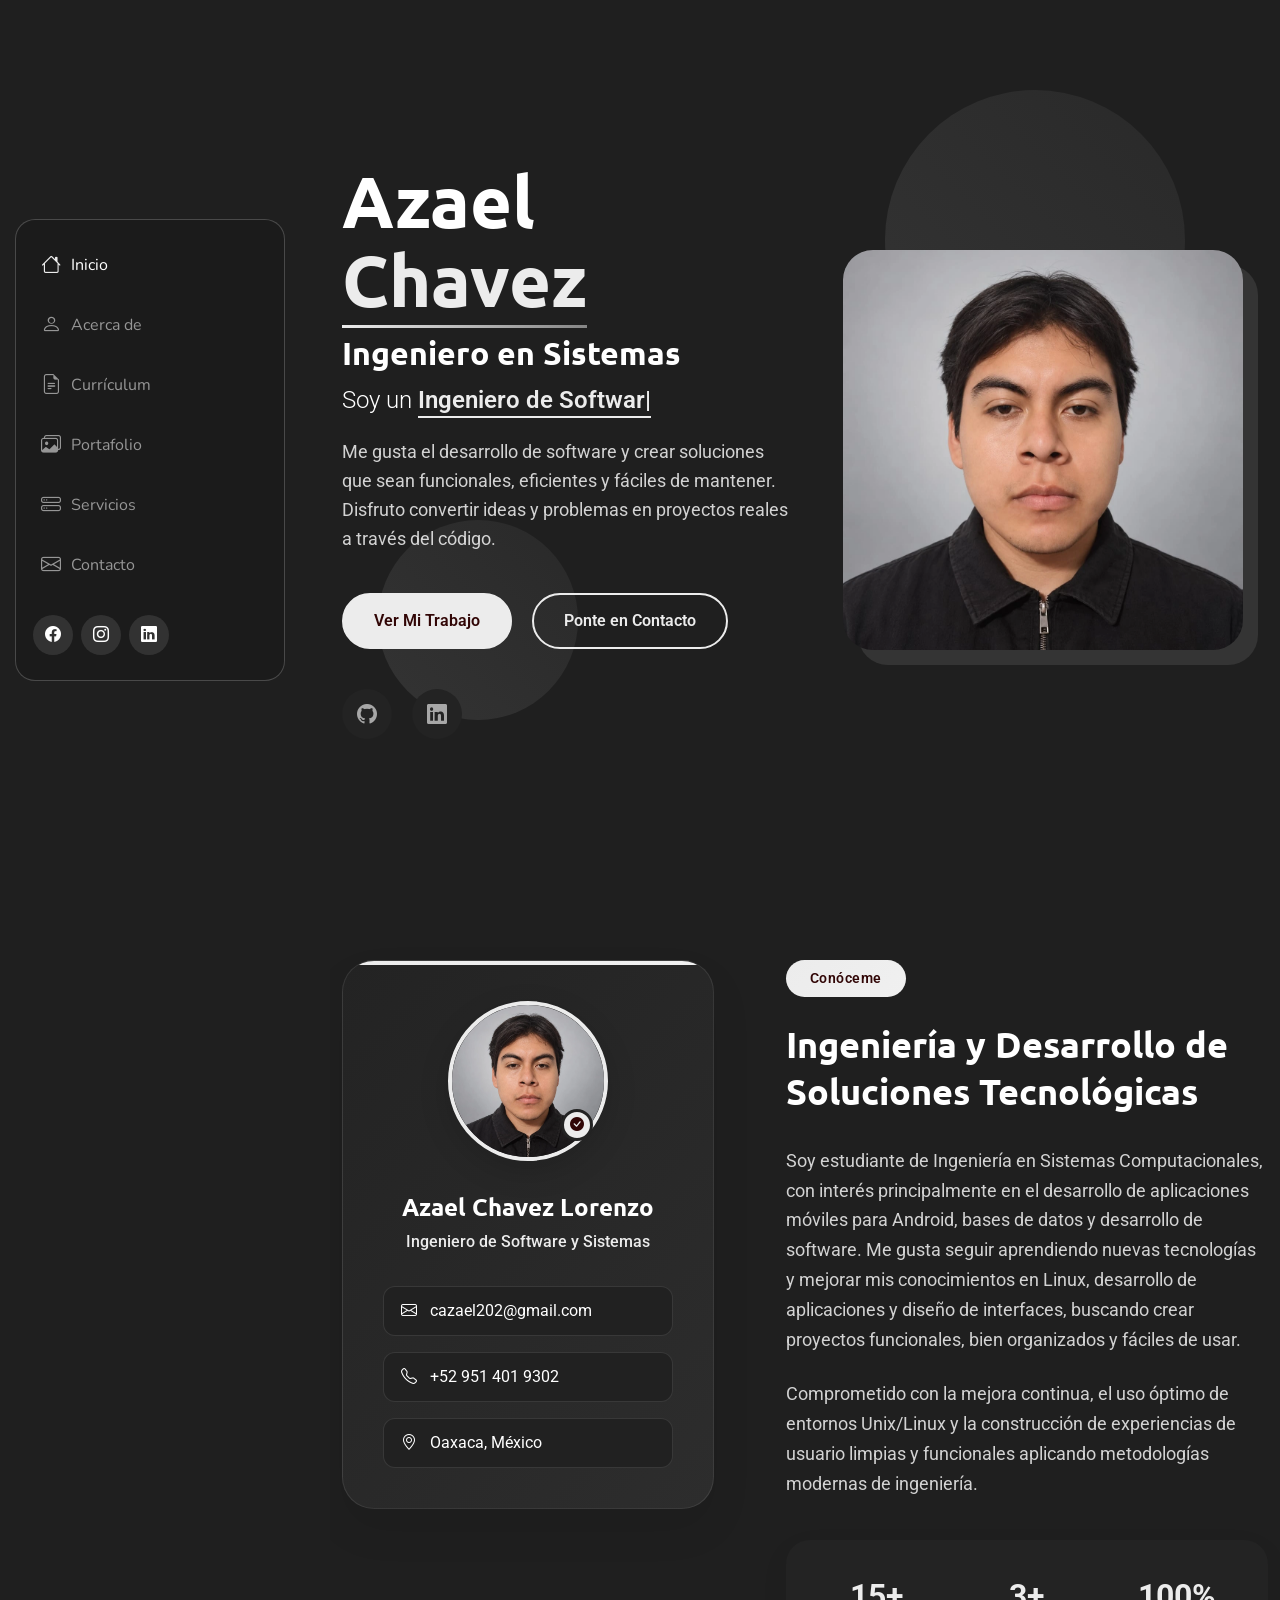
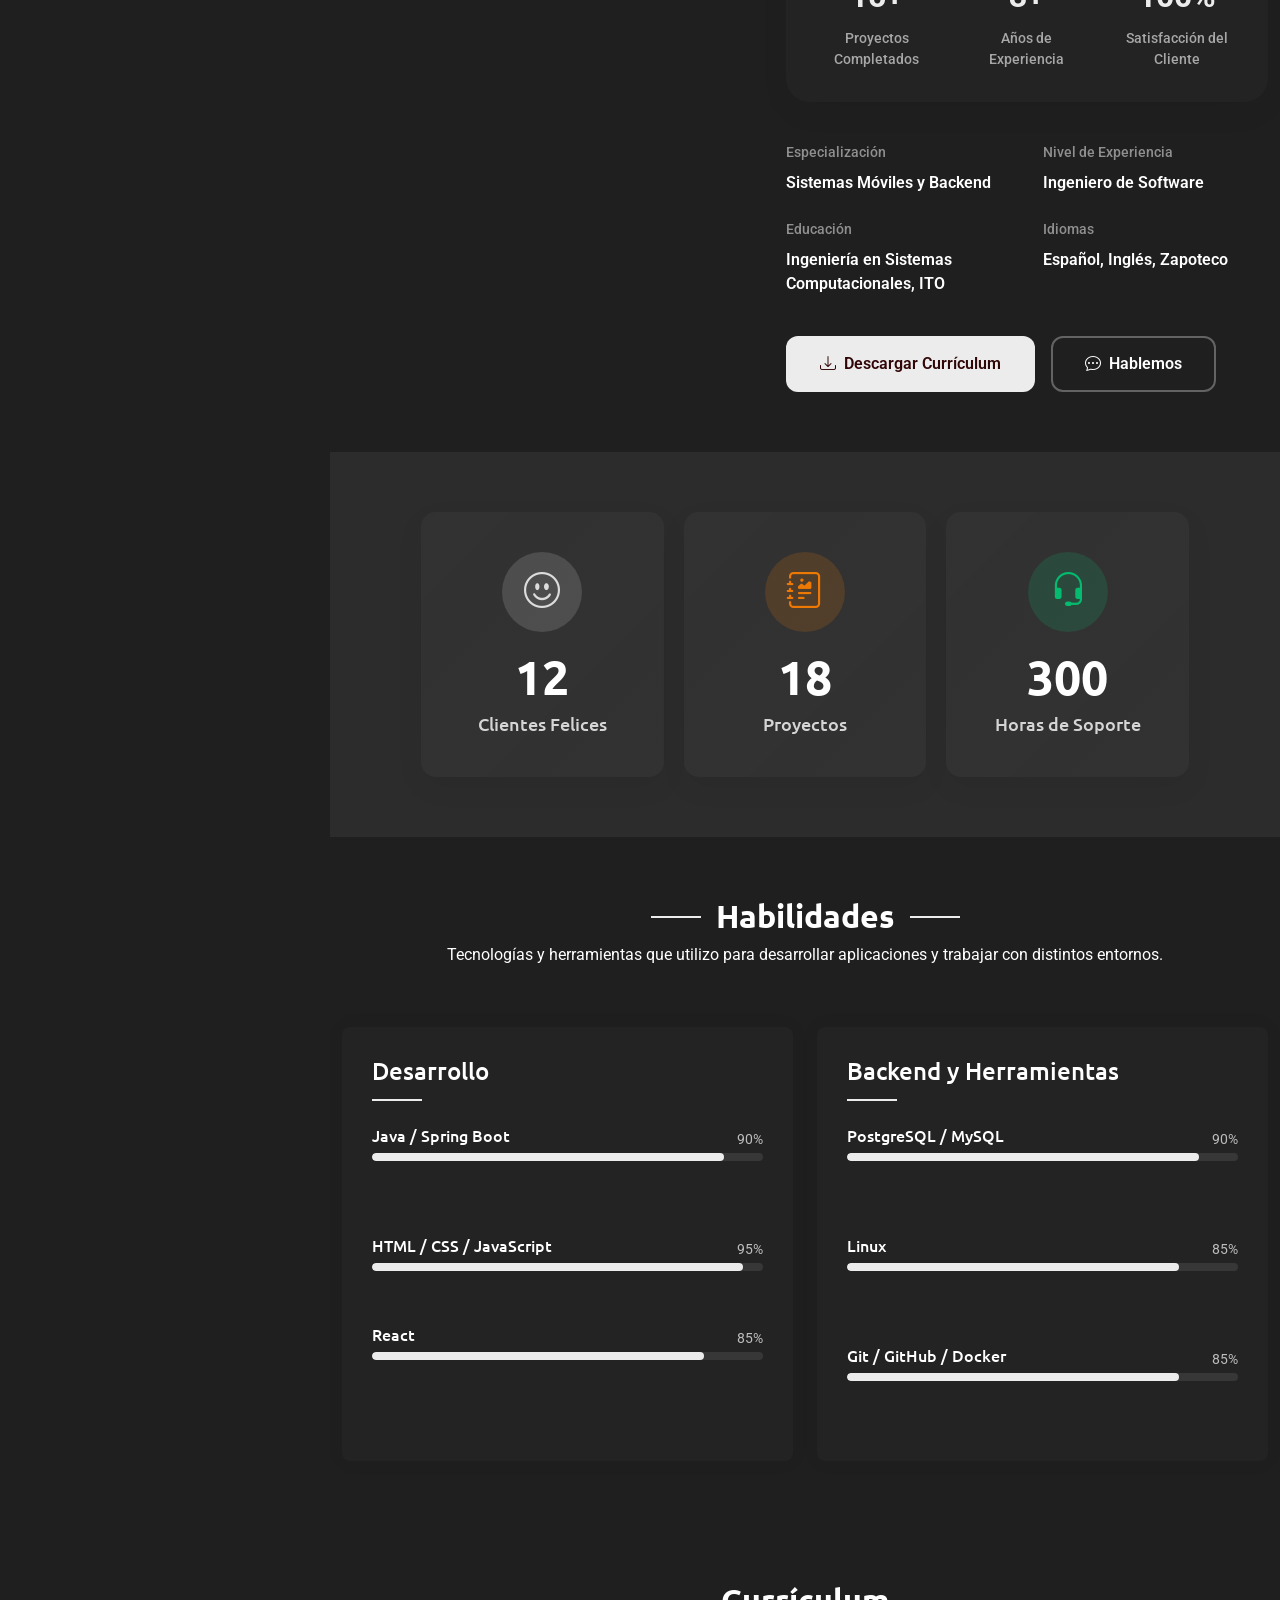
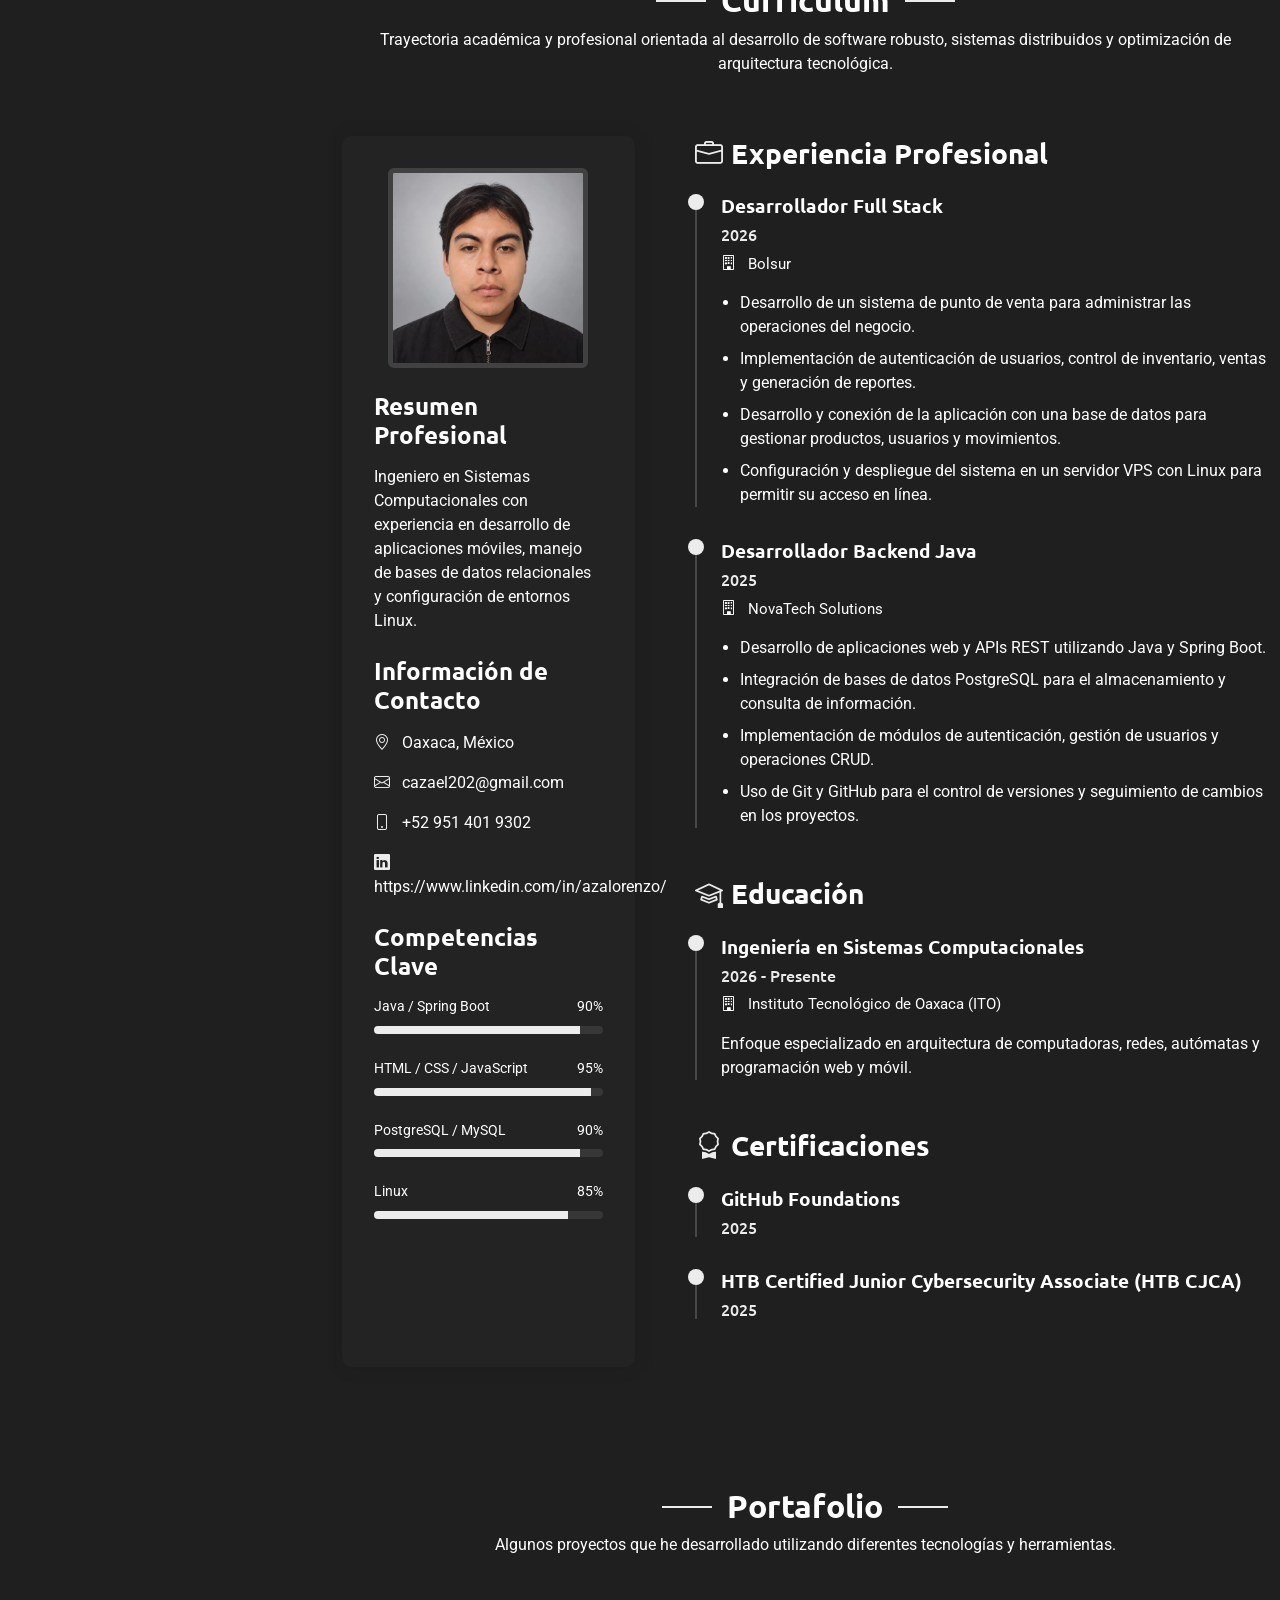
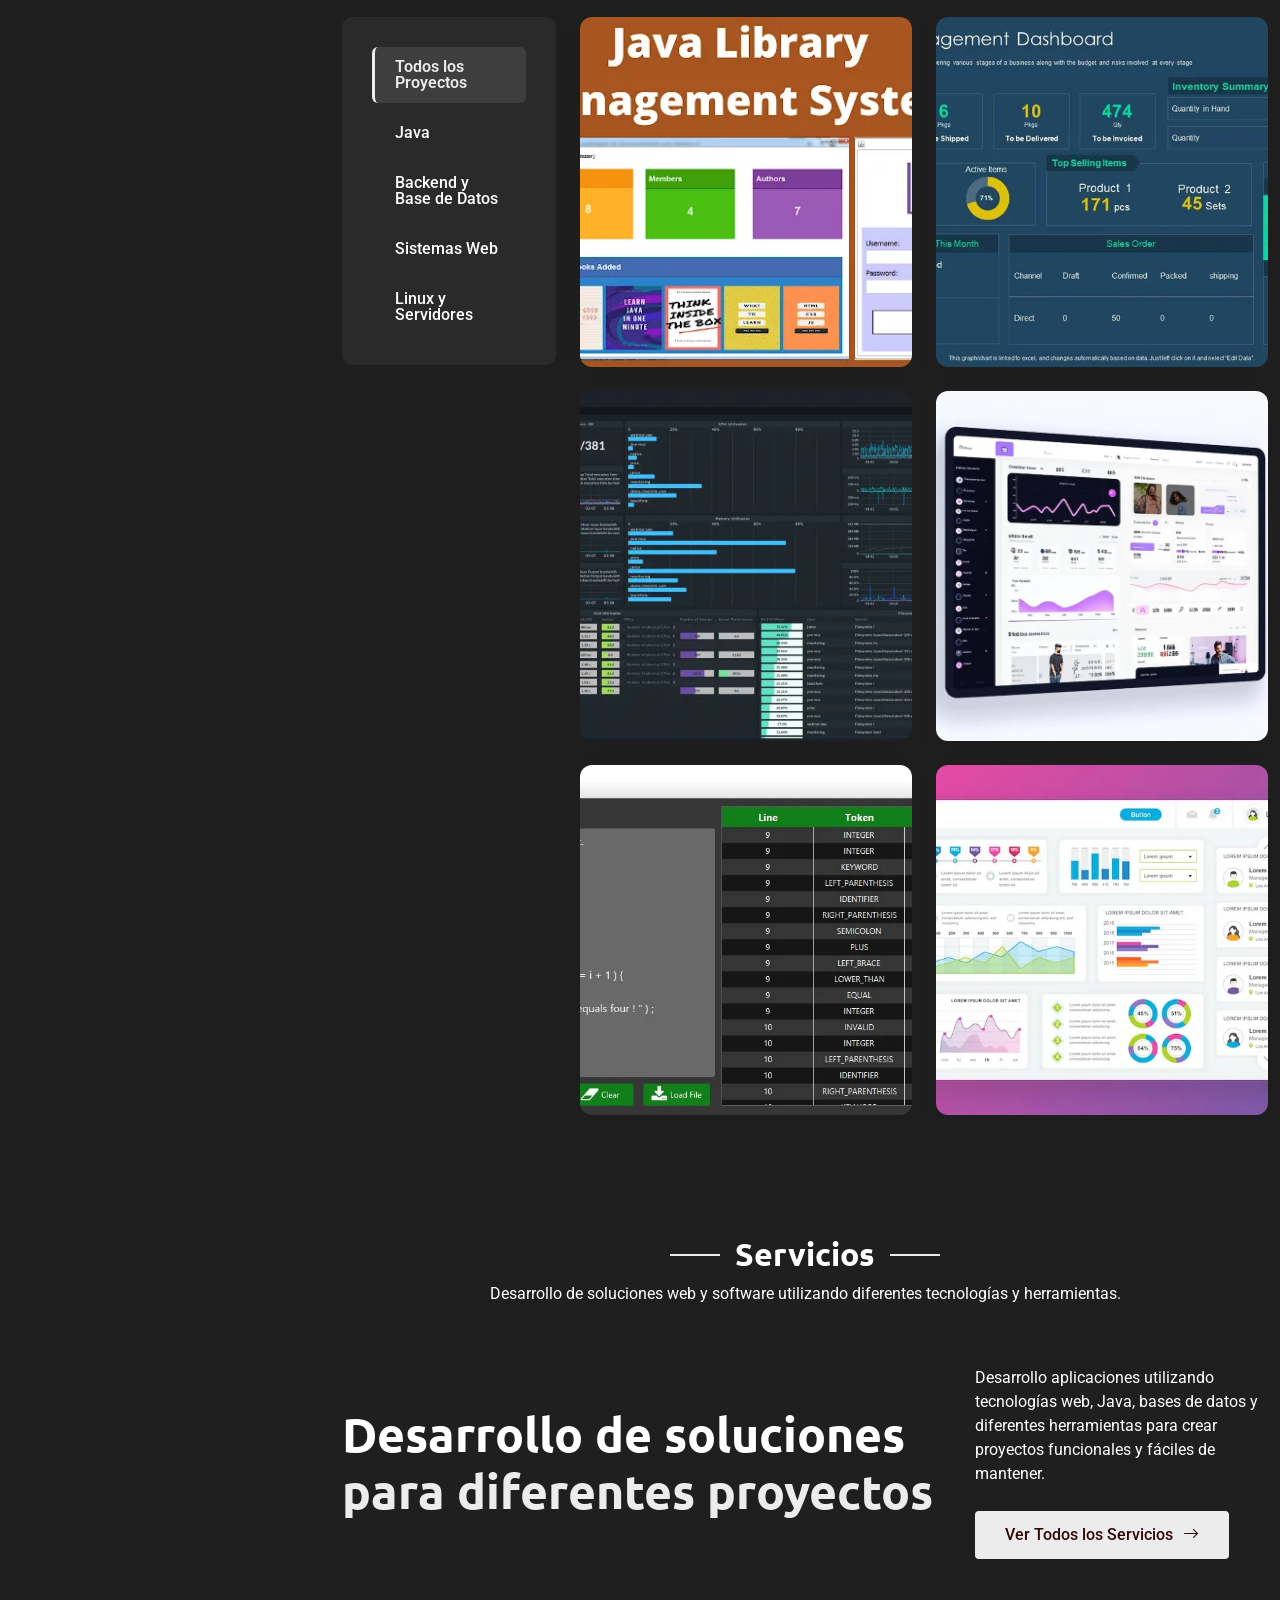
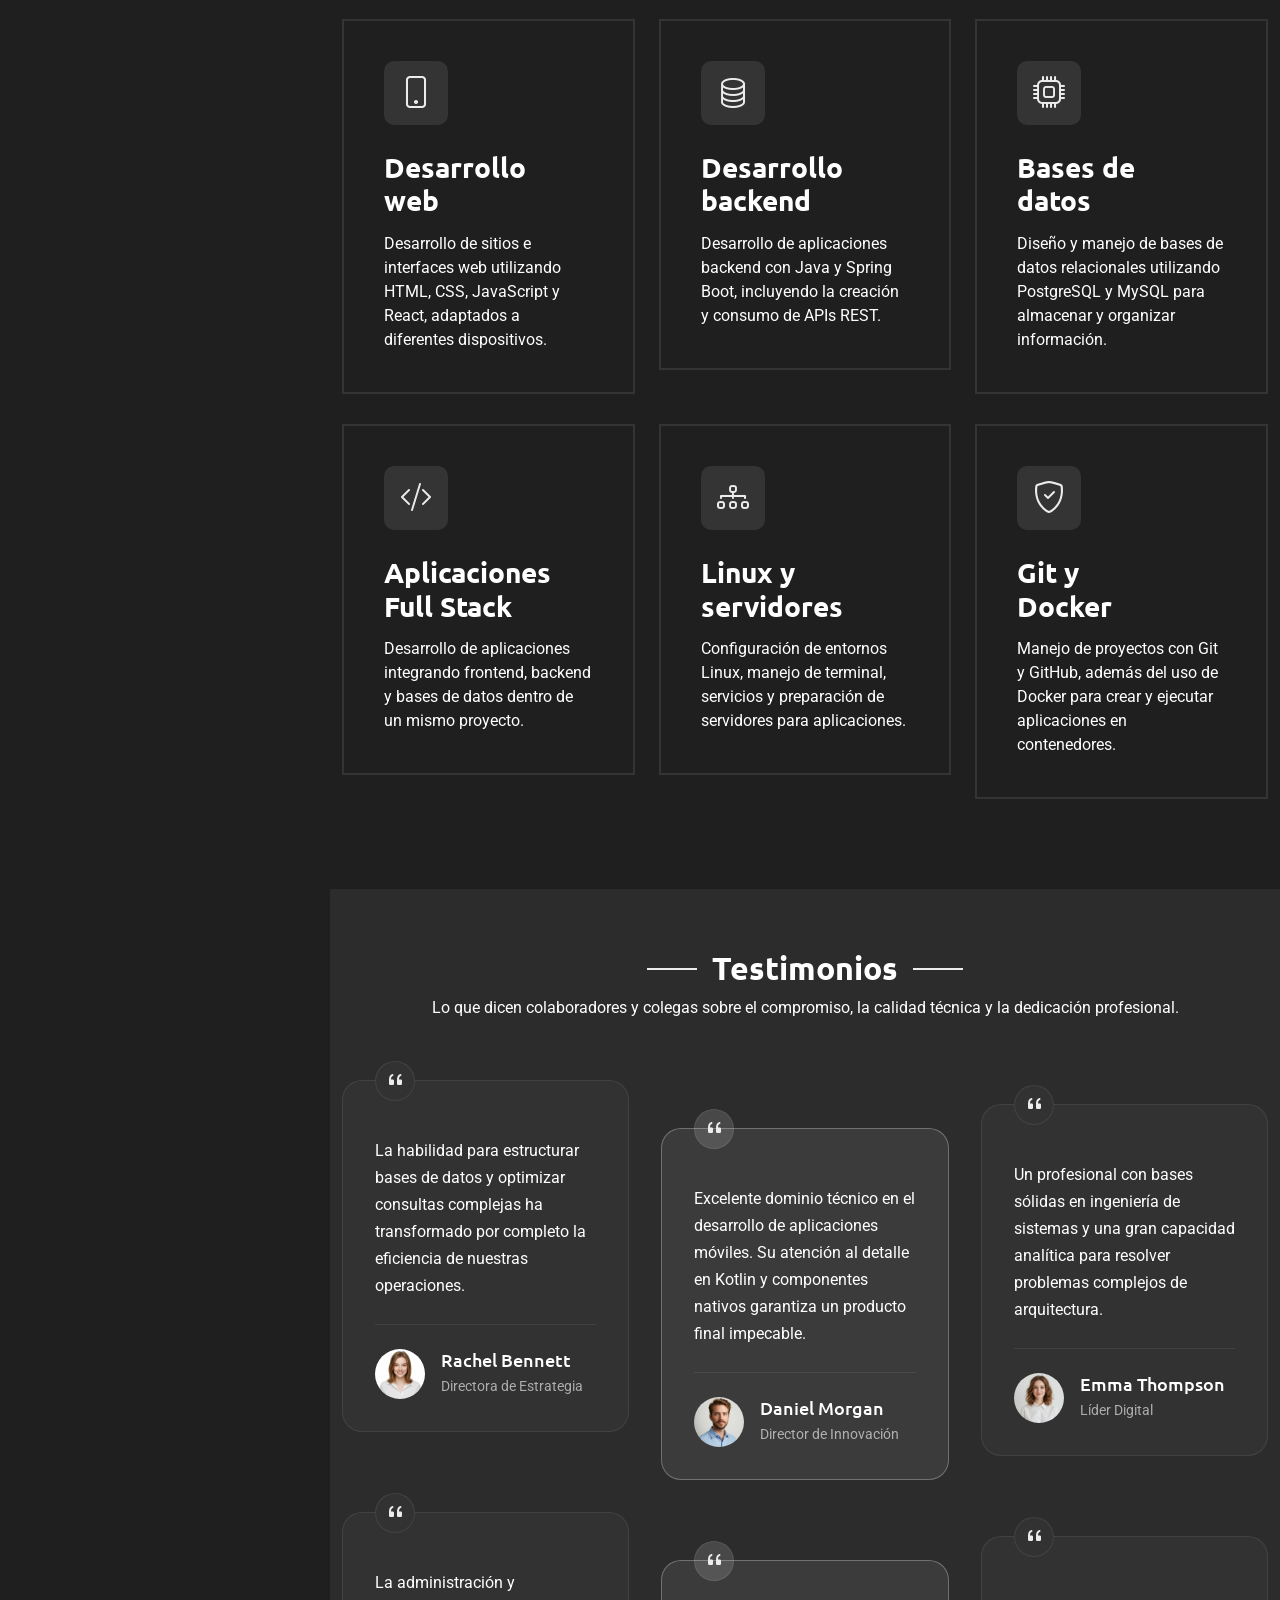
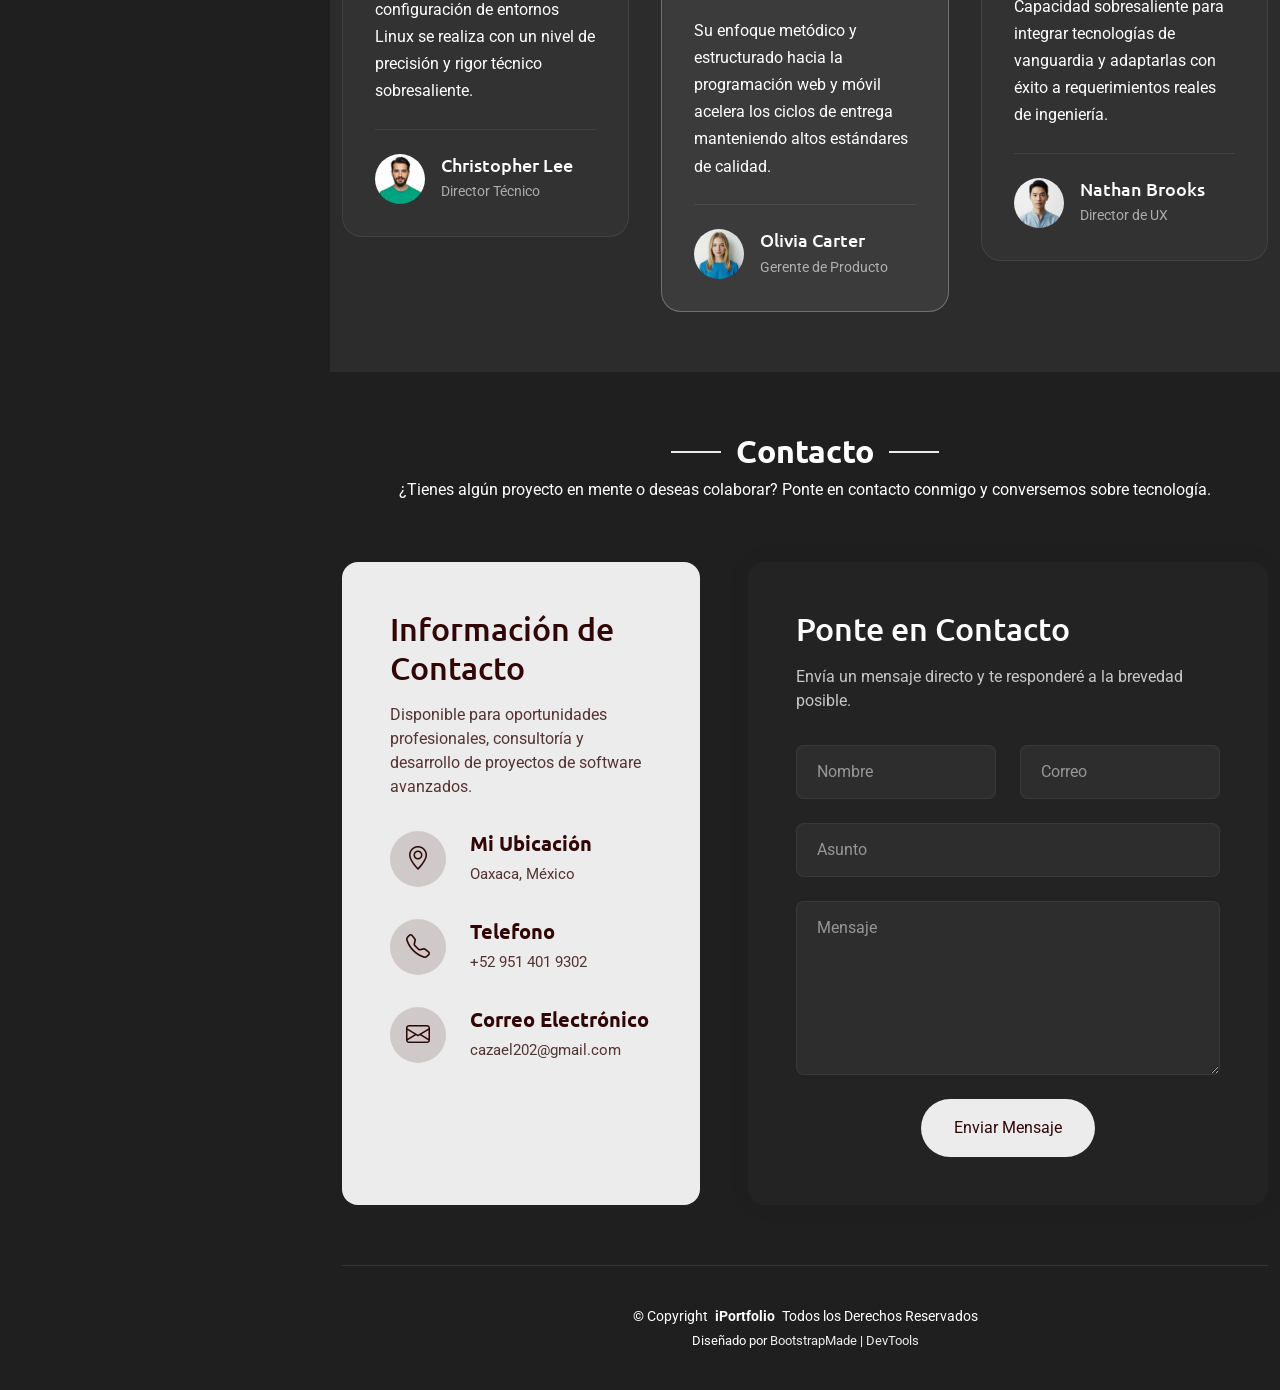
<file: index.html>
<!doctype html>
<html lang="es">
  <head>
    <meta charset="utf-8" />
    <meta content="width=device-width, initial-scale=1.0" name="viewport" />
    <title>Azael Chavez Lorenzo - Portafolio</title>
    <meta
      name="description"
      content="Portafolio profesional de Azael Chavez Lorenzo, Ingeniero en Sistemas Computacionales y Desarrollador de Software."
    />
    <meta name="keywords" content="Ingeniero en Sistemas, Android Developer, Backend, PostgreSQL, Linux, Portfolio" />

    <!-- Favicons -->
    <link href="assets/img/favicon.png" rel="icon" />
    <link href="assets/img/apple-touch-icon.png" rel="apple-touch-icon" />

    <!-- Fonts -->
    <link href="https://fonts.googleapis.com" rel="preconnect" />
    <link href="https://fonts.gstatic.com" rel="preconnect" crossorigin />
    <link
      href="https://fonts.googleapis.com/css2?family=Roboto:ital,wght@0,100;0,300;0,400;0,500;0,700;0,900;1,100;1,300;1,400;1,500;1,700;1,900&family=Ubuntu:ital,wght@0,300;0,400;0,500;0,700;1,300;1,400;1,500;1,700&family=Nunito:ital,wght@0,200;0,300;0,400;0,500;0,600;0,700;0,800;0,900;1,200;1,300;1,400;1,500;1,600;1,700;1,800;1,900&display=swap"
      rel="stylesheet"
    />

    <!-- Vendor CSS Files -->
    <link href="assets/vendor/bootstrap/css/bootstrap.min.css" rel="stylesheet" />
    <link href="assets/vendor/bootstrap-icons/bootstrap-icons.css" rel="stylesheet" />
    <link href="assets/vendor/aos/aos.css" rel="stylesheet" />
    <link href="assets/vendor/glightbox/css/glightbox.min.css" rel="stylesheet" />
    <link href="assets/vendor/swiper/swiper-bundle.min.css" rel="stylesheet" />

    <!-- Main CSS File -->
    <link href="assets/css/main.css" rel="stylesheet" />

    <!-- =======================================================
  * Template Name: SnapFolio
  * Template URL: https://bootstrapmade.com/snapfolio-bootstrap-portfolio-template/
  * Updated: Jul 21 2025 with Bootstrap v5.3.7
  * Author: BootstrapMade.com
  * License: https://bootstrapmade.com/license/
  ======================================================== -->
  </head>

  <body class="index-page">
    <header id="header" class="header dark-background d-flex flex-column justify-content-center">
      <i class="header-toggle d-xl-none bi bi-list"></i>

      <div class="header-container d-flex flex-column align-items-start">
        <nav id="navmenu" class="navmenu">
          <ul>
            <li>
              <a href="#hero"><i class="bi bi-house navicon"></i>Inicio</a>
            </li>
            <li>
              <a href="#about"><i class="bi bi-person navicon"></i> Acerca de</a>
            </li>
            <li>
              <a href="#resume"><i class="bi bi-file-earmark-text navicon"></i> Currículum</a>
            </li>
            <li>
              <a href="#portfolio"><i class="bi bi-images navicon"></i> Portafolio</a>
            </li>
            <li>
              <a href="#services"><i class="bi bi-hdd-stack navicon"></i> Servicios</a>
            </li>
            <li>
              <a href="#contact"><i class="bi bi-envelope navicon"></i> Contacto</a>
            </li>
          </ul>
        </nav>

        <div class="social-links text-center">
          <a href="https://www.facebook.com/share/1C6Wq9BFQS/" class="facebook"><i class="bi bi-facebook"></i></a>
          <a href="https://www.instagram.com/azalorenzoo/" class="instagram"><i class="bi bi-instagram"></i></a>
          <a href="https://www.linkedin.com/in/azalorenzo" class="linkedin"><i class="bi bi-linkedin"></i></a>
        </div>
      </div>
    </header>

    <main class="main">
      <!-- Hero Section -->
      <section id="hero" class="hero section">
        <div class="background-elements">
          <div class="bg-circle circle-1"></div>
          <div class="bg-circle circle-2"></div>
        </div>

        <div class="hero-content">
          <div class="container">
            <div class="row align-items-center">
              <div class="col-lg-6" data-aos="fade-right" data-aos-delay="100">
                <div class="hero-text">
                  <h1>Azael <span class="accent-text">Chavez</span></h1>
                  <h2>Ingeniero en Sistemas</h2>
                  <p class="lead">
                    Soy un
                    <span
                      class="typed"
                      data-typed-items="Ingeniero de Software, Desarrollador Android, Especialista Backend, Arquitecto de Sistemas"
                    ></span>
                  </p>
                  <p class="description">
                    Me gusta el desarrollo de software y crear soluciones que sean funcionales, eficientes y fáciles de
                    mantener. Disfruto convertir ideas y problemas en proyectos reales a través del código.
                  </p>

                  <div class="hero-actions">
                    <a href="#portfolio" class="btn btn-primary">Ver Mi Trabajo</a>
                    <a href="#contact" class="btn btn-outline">Ponte en Contacto</a>
                  </div>

                  <div class="social-links">
                    <a href="https://github.com/azalorenzo"><i class="bi bi-github"></i></a>
                    <a href="https://www.linkedin.com/in/azalorenzo/"><i class="bi bi-linkedin"></i></a>
                  </div>
                </div>
              </div>

              <div class="col-lg-6" data-aos="fade-left" data-aos-delay="200">
                <div class="hero-visual">
                  <div class="profile-container">
                    <div class="profile-background"></div>
                    <img src="assets/img/profile/profile.webp" alt="Azael Chavez" class="profile-image" />
                  </div>
                </div>
              </div>
            </div>
          </div>
        </div>
      </section>
      <!-- /Hero Section -->

      <!-- About Section -->
      <section id="about" class="about section">
        <div class="container" data-aos="fade-up" data-aos-delay="100">
          <div class="row">
            <div class="col-lg-5" data-aos="zoom-in" data-aos-delay="200">
              <div class="profile-card">
                <div class="profile-header">
                  <div class="profile-image">
                    <img src="assets/img/profile/profile.webp" alt="Profile Image" class="img-fluid" />
                  </div>
                  <div class="profile-badge">
                    <i class="bi bi-check-circle-fill"></i>
                  </div>
                </div>

                <div class="profile-content">
                  <h3>Azael Chavez Lorenzo</h3>
                  <p class="profession">Ingeniero de Software y Sistemas</p>

                  <div class="contact-links">
                    <a href="mailto:lorenzo.c.azael@gmail.com" class="contact-item">
                      <i class="bi bi-envelope"></i>
                      cazael202@gmail.com
                    </a>
                    <a href="tel:+529514019302" class="contact-item">
                      <i class="bi bi-telephone"></i>
                      +52 951 401 9302
                    </a>
                    <a href="#" class="contact-item">
                      <i class="bi bi-geo-alt"></i>
                      Oaxaca, México
                    </a>
                  </div>
                </div>
              </div>
            </div>

            <div class="col-lg-7" data-aos="fade-left" data-aos-delay="300">
              <div class="about-content">
                <div class="section-header">
                  <span class="badge-text">Conóceme</span>
                  <h2>Ingeniería y Desarrollo de Soluciones Tecnológicas</h2>
                </div>

                <div class="description">
                  <p>
                    Soy estudiante de Ingeniería en Sistemas Computacionales, con interés principalmente en el
                    desarrollo de aplicaciones móviles para Android, bases de datos y desarrollo de software. Me gusta
                    seguir aprendiendo nuevas tecnologías y mejorar mis conocimientos en Linux, desarrollo de
                    aplicaciones y diseño de interfaces, buscando crear proyectos funcionales, bien organizados y
                    fáciles de usar.
                  </p>

                  <p>
                    Comprometido con la mejora continua, el uso óptimo de entornos Unix/Linux y la construcción de
                    experiencias de usuario limpias y funcionales aplicando metodologías modernas de ingeniería.
                  </p>
                </div>

                <div class="stats-grid">
                  <div class="stat-item">
                    <div class="stat-number">15+</div>
                    <div class="stat-label">Proyectos Completados</div>
                  </div>
                  <div class="stat-item">
                    <div class="stat-number">3+</div>
                    <div class="stat-label">Años de Experiencia</div>
                  </div>
                  <div class="stat-item">
                    <div class="stat-number">100%</div>
                    <div class="stat-label">Satisfacción del Cliente</div>
                  </div>
                </div>

                <div class="details-grid">
                  <div class="detail-row">
                    <div class="detail-item">
                      <span class="detail-label">Especialización</span>
                      <span class="detail-value">Sistemas Móviles y Backend</span>
                    </div>
                    <div class="detail-item">
                      <span class="detail-label">Nivel de Experiencia</span>
                      <span class="detail-value">Ingeniero de Software</span>
                    </div>
                  </div>
                  <div class="detail-row">
                    <div class="detail-item">
                      <span class="detail-label">Educación</span>
                      <span class="detail-value">Ingeniería en Sistemas Computacionales, ITO</span>
                    </div>
                    <div class="detail-item">
                      <span class="detail-label">Idiomas</span>
                      <span class="detail-value">Español, Inglés, Zapoteco</span>
                    </div>
                  </div>
                </div>

                <div class="cta-section">
                  <a href="#" class="btn btn-primary">
                    <i class="bi bi-download"></i>
                    Descargar Currículum
                  </a>
                  <a href="#" class="btn btn-outline">
                    <i class="bi bi-chat-dots"></i>
                    Hablemos
                  </a>
                </div>
              </div>
            </div>
          </div>
        </div>
      </section>
      <!-- /About Section -->

      <!-- Stats Section -->
      <section id="stats" class="stats section light-background">
        <div class="container" data-aos="fade-up" data-aos-delay="100">
          <div class="row justify-content-center">
            <div class="col-lg-10">
              <div class="stats-wrapper">
                <div class="stats-item" data-aos="zoom-in" data-aos-delay="150">
                  <div class="icon-wrapper">
                    <i class="bi bi-emoji-smile"></i>
                  </div>
                  <span
                    data-purecounter-start="0"
                    data-purecounter-end="12"
                    data-purecounter-duration="1"
                    class="purecounter"
                  ></span>
                  <p>Clientes Felices</p>
                </div>
                <!-- End Stats Item -->

                <div class="stats-item" data-aos="zoom-in" data-aos-delay="200">
                  <div class="icon-wrapper">
                    <i class="bi bi-journal-richtext"></i>
                  </div>
                  <span
                    data-purecounter-start="0"
                    data-purecounter-end="18"
                    data-purecounter-duration="1"
                    class="purecounter"
                  ></span>
                  <p>Proyectos</p>
                </div>
                <!-- End Stats Item -->

                <div class="stats-item" data-aos="zoom-in" data-aos-delay="250">
                  <div class="icon-wrapper">
                    <i class="bi bi-headset"></i>
                  </div>
                  <span
                    data-purecounter-start="0"
                    data-purecounter-end="300"
                    data-purecounter-duration="1"
                    class="purecounter"
                  ></span>
                  <p>Horas de Soporte</p>
                </div>
                <!-- End Stats Item -->
              </div>
            </div>
          </div>
        </div>
      </section>
      <!-- /Stats Section -->

      <!-- Skills Section -->
      <section id="skills" class="skills section">
        <!-- Section Title -->
        <div class="container section-title" data-aos="fade-up">
          <h2>Habilidades</h2>
          <p>Tecnologías y herramientas que utilizo para desarrollar aplicaciones y trabajar con distintos entornos.</p>
        </div>
        <!-- End Section Title -->

        <div class="container" data-aos="fade-up" data-aos-delay="100">
          <div class="row">
            <!-- Desarrollo -->
            <div class="col-lg-6">
              <div class="skills-category" data-aos="fade-up" data-aos-delay="200">
                <h3>Desarrollo</h3>

                <div class="skills-animation">
                  <div class="skill-item">
                    <div class="d-flex justify-content-between align-items-center">
                      <h4>Java / Spring Boot</h4>
                      <span class="skill-percentage">90%</span>
                    </div>

                    <div class="progress">
                      <div
                        class="progress-bar"
                        role="progressbar"
                        aria-valuenow="90"
                        aria-valuemin="0"
                        aria-valuemax="100"
                      ></div>
                    </div>

                    <div class="skill-tooltip">
                      Desarrollo con Java, programación orientada a objetos, APIs REST y Spring Boot.
                    </div>
                  </div>

                  <div class="skill-item">
                    <div class="d-flex justify-content-between align-items-center">
                      <h4>HTML / CSS / JavaScript</h4>
                      <span class="skill-percentage">95%</span>
                    </div>

                    <div class="progress">
                      <div
                        class="progress-bar"
                        role="progressbar"
                        aria-valuenow="95"
                        aria-valuemin="0"
                        aria-valuemax="100"
                      ></div>
                    </div>

                    <div class="skill-tooltip">Desarrollo de interfaces web responsivas e interactivas.</div>
                  </div>

                  <div class="skill-item">
                    <div class="d-flex justify-content-between align-items-center">
                      <h4>React</h4>
                      <span class="skill-percentage">85%</span>
                    </div>

                    <div class="progress">
                      <div
                        class="progress-bar"
                        role="progressbar"
                        aria-valuenow="85"
                        aria-valuemin="0"
                        aria-valuemax="100"
                      ></div>
                    </div>

                    <div class="skill-tooltip">
                      Creación de interfaces con componentes, manejo de estados y consumo de APIs.
                    </div>
                  </div>
                </div>
              </div>
            </div>
            <!-- End Development Skills -->

            <!-- Backend y herramientas -->
            <div class="col-lg-6">
              <div class="skills-category" data-aos="fade-up" data-aos-delay="300">
                <h3>Backend y Herramientas</h3>

                <div class="skills-animation">
                  <div class="skill-item">
                    <div class="d-flex justify-content-between align-items-center">
                      <h4>PostgreSQL / MySQL</h4>
                      <span class="skill-percentage">90%</span>
                    </div>

                    <div class="progress">
                      <div
                        class="progress-bar"
                        role="progressbar"
                        aria-valuenow="90"
                        aria-valuemin="0"
                        aria-valuemax="100"
                      ></div>
                    </div>

                    <div class="skill-tooltip">Diseño y manejo de bases de datos relacionales y consultas SQL.</div>
                  </div>

                  <div class="skill-item">
                    <div class="d-flex justify-content-between align-items-center">
                      <h4>Linux</h4>
                      <span class="skill-percentage">85%</span>
                    </div>

                    <div class="progress">
                      <div
                        class="progress-bar"
                        role="progressbar"
                        aria-valuenow="85"
                        aria-valuemin="0"
                        aria-valuemax="100"
                      ></div>
                    </div>

                    <div class="skill-tooltip">
                      Manejo de terminal, configuración de servicios y administración de entornos Linux.
                    </div>
                  </div>

                  <div class="skill-item">
                    <div class="d-flex justify-content-between align-items-center">
                      <h4>Git / GitHub / Docker</h4>
                      <span class="skill-percentage">85%</span>
                    </div>

                    <div class="progress">
                      <div
                        class="progress-bar"
                        role="progressbar"
                        aria-valuenow="85"
                        aria-valuemin="0"
                        aria-valuemax="100"
                      ></div>
                    </div>

                    <div class="skill-tooltip">Control de versiones, manejo de repositorios y uso de contenedores.</div>
                  </div>
                </div>
              </div>
            </div>
            <!-- End Backend Skills -->
          </div>
        </div>
      </section>
      <!-- /Skills Section -->

      <!-- Resume Section -->
      <section id="resume" class="resume section">
        <!-- Section Title -->
        <div class="container section-title" data-aos="fade-up">
          <h2>Currículum</h2>
          <p>
            Trayectoria académica y profesional orientada al desarrollo de software robusto, sistemas distribuidos y
            optimización de arquitectura tecnológica.
          </p>
        </div>
        <!-- End Section Title -->

        <div class="container" data-aos="fade-up" data-aos-delay="100">
          <div class="row gy-4">
            <!-- Left column with summary and contact -->
            <div class="col-lg-4">
              <div class="resume-side" data-aos="fade-right" data-aos-delay="100">
                <div class="profile-img mb-4">
                  <img src="assets/img/profile/profile.webp" alt="Profile" class="img-fluid rounded" />
                </div>

                <h3>Resumen Profesional</h3>
                <p>
                  Ingeniero en Sistemas Computacionales con experiencia en desarrollo de aplicaciones móviles, manejo de
                  bases de datos relacionales y configuración de entornos Linux.
                </p>

                <h3 class="mt-4">Información de Contacto</h3>
                <ul class="contact-info list-unstyled">
                  <li><i class="bi bi-geo-alt"></i> Oaxaca, México</li>
                  <li><i class="bi bi-envelope"></i> cazael202@gmail.com</li>
                  <li><i class="bi bi-phone"></i> +52 951 401 9302</li>
                  <li><i class="bi bi-linkedin"></i> https://www.linkedin.com/in/azalorenzo/</li>
                </ul>

                <div class="skills-animation mt-4">
                  <h3>Competencias Clave</h3>

                  <div class="skill-item">
                    <div class="d-flex justify-content-between">
                      <span>Java / Spring Boot</span>
                      <span>90%</span>
                    </div>
                    <div class="progress">
                      <div
                        class="progress-bar"
                        role="progressbar"
                        aria-valuenow="90"
                        aria-valuemin="0"
                        aria-valuemax="100"
                      ></div>
                    </div>
                  </div>

                  <div class="skill-item">
                    <div class="d-flex justify-content-between">
                      <span>HTML / CSS / JavaScript</span>
                      <span>95%</span>
                    </div>
                    <div class="progress">
                      <div
                        class="progress-bar"
                        role="progressbar"
                        aria-valuenow="95"
                        aria-valuemin="0"
                        aria-valuemax="100"
                      ></div>
                    </div>
                  </div>

                  <div class="skill-item">
                    <div class="d-flex justify-content-between">
                      <span>PostgreSQL / MySQL</span>
                      <span>90%</span>
                    </div>
                    <div class="progress">
                      <div
                        class="progress-bar"
                        role="progressbar"
                        aria-valuenow="90"
                        aria-valuemin="0"
                        aria-valuemax="100"
                      ></div>
                    </div>
                  </div>

                  <div class="skill-item">
                    <div class="d-flex justify-content-between">
                      <span>Linux</span>
                      <span>85%</span>
                    </div>
                    <div class="progress">
                      <div
                        class="progress-bar"
                        role="progressbar"
                        aria-valuenow="85"
                        aria-valuemin="0"
                        aria-valuemax="100"
                      ></div>
                    </div>
                  </div>
                </div>
              </div>
            </div>

            <!-- Right column with experience and education -->
            <div class="col-lg-8 ps-4 ps-lg-5">
              <!-- Experience Section -->
              <div class="resume-section" data-aos="fade-up">
                <h3><i class="bi bi-briefcase me-2"></i>Experiencia Profesional</h3>

                <div class="resume-item">
                  <h4>Desarrollador Full Stack</h4>
                  <h5>2026</h5>
                  <p class="company"><i class="bi bi-building"></i> Bolsur</p>
                  <ul>
                    <li>Desarrollo de un sistema de punto de venta para administrar las operaciones del negocio.</li>
                    <li>
                      Implementación de autenticación de usuarios, control de inventario, ventas y generación de
                      reportes.
                    </li>
                    <li>
                      Desarrollo y conexión de la aplicación con una base de datos para gestionar productos, usuarios y
                      movimientos.
                    </li>
                    <li>
                      Configuración y despliegue del sistema en un servidor VPS con Linux para permitir su acceso en
                      línea.
                    </li>
                  </ul>
                </div>

                <div class="resume-item">
                  <h4>Desarrollador Backend Java</h4>
                  <h5>2025</h5>
                  <p class="company"><i class="bi bi-building"></i> NovaTech Solutions</p>
                  <ul>
                    <li>Desarrollo de aplicaciones web y APIs REST utilizando Java y Spring Boot.</li>
                    <li>Integración de bases de datos PostgreSQL para el almacenamiento y consulta de información.</li>
                    <li>Implementación de módulos de autenticación, gestión de usuarios y operaciones CRUD.</li>
                    <li>Uso de Git y GitHub para el control de versiones y seguimiento de cambios en los proyectos.</li>
                  </ul>
                </div>
              </div>

              <!-- Education Section -->
              <div class="resume-section" data-aos="fade-up" data-aos-delay="100">
                <h3><i class="bi bi-mortarboard me-2"></i>Educación</h3>

                <div class="resume-item">
                  <h4>Ingeniería en Sistemas Computacionales</h4>
                  <h5>2026 - Presente</h5>
                  <p class="company"><i class="bi bi-building"></i> Instituto Tecnológico de Oaxaca (ITO)</p>
                  <p>
                    Enfoque especializado en arquitectura de computadoras, redes, autómatas y programación web y móvil.
                  </p>
                </div>
              </div>

              <!-- Certifications Section -->
              <div class="resume-section" data-aos="fade-up" data-aos-delay="200">
                <h3><i class="bi bi-award me-2"></i>Certificaciones</h3>

                <div class="resume-item">
                  <h4>GitHub Foundations</h4>
                  <h5>2025</h5>
                </div>

                <div class="resume-item">
                  <h4>HTB Certified Junior Cybersecurity Associate (HTB CJCA)</h4>
                  <h5>2025</h5>
                </div>
              </div>
            </div>
          </div>
        </div>
      </section>
      <!-- /Resume Section -->

      <!-- Portfolio Section -->
      <section id="portfolio" class="portfolio section">
        <!-- Section Title -->
        <div class="container section-title" data-aos="fade-up">
          <h2>Portafolio</h2>
          <p>Algunos proyectos que he desarrollado utilizando diferentes tecnologías y herramientas.</p>
        </div>
        <!-- End Section Title -->

        <div class="container" data-aos="fade-up" data-aos-delay="100">
          <div class="isotope-layout" data-default-filter="*" data-layout="masonry" data-sort="original-order">
            <div class="row">
              <div class="col-lg-3 filter-sidebar">
                <div class="filters-wrapper" data-aos="fade-right" data-aos-delay="150">
                  <ul class="portfolio-filters isotope-filters">
                    <li data-filter="*" class="filter-active">Todos los Proyectos</li>
                    <li data-filter=".filter-mobile">Java</li>
                    <li data-filter=".filter-backend">Backend y Base de Datos</li>
                    <li data-filter=".filter-web">Sistemas Web</li>
                    <li data-filter=".filter-automotive">Linux y Servidores</li>
                  </ul>
                </div>
              </div>

              <div class="col-lg-9">
                <div class="row gy-4 portfolio-container isotope-container" data-aos="fade-up" data-aos-delay="200">
                  <div class="col-lg-6 col-md-6 portfolio-item isotope-item filter-mobile">
                    <div class="portfolio-wrap">
                      <img
                        src="assets/img/portfolio/portfolio-portrait-1.webp"
                        class="img-fluid"
                        alt="Portfolio Image"
                        loading="lazy"
                      />
                      <div class="portfolio-info">
                        <div class="content">
                          <span class="category">Java</span>
                          <h4>Sistema de Biblioteca</h4>
                          <div class="portfolio-links">
                            <a
                              href="assets/img/portfolio/portfolio-portrait-1.webp"
                              class="glightbox"
                              title="Sistema de Biblioteca"
                              ><i class="bi bi-plus-lg"></i
                            ></a>
                            <a href="portfolio-details.html" title="Más Detalles"><i class="bi bi-arrow-right"></i></a>
                          </div>
                        </div>
                      </div>
                    </div>
                  </div>
                  <!-- End Portfolio Item -->

                  <div class="col-lg-6 col-md-6 portfolio-item isotope-item filter-backend">
                    <div class="portfolio-wrap">
                      <img
                        src="assets/img/portfolio/portfolio-2.webp"
                        class="img-fluid"
                        alt="Portfolio Image"
                        loading="lazy"
                      />
                      <div class="portfolio-info">
                        <div class="content">
                          <span class="category">Backend y Base de Datos</span>
                          <h4>Sistema de Inventario</h4>
                          <div class="portfolio-links">
                            <a
                              href="assets/img/portfolio/portfolio-2.webp"
                              class="glightbox"
                              title="Sistema de Inventario"
                              ><i class="bi bi-plus-lg"></i
                            ></a>
                            <a href="portfolio-details-1.html" title="Más Detalles"
                              ><i class="bi bi-arrow-right"></i
                            ></a>
                          </div>
                        </div>
                      </div>
                    </div>
                  </div>
                  <!-- End Portfolio Item -->

                  <div class="col-lg-6 col-md-6 portfolio-item isotope-item filter-automotive">
                    <div class="portfolio-wrap">
                      <img
                        src="assets/img/portfolio/portfolio-portrait-2.webp"
                        class="img-fluid"
                        alt="Portfolio Image"
                        loading="lazy"
                      />
                      <div class="portfolio-info">
                        <div class="content">
                          <span class="category">Linux y Servidores</span>
                          <h4>Monitor de Servidor Linux</h4>
                          <div class="portfolio-links">
                            <a
                              href="assets/img/portfolio/portfolio-portrait-2.webp"
                              class="glightbox"
                              title="Monitor de Servidor Linux"
                              ><i class="bi bi-plus-lg"></i
                            ></a>
                            <a href="portfolio-details-2.html" title="Más Detalles"
                              ><i class="bi bi-arrow-right"></i
                            ></a>
                          </div>
                        </div>
                      </div>
                    </div>
                  </div>
                  <!-- End Portfolio Item -->

                  <div class="col-lg-6 col-md-6 portfolio-item isotope-item filter-web">
                    <div class="portfolio-wrap">
                      <img
                        src="assets/img/portfolio/portfolio-portrait-4.webp"
                        class="img-fluid"
                        alt="Portfolio Image"
                        loading="lazy"
                      />
                      <div class="portfolio-info">
                        <div class="content">
                          <span class="category">Sistemas Web</span>
                          <h4>Tienda en Línea</h4>
                          <div class="portfolio-links">
                            <a
                              href="assets/img/portfolio/portfolio-portrait-4.webp"
                              class="glightbox"
                              title="Tienda en Línea"
                              ><i class="bi bi-plus-lg"></i
                            ></a>
                            <a href="portfolio-details-3.html" title="Más Detalles"
                              ><i class="bi bi-arrow-right"></i
                            ></a>
                          </div>
                        </div>
                      </div>
                    </div>
                  </div>
                  <!-- End Portfolio Item -->

                  <div class="col-lg-6 col-md-6 portfolio-item isotope-item filter-mobile">
                    <div class="portfolio-wrap">
                      <img
                        src="assets/img/portfolio/portfolio-5.webp"
                        class="img-fluid"
                        alt="Portfolio Image"
                        loading="lazy"
                      />
                      <div class="portfolio-info">
                        <div class="content">
                          <span class="category">Java</span>
                          <h4>Analizador Léxico en Java</h4>
                          <div class="portfolio-links">
                            <a href="assets/img/portfolio/portfolio-5.webp" class="glightbox" title="Analizador Léxico"
                              ><i class="bi bi-plus-lg"></i
                            ></a>
                            <a href="portfolio-details-4.html" title="Más Detalles"
                              ><i class="bi bi-arrow-right"></i
                            ></a>
                          </div>
                        </div>
                      </div>
                    </div>
                  </div>
                  <!-- End Portfolio Item -->

                  <div class="col-lg-6 col-md-6 portfolio-item isotope-item filter-web">
                    <div class="portfolio-wrap">
                      <img
                        src="assets/img/portfolio/panel_administracion_web.webp"
                        class="img-fluid"
                        alt="Portfolio Image"
                        loading="lazy"
                      />
                      <div class="portfolio-info">
                        <div class="content">
                          <span class="category">Sistemas Web</span>
                          <h4>Panel de Administración Web</h4>
                          <div class="portfolio-links">
                            <a
                              href="assets/img/portfolio/panel_administracion_web.webp"
                              class="glightbox"
                              title="Panel de Administración Web"
                              ><i class="bi bi-plus-lg"></i
                            ></a>
                            <a href="portfolio-details-5.html" title="Más Detalles"
                              ><i class="bi bi-arrow-right"></i
                            ></a>
                          </div>
                        </div>
                      </div>
                    </div>
                  </div>
                  <!-- End Portfolio Item -->
                </div>
                <!-- End Portfolio Container -->
              </div>
            </div>
          </div>
        </div>
      </section>
      <!-- /Portfolio Section -->

      <!-- Services Section -->
      <section id="services" class="services section">
        <!-- Section Title -->
        <div class="container section-title" data-aos="fade-up">
          <h2>Servicios</h2>
          <p>Desarrollo de soluciones web y software utilizando diferentes tecnologías y herramientas.</p>
        </div>
        <!-- End Section Title -->

        <div class="container" data-aos="fade-up" data-aos-delay="100">
          <div class="service-header">
            <div class="row align-items-center">
              <div class="col-lg-8 col-md-12">
                <div class="service-intro">
                  <h2 class="service-heading">
                    <div>Desarrollo de soluciones</div>
                    <div><span>para diferentes proyectos</span></div>
                  </h2>
                </div>
              </div>
              <div class="col-lg-4 col-md-12">
                <div class="service-summary">
                  <p>
                    Desarrollo aplicaciones utilizando tecnologías web, Java, bases de datos y diferentes herramientas
                    para crear proyectos funcionales y fáciles de mantener.
                  </p>
                  <a href="service-details.html" class="service-btn">
                    Ver Todos los Servicios
                    <i class="bi bi-arrow-right"></i>
                  </a>
                </div>
              </div>
            </div>
          </div>

          <div class="row justify-content-center">
            <div class="col-lg-4 col-md-6" data-aos="fade-up" data-aos-delay="100">
              <div class="service-card position-relative z-1">
                <div class="service-icon">
                  <i class="bi bi-phone"></i>
                </div>
                <a
                  href="service-details.html"
                  class="card-action d-flex align-items-center justify-content-center rounded-circle"
                >
                  <i class="bi bi-arrow-up-right"></i>
                </a>
                <h3>
                  <a href="service-details.html"> Desarrollo <span>web</span> </a>
                </h3>
                <p>
                  Desarrollo de sitios e interfaces web utilizando HTML, CSS, JavaScript y React, adaptados a diferentes
                  dispositivos.
                </p>
              </div>
            </div>

            <div class="col-lg-4 col-md-6" data-aos="fade-up" data-aos-delay="200">
              <div class="service-card position-relative z-1">
                <div class="service-icon">
                  <i class="bi bi-database"></i>
                </div>
                <a
                  href="service-details.html"
                  class="card-action d-flex align-items-center justify-content-center rounded-circle"
                >
                  <i class="bi bi-arrow-up-right"></i>
                </a>
                <h3>
                  <a href="service-details.html"> Desarrollo <span>backend</span> </a>
                </h3>
                <p>
                  Desarrollo de aplicaciones backend con Java y Spring Boot, incluyendo la creación y consumo de APIs
                  REST.
                </p>
              </div>
            </div>

            <div class="col-lg-4 col-md-6" data-aos="fade-up" data-aos-delay="300">
              <div class="service-card position-relative z-1">
                <div class="service-icon">
                  <i class="bi bi-cpu"></i>
                </div>
                <a
                  href="service-details.html"
                  class="card-action d-flex align-items-center justify-content-center rounded-circle"
                >
                  <i class="bi bi-arrow-up-right"></i>
                </a>
                <h3>
                  <a href="service-details.html"> Bases de <span>datos</span> </a>
                </h3>
                <p>
                  Diseño y manejo de bases de datos relacionales utilizando PostgreSQL y MySQL para almacenar y
                  organizar información.
                </p>
              </div>
            </div>

            <div class="col-lg-4 col-md-6" data-aos="fade-up" data-aos-delay="100">
              <div class="service-card position-relative z-1">
                <div class="service-icon">
                  <i class="bi bi-code-slash"></i>
                </div>
                <a
                  href="service-details.html"
                  class="card-action d-flex align-items-center justify-content-center rounded-circle"
                >
                  <i class="bi bi-arrow-up-right"></i>
                </a>
                <h3>
                  <a href="service-details.html"> Aplicaciones <span>Full Stack</span> </a>
                </h3>
                <p>
                  Desarrollo de aplicaciones integrando frontend, backend y bases de datos dentro de un mismo proyecto.
                </p>
              </div>
            </div>

            <div class="col-lg-4 col-md-6" data-aos="fade-up" data-aos-delay="200">
              <div class="service-card position-relative z-1">
                <div class="service-icon">
                  <i class="bi bi-diagram-3"></i>
                </div>
                <a
                  href="service-details.html"
                  class="card-action d-flex align-items-center justify-content-center rounded-circle"
                >
                  <i class="bi bi-arrow-up-right"></i>
                </a>
                <h3>
                  <a href="service-details.html"> Linux y <span>servidores</span> </a>
                </h3>
                <p>
                  Configuración de entornos Linux, manejo de terminal, servicios y preparación de servidores para
                  aplicaciones.
                </p>
              </div>
            </div>

            <div class="col-lg-4 col-md-6" data-aos="fade-up" data-aos-delay="300">
              <div class="service-card position-relative z-1">
                <div class="service-icon">
                  <i class="bi bi-shield-check"></i>
                </div>
                <a
                  href="service-details.html"
                  class="card-action d-flex align-items-center justify-content-center rounded-circle"
                >
                  <i class="bi bi-arrow-up-right"></i>
                </a>
                <h3>
                  <a href="service-details.html"> Git y <span>Docker</span> </a>
                </h3>
                <p>
                  Manejo de proyectos con Git y GitHub, además del uso de Docker para crear y ejecutar aplicaciones en
                  contenedores.
                </p>
              </div>
            </div>
          </div>
        </div>
      </section>
      <!-- /Services Section -->

      <!-- Testimonials Section -->
      <section id="testimonials" class="testimonials section light-background">
        <!-- Section Title -->
        <div class="container section-title" data-aos="fade-up">
          <h2>Testimonios</h2>
          <p>
            Lo que dicen colaboradores y colegas sobre el compromiso, la calidad técnica y la dedicación profesional.
          </p>
        </div>
        <!-- End Section Title -->

        <div class="container">
          <div class="testimonial-masonry">
            <div class="testimonial-item" data-aos="fade-up">
              <div class="testimonial-content">
                <div class="quote-pattern">
                  <i class="bi bi-quote"></i>
                </div>
                <p>
                  La habilidad para estructurar bases de datos y optimizar consultas complejas ha transformado por
                  completo la eficiencia de nuestras operaciones.
                </p>
                <div class="client-info">
                  <div class="client-image">
                    <img src="assets/img/person/person-f-7.webp" alt="Client" />
                  </div>
                  <div class="client-details">
                    <h3>Rachel Bennett</h3>
                    <span class="position">Directora de Estrategia</span>
                  </div>
                </div>
              </div>
            </div>

            <div class="testimonial-item highlight" data-aos="fade-up" data-aos-delay="100">
              <div class="testimonial-content">
                <div class="quote-pattern">
                  <i class="bi bi-quote"></i>
                </div>
                <p>
                  Excelente dominio técnico en el desarrollo de aplicaciones móviles. Su atención al detalle en Kotlin y
                  componentes nativos garantiza un producto final impecable.
                </p>
                <div class="client-info">
                  <div class="client-image">
                    <img src="assets/img/person/person-m-7.webp" alt="Client" />
                  </div>
                  <div class="client-details">
                    <h3>Daniel Morgan</h3>
                    <span class="position">Director de Innovación</span>
                  </div>
                </div>
              </div>
            </div>

            <div class="testimonial-item" data-aos="fade-up" data-aos-delay="200">
              <div class="testimonial-content">
                <div class="quote-pattern">
                  <i class="bi bi-quote"></i>
                </div>
                <p>
                  Un profesional con bases sólidas en ingeniería de sistemas y una gran capacidad analítica para
                  resolver problemas complejos de arquitectura.
                </p>
                <div class="client-info">
                  <div class="client-image">
                    <img src="assets/img/person/person-f-8.webp" alt="Client" />
                  </div>
                  <div class="client-details">
                    <h3>Emma Thompson</h3>
                    <span class="position">Líder Digital</span>
                  </div>
                </div>
              </div>
            </div>

            <div class="testimonial-item" data-aos="fade-up" data-aos-delay="300">
              <div class="testimonial-content">
                <div class="quote-pattern">
                  <i class="bi bi-quote"></i>
                </div>
                <p>
                  La administración y configuración de entornos Linux se realiza con un nivel de precisión y rigor
                  técnico sobresaliente.
                </p>
                <div class="client-info">
                  <div class="client-image">
                    <img src="assets/img/person/person-m-8.webp" alt="Client" />
                  </div>
                  <div class="client-details">
                    <h3>Christopher Lee</h3>
                    <span class="position">Director Técnico</span>
                  </div>
                </div>
              </div>
            </div>

            <div class="testimonial-item highlight" data-aos="fade-up" data-aos-delay="400">
              <div class="testimonial-content">
                <div class="quote-pattern">
                  <i class="bi bi-quote"></i>
                </div>
                <p>
                  Su enfoque metódico y estructurado hacia la programación web y móvil acelera los ciclos de entrega
                  manteniendo altos estándares de calidad.
                </p>
                <div class="client-info">
                  <div class="client-image">
                    <img src="assets/img/person/person-f-9.webp" alt="Client" />
                  </div>
                  <div class="client-details">
                    <h3>Olivia Carter</h3>
                    <span class="position">Gerente de Producto</span>
                  </div>
                </div>
              </div>
            </div>

            <div class="testimonial-item" data-aos="fade-up" data-aos-delay="500">
              <div class="testimonial-content">
                <div class="quote-pattern">
                  <i class="bi bi-quote"></i>
                </div>
                <p>
                  Capacidad sobresaliente para integrar tecnologías de vanguardia y adaptarlas con éxito a
                  requerimientos reales de ingeniería.
                </p>
                <div class="client-info">
                  <div class="client-image">
                    <img src="assets/img/person/person-m-13.webp" alt="Client" />
                  </div>
                  <div class="client-details">
                    <h3>Nathan Brooks</h3>
                    <span class="position">Director de UX</span>
                  </div>
                </div>
              </div>
            </div>
          </div>
        </div>
      </section>
      <!-- /Testimonials Section -->

      <!-- Contact Section -->
      <section id="contact" class="contact section">
        <!-- Section Title -->
        <div class="container section-title" data-aos="fade-up">
          <h2>Contacto</h2>
          <p>
            ¿Tienes algún proyecto en mente o deseas colaborar? Ponte en contacto conmigo y conversemos sobre
            tecnología.
          </p>
        </div>
        <!-- End Section Title -->

        <div class="container">
          <div class="row g-4 g-lg-5">
            <div class="col-lg-5">
              <div class="info-box">
                <h3>Información de Contacto</h3>
                <p>
                  Disponible para oportunidades profesionales, consultoría y desarrollo de proyectos de software
                  avanzados.
                </p>

                <div class="info-item">
                  <div class="icon-box">
                    <i class="bi bi-geo-alt"></i>
                  </div>
                  <div class="content">
                    <h4>Mi Ubicación</h4>
                    <p>Oaxaca, México</p>
                  </div>
                </div>

                <div class="info-item">
                  <div class="icon-box">
                    <i class="bi bi-telephone"></i>
                  </div>
                  <div class="content">
                    <h4>Telefono</h4>
                    <p>+52 951 401 9302</p>
                  </div>
                </div>

                <div class="info-item">
                  <div class="icon-box">
                    <i class="bi bi-envelope"></i>
                  </div>
                  <div class="content">
                    <h4>Correo Electrónico</h4>
                    <p>cazael202@gmail.com</p>
                  </div>
                </div>
              </div>
            </div>

            <div class="col-lg-7">
              <div class="contact-form">
                <h3>Ponte en Contacto</h3>
                <p>Envía un mensaje directo y te responderé a la brevedad posible.</p>

                <form action="forms/contact.php" method="post" class="php-email-form">
                  <div class="row gy-4">
                    <div class="col-md-6">
                      <input type="text" name="name" class="form-control" placeholder="Nombre" required="" />
                    </div>

                    <div class="col-md-6">
                      <input type="email" class="form-control" name="email" placeholder="Correo" required="" />
                    </div>

                    <div class="col-12">
                      <input type="text" class="form-control" name="subject" placeholder="Asunto" required="" />
                    </div>

                    <div class="col-12">
                      <textarea
                        class="form-control"
                        name="message"
                        rows="6"
                        placeholder="Mensaje"
                        required=""
                      ></textarea>
                    </div>

                    <div class="col-12 text-center">
                      <div class="loading">Cargando</div>
                      <div class="error-message"></div>
                      <div class="sent-message">Tu mensaje ha sido enviado. ¡Gracias!</div>

                      <button type="submit" class="btn">Enviar Mensaje</button>
                    </div>
                  </div>
                </form>
              </div>
            </div>
          </div>
        </div>
      </section>
      <!-- /Contact Section -->
    </main>

    <footer id="footer" class="footer position-relative">
      <div class="container">
        <div class="copyright text-center">
          <p>
            © <span>Copyright</span> <strong class="px-1 sitename">iPortfolio</strong>
            <span>Todos los Derechos Reservados</span>
          </p>
        </div>
        <div class="credits">
          <!-- All the links in the footer should remain intact. -->
          <!-- You can delete the links only if you've purchased the pro version. -->
          <!-- Licensing information: https://bootstrapmade.com/license/ -->
          <!-- Purchase the pro version with working PHP/AJAX contact form: [buy-url] -->
          Diseñado por <a href="https://bootstrapmade.com/">BootstrapMade</a> |
          <a href="https://bootstrapmade.com/tools/">DevTools</a>
        </div>
      </div>
    </footer>

    <!-- Scroll Top -->
    <a href="#" id="scroll-top" class="scroll-top d-flex align-items-center justify-content-center"
      ><i class="bi bi-arrow-up-short"></i
    ></a>

    <!-- Preloader -->
    <div id="preloader"></div>

    <!-- Vendor JS Files -->
    <script src="assets/vendor/bootstrap/js/bootstrap.bundle.min.js"></script>
    <script src="assets/vendor/php-email-form/validate.js"></script>
    <script src="assets/vendor/aos/aos.js"></script>
    <script src="assets/vendor/typed.js/typed.umd.js"></script>
    <script src="assets/vendor/purecounter/purecounter_vanilla.js"></script>
    <script src="assets/vendor/waypoints/noframework.waypoints.js"></script>
    <script src="assets/vendor/isotope-layout/isotope.pkgd.min.js"></script>
    <script src="assets/vendor/imagesloaded/imagesloaded.pkgd.min.js"></script>
    <script src="assets/vendor/glightbox/js/glightbox.min.js"></script>
    <script src="assets/vendor/swiper/swiper-bundle.min.js"></script>

    <!-- Main JS File -->
    <script src="assets/js/main.js"></script>
  </body>
</html>
</file>
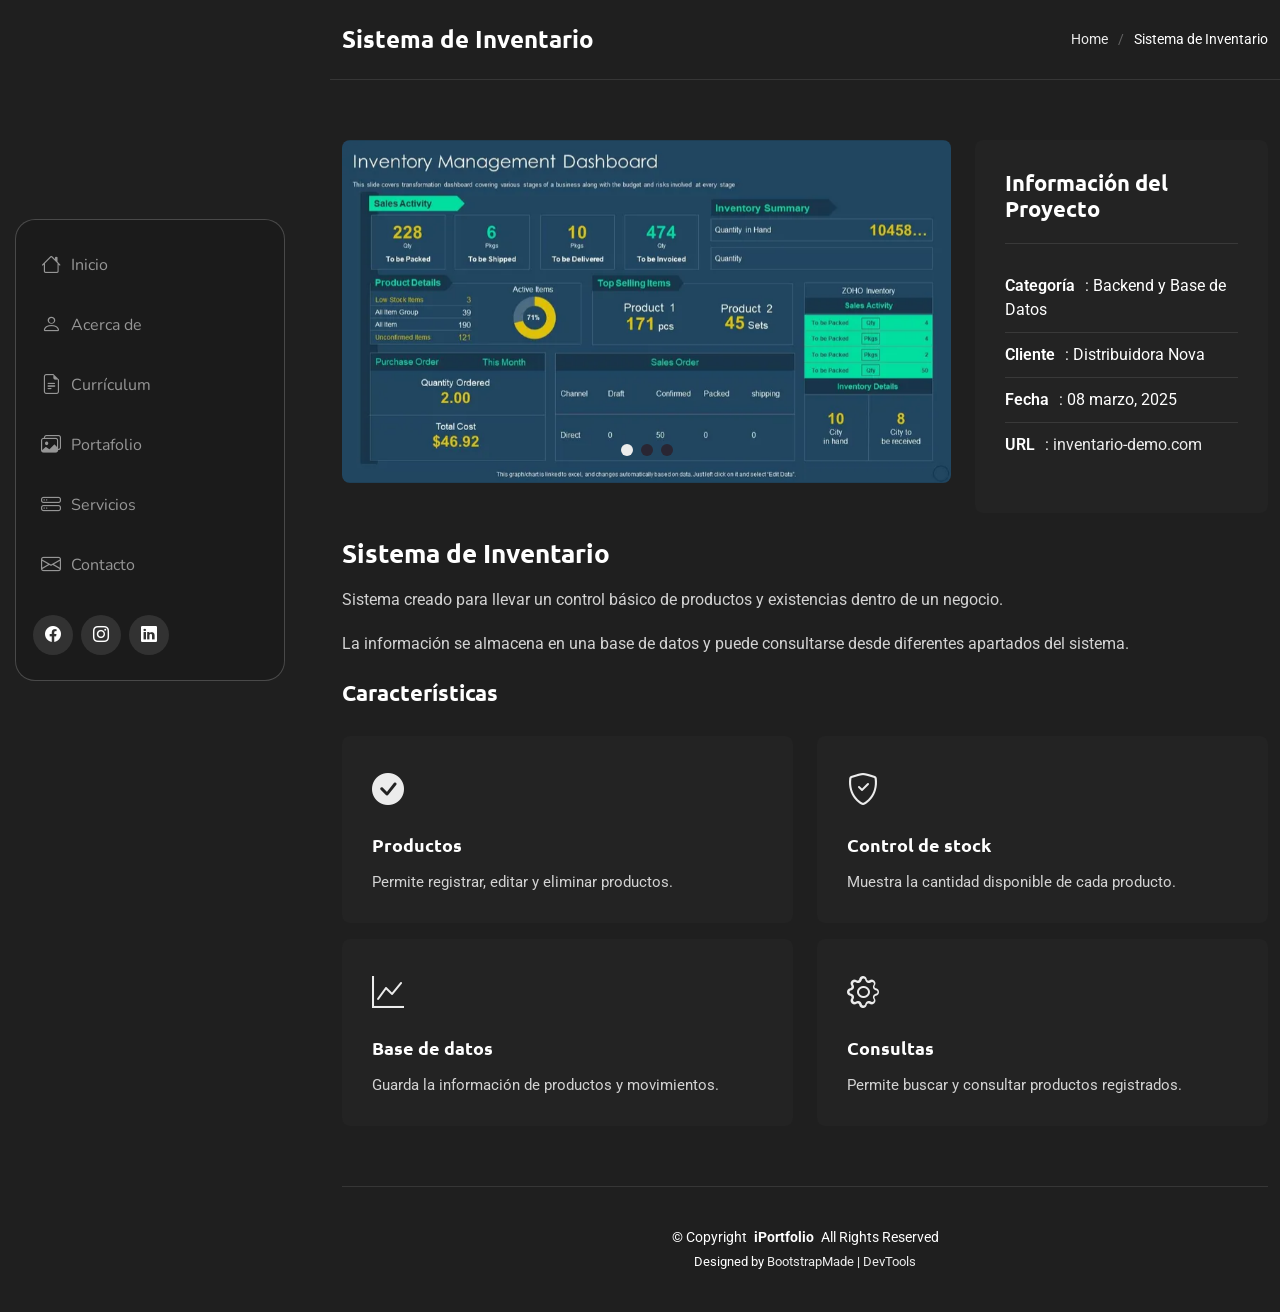
<file: portfolio-details-1.html>
<!doctype html>
<html lang="en">
  <head>
    <meta charset="utf-8" />
    <meta content="width=device-width, initial-scale=1.0" name="viewport" />
    <title>Sistema de Inventario - Portafolio</title>
    <meta name="description" content="" />
    <meta name="keywords" content="" />

    <!-- Favicons -->
    <link href="assets/img/favicon.png" rel="icon" />
    <link href="assets/img/apple-touch-icon.png" rel="apple-touch-icon" />

    <!-- Fonts -->
    <link href="https://fonts.googleapis.com" rel="preconnect" />
    <link href="https://fonts.gstatic.com" rel="preconnect" crossorigin />
    <link
      href="https://fonts.googleapis.com/css2?family=Roboto:ital,wght@0,100;0,300;0,400;0,500;0,700;0,900;1,100;1,300;1,400;1,500;1,700;1,900&family=Ubuntu:ital,wght@0,300;0,400;0,500;0,700;1,300;1,400;1,500;1,700&family=Nunito:ital,wght@0,200;0,300;0,400;0,500;0,600;0,700;0,800;0,900;1,200;1,300;1,400;1,500;1,600;1,700;1,800;1,900&display=swap"
      rel="stylesheet"
    />

    <!-- Vendor CSS Files -->
    <link href="assets/vendor/bootstrap/css/bootstrap.min.css" rel="stylesheet" />
    <link href="assets/vendor/bootstrap-icons/bootstrap-icons.css" rel="stylesheet" />
    <link href="assets/vendor/aos/aos.css" rel="stylesheet" />
    <link href="assets/vendor/glightbox/css/glightbox.min.css" rel="stylesheet" />
    <link href="assets/vendor/swiper/swiper-bundle.min.css" rel="stylesheet" />

    <!-- Main CSS File -->
    <link href="assets/css/main.css" rel="stylesheet" />

    <!-- =======================================================
  * Template Name: SnapFolio
  * Template URL: https://bootstrapmade.com/snapfolio-bootstrap-portfolio-template/
  * Updated: Jul 21 2025 with Bootstrap v5.3.7
  * Author: BootstrapMade.com
  * License: https://bootstrapmade.com/license/
  ======================================================== -->
  </head>

  <body class="portfolio-details-page">
    <header id="header" class="header dark-background d-flex flex-column justify-content-center">
      <i class="header-toggle d-xl-none bi bi-list"></i>

      <div class="header-container d-flex flex-column align-items-start">
        <nav id="navmenu" class="navmenu">
          <ul>
            <li>
              <a href="#hero"><i class="bi bi-house navicon"></i>Inicio</a>
            </li>
            <li>
              <a href="#about"><i class="bi bi-person navicon"></i> Acerca de</a>
            </li>
            <li>
              <a href="#resume"><i class="bi bi-file-earmark-text navicon"></i> Currículum</a>
            </li>
            <li>
              <a href="#portfolio"><i class="bi bi-images navicon"></i> Portafolio</a>
            </li>
            <li>
              <a href="#services"><i class="bi bi-hdd-stack navicon"></i> Servicios</a>
            </li>
            <li>
              <a href="#contact"><i class="bi bi-envelope navicon"></i> Contacto</a>
            </li>
          </ul>
        </nav>

        <div class="social-links text-center">
          <a href="https://www.facebook.com/share/1C6Wq9BFQS/" class="facebook"><i class="bi bi-facebook"></i></a>
          <a href="https://www.instagram.com/azalorenzoo/" class="instagram"><i class="bi bi-instagram"></i></a>
          <a href="https://www.linkedin.com/in/azalorenzo" class="linkedin"><i class="bi bi-linkedin"></i></a>
        </div>
      </div>
    </header>

    <main class="main">
      <!-- Page Title -->
      <div class="page-title dark-background">
        <div class="container d-lg-flex justify-content-between align-items-center">
          <h1 class="mb-2 mb-lg-0">Sistema de Inventario</h1>
          <nav class="breadcrumbs">
            <ol>
              <li><a href="index.html">Home</a></li>
              <li class="current">Sistema de Inventario</li>
            </ol>
          </nav>
        </div>
      </div>
      <!-- End Page Title -->

      <!-- Portfolio Details Section -->
      <section id="portfolio-details" class="portfolio-details section">
        <div class="container" data-aos="fade-up" data-aos-delay="100">
          <div class="row gy-4">
            <div class="col-lg-8">
              <div class="portfolio-details-slider swiper init-swiper">
                <script type="application/json" class="swiper-config">
                  {
                    "loop": true,
                    "speed": 600,
                    "autoplay": {
                      "delay": 5000
                    },
                    "slidesPerView": "auto",
                    "pagination": {
                      "el": ".swiper-pagination",
                      "type": "bullets",
                      "clickable": true
                    }
                  }
                </script>

                <div class="swiper-wrapper align-items-center">
                  <div class="swiper-slide">
                    <img
                      src="assets/img/portfolio/portfolio-2.webp"
                      alt="Portfolio Image"
                      class="img-fluid"
                      loading="lazy"
                    />
                  </div>

                  <div class="swiper-slide">
                    <img
                      src="assets/img/portfolio/portfolio-2.webp"
                      alt="Portfolio Image"
                      class="img-fluid"
                      loading="lazy"
                    />
                  </div>

                  <div class="swiper-slide">
                    <img
                      src="assets/img/portfolio/portfolio-2.webp"
                      alt="Portfolio Image"
                      class="img-fluid"
                      loading="lazy"
                    />
                  </div>
                </div>
                <div class="swiper-pagination"></div>
              </div>
            </div>

            <div class="col-lg-4">
              <div class="portfolio-info" data-aos="fade-left" data-aos-delay="200">
                <h3>Información del Proyecto</h3>
                <ul>
                  <li><strong>Categoría</strong>: Backend y Base de Datos</li>
                  <li><strong>Cliente</strong>: Distribuidora Nova</li>
                  <li><strong>Fecha</strong>: 08 marzo, 2025</li>
                  <li><strong>URL</strong>: <a href="#" target="_blank">inventario-demo.com</a></li>
                </ul>
              </div>
            </div>

            <div class="col-lg-12">
              <div class="portfolio-description" data-aos="fade-up" data-aos-delay="300">
                <h2>Sistema de Inventario</h2>
                <p>Sistema creado para llevar un control básico de productos y existencias dentro de un negocio.</p>
                <p>
                  La información se almacena en una base de datos y puede consultarse desde diferentes apartados del
                  sistema.
                </p>

                <div class="features mt-4">
                  <h3>Características</h3>
                  <div class="row gy-3">
                    <div class="col-md-6">
                      <div class="feature-item" data-aos="fade-up" data-aos-delay="400">
                        <i class="bi bi-check-circle-fill"></i>
                        <h4>Productos</h4>
                        <p>Permite registrar, editar y eliminar productos.</p>
                      </div>
                    </div>

                    <div class="col-md-6">
                      <div class="feature-item" data-aos="fade-up" data-aos-delay="500">
                        <i class="bi bi-shield-check"></i>
                        <h4>Control de stock</h4>
                        <p>Muestra la cantidad disponible de cada producto.</p>
                      </div>
                    </div>

                    <div class="col-md-6">
                      <div class="feature-item" data-aos="fade-up" data-aos-delay="600">
                        <i class="bi bi-graph-up"></i>
                        <h4>Base de datos</h4>
                        <p>Guarda la información de productos y movimientos.</p>
                      </div>
                    </div>

                    <div class="col-md-6">
                      <div class="feature-item" data-aos="fade-up" data-aos-delay="700">
                        <i class="bi bi-gear"></i>
                        <h4>Consultas</h4>
                        <p>Permite buscar y consultar productos registrados.</p>
                      </div>
                    </div>
                  </div>
                </div>
              </div>
            </div>
          </div>
        </div>
      </section>
      <!-- /Portfolio Details Section -->
    </main>

    <footer id="footer" class="footer position-relative">
      <div class="container">
        <div class="copyright text-center">
          <p>
            © <span>Copyright</span> <strong class="px-1 sitename">iPortfolio</strong> <span>All Rights Reserved</span>
          </p>
        </div>
        <div class="credits">
          <!-- All the links in the footer should remain intact. -->
          <!-- You can delete the links only if you've purchased the pro version. -->
          <!-- Licensing information: https://bootstrapmade.com/license/ -->
          <!-- Purchase the pro version with working PHP/AJAX contact form: [buy-url] -->
          Designed by <a href="https://bootstrapmade.com/">BootstrapMade</a> |
          <a href="https://bootstrapmade.com/tools/">DevTools</a>
        </div>
      </div>
    </footer>

    <!-- Scroll Top -->
    <a href="#" id="scroll-top" class="scroll-top d-flex align-items-center justify-content-center"
      ><i class="bi bi-arrow-up-short"></i
    ></a>

    <!-- Preloader -->
    <div id="preloader"></div>

    <!-- Vendor JS Files -->
    <script src="assets/vendor/bootstrap/js/bootstrap.bundle.min.js"></script>
    <script src="assets/vendor/php-email-form/validate.js"></script>
    <script src="assets/vendor/aos/aos.js"></script>
    <script src="assets/vendor/typed.js/typed.umd.js"></script>
    <script src="assets/vendor/purecounter/purecounter_vanilla.js"></script>
    <script src="assets/vendor/waypoints/noframework.waypoints.js"></script>
    <script src="assets/vendor/isotope-layout/isotope.pkgd.min.js"></script>
    <script src="assets/vendor/imagesloaded/imagesloaded.pkgd.min.js"></script>
    <script src="assets/vendor/glightbox/js/glightbox.min.js"></script>
    <script src="assets/vendor/swiper/swiper-bundle.min.js"></script>

    <!-- Main JS File -->
    <script src="assets/js/main.js"></script>
  </body>
</html>
</file>
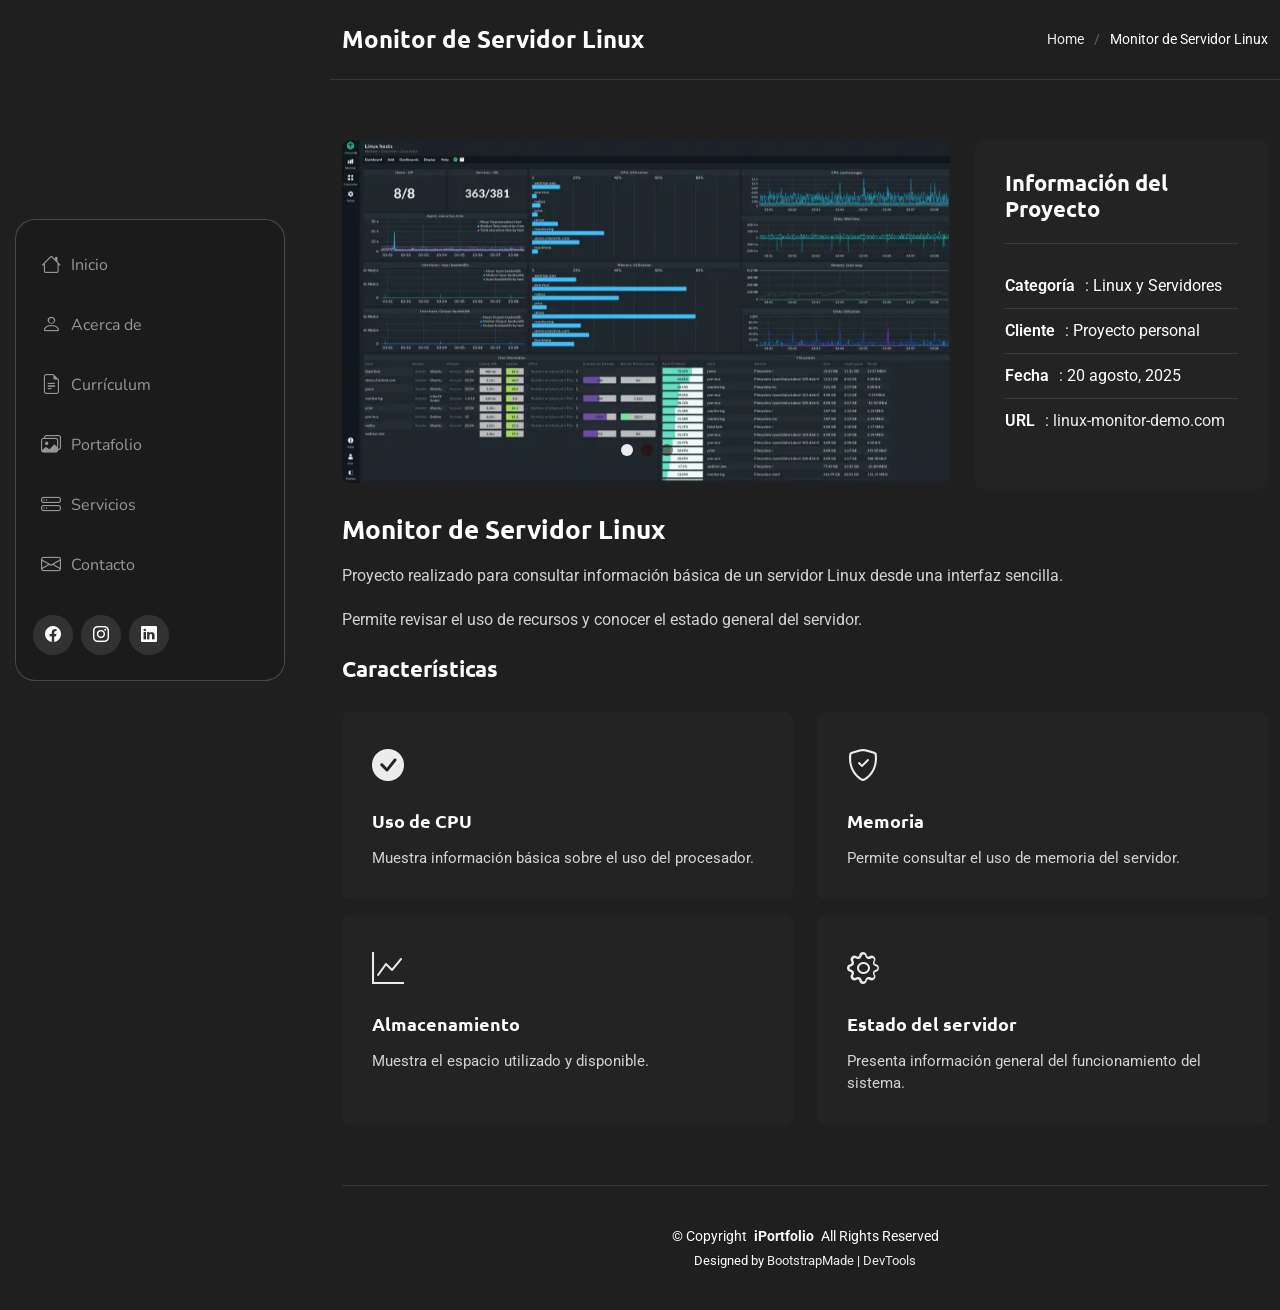
<file: portfolio-details-2.html>
<!doctype html>
<html lang="en">
  <head>
    <meta charset="utf-8" />
    <meta content="width=device-width, initial-scale=1.0" name="viewport" />
    <title>Monitor de Servidor Linux - Portafolio</title>
    <meta name="description" content="" />
    <meta name="keywords" content="" />

    <!-- Favicons -->
    <link href="assets/img/favicon.png" rel="icon" />
    <link href="assets/img/apple-touch-icon.png" rel="apple-touch-icon" />

    <!-- Fonts -->
    <link href="https://fonts.googleapis.com" rel="preconnect" />
    <link href="https://fonts.gstatic.com" rel="preconnect" crossorigin />
    <link
      href="https://fonts.googleapis.com/css2?family=Roboto:ital,wght@0,100;0,300;0,400;0,500;0,700;0,900;1,100;1,300;1,400;1,500;1,700;1,900&family=Ubuntu:ital,wght@0,300;0,400;0,500;0,700;1,300;1,400;1,500;1,700&family=Nunito:ital,wght@0,200;0,300;0,400;0,500;0,600;0,700;0,800;0,900;1,200;1,300;1,400;1,500;1,600;1,700;1,800;1,900&display=swap"
      rel="stylesheet"
    />

    <!-- Vendor CSS Files -->
    <link href="assets/vendor/bootstrap/css/bootstrap.min.css" rel="stylesheet" />
    <link href="assets/vendor/bootstrap-icons/bootstrap-icons.css" rel="stylesheet" />
    <link href="assets/vendor/aos/aos.css" rel="stylesheet" />
    <link href="assets/vendor/glightbox/css/glightbox.min.css" rel="stylesheet" />
    <link href="assets/vendor/swiper/swiper-bundle.min.css" rel="stylesheet" />

    <!-- Main CSS File -->
    <link href="assets/css/main.css" rel="stylesheet" />

    <!-- =======================================================
  * Template Name: SnapFolio
  * Template URL: https://bootstrapmade.com/snapfolio-bootstrap-portfolio-template/
  * Updated: Jul 21 2025 with Bootstrap v5.3.7
  * Author: BootstrapMade.com
  * License: https://bootstrapmade.com/license/
  ======================================================== -->
  </head>

  <body class="portfolio-details-page">
    <header id="header" class="header dark-background d-flex flex-column justify-content-center">
      <i class="header-toggle d-xl-none bi bi-list"></i>

      <div class="header-container d-flex flex-column align-items-start">
        <nav id="navmenu" class="navmenu">
          <ul>
            <li>
              <a href="#hero"><i class="bi bi-house navicon"></i>Inicio</a>
            </li>
            <li>
              <a href="#about"><i class="bi bi-person navicon"></i> Acerca de</a>
            </li>
            <li>
              <a href="#resume"><i class="bi bi-file-earmark-text navicon"></i> Currículum</a>
            </li>
            <li>
              <a href="#portfolio"><i class="bi bi-images navicon"></i> Portafolio</a>
            </li>
            <li>
              <a href="#services"><i class="bi bi-hdd-stack navicon"></i> Servicios</a>
            </li>
            <li>
              <a href="#contact"><i class="bi bi-envelope navicon"></i> Contacto</a>
            </li>
          </ul>
        </nav>

        <div class="social-links text-center">
          <a href="https://www.facebook.com/share/1C6Wq9BFQS/" class="facebook"><i class="bi bi-facebook"></i></a>
          <a href="https://www.instagram.com/azalorenzoo/" class="instagram"><i class="bi bi-instagram"></i></a>
          <a href="https://www.linkedin.com/in/azalorenzo" class="linkedin"><i class="bi bi-linkedin"></i></a>
        </div>
      </div>
    </header>

    <main class="main">
      <!-- Page Title -->
      <div class="page-title dark-background">
        <div class="container d-lg-flex justify-content-between align-items-center">
          <h1 class="mb-2 mb-lg-0">Monitor de Servidor Linux</h1>
          <nav class="breadcrumbs">
            <ol>
              <li><a href="index.html">Home</a></li>
              <li class="current">Monitor de Servidor Linux</li>
            </ol>
          </nav>
        </div>
      </div>
      <!-- End Page Title -->

      <!-- Portfolio Details Section -->
      <section id="portfolio-details" class="portfolio-details section">
        <div class="container" data-aos="fade-up" data-aos-delay="100">
          <div class="row gy-4">
            <div class="col-lg-8">
              <div class="portfolio-details-slider swiper init-swiper">
                <script type="application/json" class="swiper-config">
                  {
                    "loop": true,
                    "speed": 600,
                    "autoplay": {
                      "delay": 5000
                    },
                    "slidesPerView": "auto",
                    "pagination": {
                      "el": ".swiper-pagination",
                      "type": "bullets",
                      "clickable": true
                    }
                  }
                </script>

                <div class="swiper-wrapper align-items-center">
                  <div class="swiper-slide">
                    <img
                      src="assets/img/portfolio/portfolio-portrait-2.webp"
                      alt="Portfolio Image"
                      class="img-fluid"
                      loading="lazy"
                    />
                  </div>

                  <div class="swiper-slide">
                    <img
                      src="assets/img/portfolio/portfolio-portrait-2.webp"
                      alt="Portfolio Image"
                      class="img-fluid"
                      loading="lazy"
                    />
                  </div>

                  <div class="swiper-slide">
                    <img
                      src="assets/img/portfolio/portfolio-portrait-2.webp"
                      alt="Portfolio Image"
                      class="img-fluid"
                      loading="lazy"
                    />
                  </div>
                </div>
                <div class="swiper-pagination"></div>
              </div>
            </div>

            <div class="col-lg-4">
              <div class="portfolio-info" data-aos="fade-left" data-aos-delay="200">
                <h3>Información del Proyecto</h3>
                <ul>
                  <li><strong>Categoría</strong>: Linux y Servidores</li>
                  <li><strong>Cliente</strong>: Proyecto personal</li>
                  <li><strong>Fecha</strong>: 20 agosto, 2025</li>
                  <li><strong>URL</strong>: <a href="#" target="_blank">linux-monitor-demo.com</a></li>
                </ul>
              </div>
            </div>

            <div class="col-lg-12">
              <div class="portfolio-description" data-aos="fade-up" data-aos-delay="300">
                <h2>Monitor de Servidor Linux</h2>
                <p>
                  Proyecto realizado para consultar información básica de un servidor Linux desde una interfaz sencilla.
                </p>
                <p>Permite revisar el uso de recursos y conocer el estado general del servidor.</p>

                <div class="features mt-4">
                  <h3>Características</h3>
                  <div class="row gy-3">
                    <div class="col-md-6">
                      <div class="feature-item" data-aos="fade-up" data-aos-delay="400">
                        <i class="bi bi-check-circle-fill"></i>
                        <h4>Uso de CPU</h4>
                        <p>Muestra información básica sobre el uso del procesador.</p>
                      </div>
                    </div>

                    <div class="col-md-6">
                      <div class="feature-item" data-aos="fade-up" data-aos-delay="500">
                        <i class="bi bi-shield-check"></i>
                        <h4>Memoria</h4>
                        <p>Permite consultar el uso de memoria del servidor.</p>
                      </div>
                    </div>

                    <div class="col-md-6">
                      <div class="feature-item" data-aos="fade-up" data-aos-delay="600">
                        <i class="bi bi-graph-up"></i>
                        <h4>Almacenamiento</h4>
                        <p>Muestra el espacio utilizado y disponible.</p>
                      </div>
                    </div>

                    <div class="col-md-6">
                      <div class="feature-item" data-aos="fade-up" data-aos-delay="700">
                        <i class="bi bi-gear"></i>
                        <h4>Estado del servidor</h4>
                        <p>Presenta información general del funcionamiento del sistema.</p>
                      </div>
                    </div>
                  </div>
                </div>
              </div>
            </div>
          </div>
        </div>
      </section>
      <!-- /Portfolio Details Section -->
    </main>

    <footer id="footer" class="footer position-relative">
      <div class="container">
        <div class="copyright text-center">
          <p>
            © <span>Copyright</span> <strong class="px-1 sitename">iPortfolio</strong> <span>All Rights Reserved</span>
          </p>
        </div>
        <div class="credits">
          <!-- All the links in the footer should remain intact. -->
          <!-- You can delete the links only if you've purchased the pro version. -->
          <!-- Licensing information: https://bootstrapmade.com/license/ -->
          <!-- Purchase the pro version with working PHP/AJAX contact form: [buy-url] -->
          Designed by <a href="https://bootstrapmade.com/">BootstrapMade</a> |
          <a href="https://bootstrapmade.com/tools/">DevTools</a>
        </div>
      </div>
    </footer>

    <!-- Scroll Top -->
    <a href="#" id="scroll-top" class="scroll-top d-flex align-items-center justify-content-center"
      ><i class="bi bi-arrow-up-short"></i
    ></a>

    <!-- Preloader -->
    <div id="preloader"></div>

    <!-- Vendor JS Files -->
    <script src="assets/vendor/bootstrap/js/bootstrap.bundle.min.js"></script>
    <script src="assets/vendor/php-email-form/validate.js"></script>
    <script src="assets/vendor/aos/aos.js"></script>
    <script src="assets/vendor/typed.js/typed.umd.js"></script>
    <script src="assets/vendor/purecounter/purecounter_vanilla.js"></script>
    <script src="assets/vendor/waypoints/noframework.waypoints.js"></script>
    <script src="assets/vendor/isotope-layout/isotope.pkgd.min.js"></script>
    <script src="assets/vendor/imagesloaded/imagesloaded.pkgd.min.js"></script>
    <script src="assets/vendor/glightbox/js/glightbox.min.js"></script>
    <script src="assets/vendor/swiper/swiper-bundle.min.js"></script>

    <!-- Main JS File -->
    <script src="assets/js/main.js"></script>
  </body>
</html>
</file>
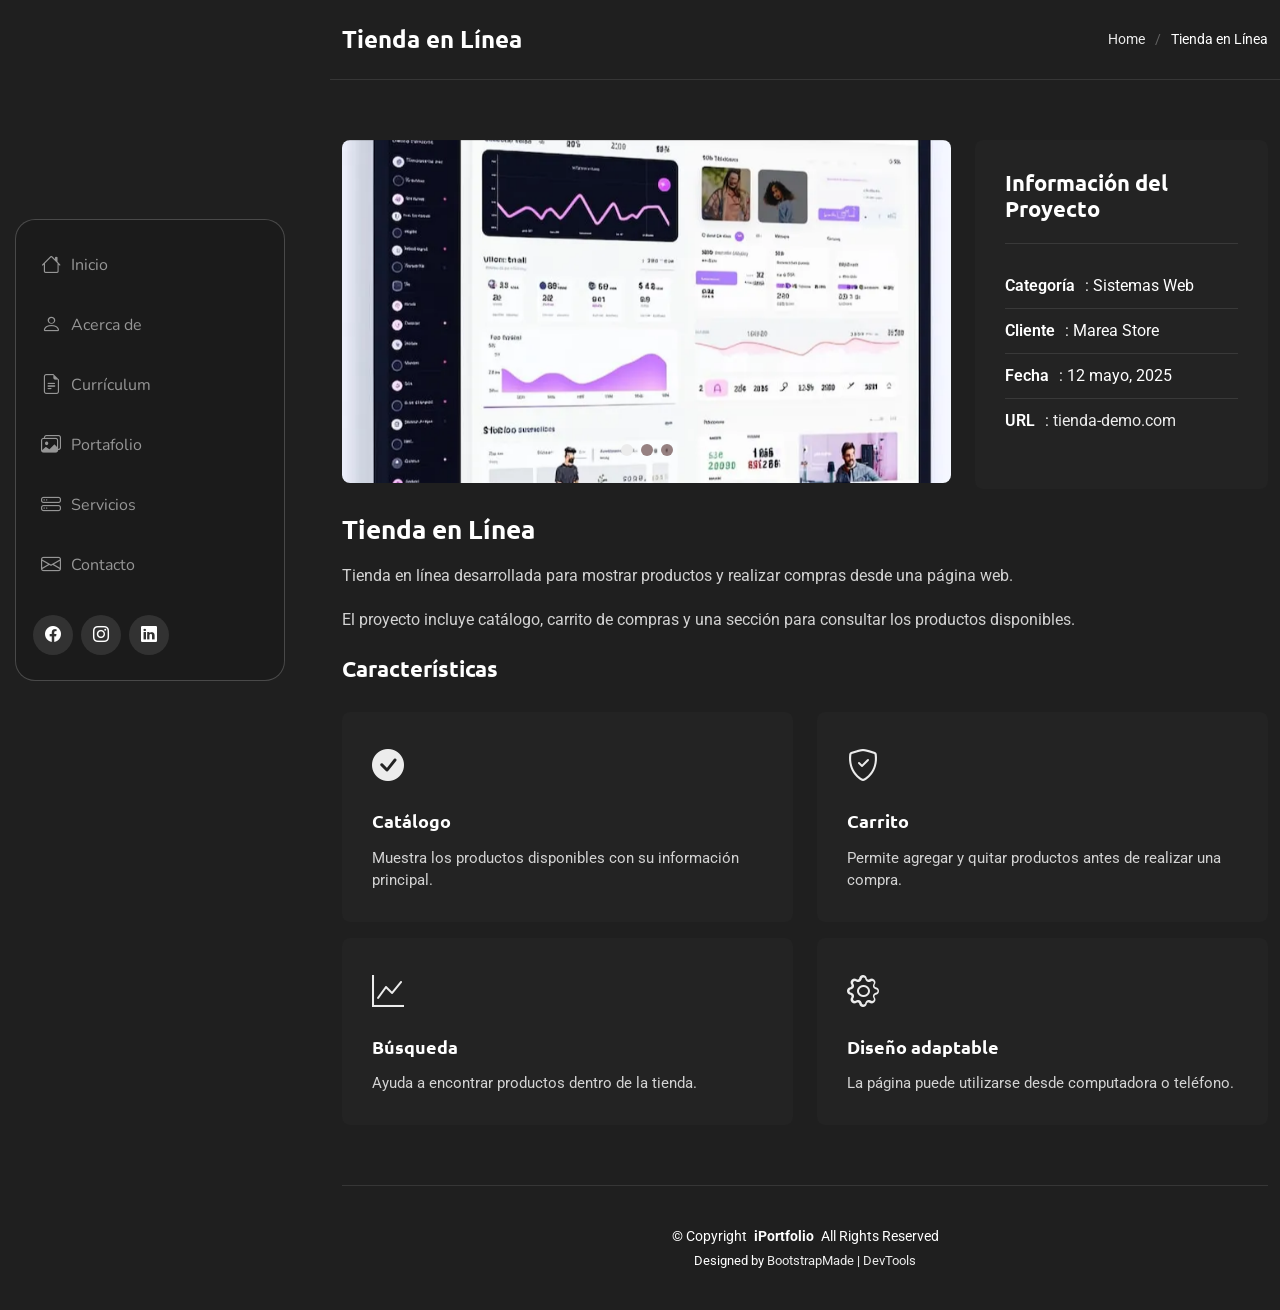
<file: portfolio-details-3.html>
<!doctype html>
<html lang="en">
  <head>
    <meta charset="utf-8" />
    <meta content="width=device-width, initial-scale=1.0" name="viewport" />
    <title>Tienda en Línea - Portafolio</title>
    <meta name="description" content="" />
    <meta name="keywords" content="" />

    <!-- Favicons -->
    <link href="assets/img/favicon.png" rel="icon" />
    <link href="assets/img/apple-touch-icon.png" rel="apple-touch-icon" />

    <!-- Fonts -->
    <link href="https://fonts.googleapis.com" rel="preconnect" />
    <link href="https://fonts.gstatic.com" rel="preconnect" crossorigin />
    <link
      href="https://fonts.googleapis.com/css2?family=Roboto:ital,wght@0,100;0,300;0,400;0,500;0,700;0,900;1,100;1,300;1,400;1,500;1,700;1,900&family=Ubuntu:ital,wght@0,300;0,400;0,500;0,700;1,300;1,400;1,500;1,700&family=Nunito:ital,wght@0,200;0,300;0,400;0,500;0,600;0,700;0,800;0,900;1,200;1,300;1,400;1,500;1,600;1,700;1,800;1,900&display=swap"
      rel="stylesheet"
    />

    <!-- Vendor CSS Files -->
    <link href="assets/vendor/bootstrap/css/bootstrap.min.css" rel="stylesheet" />
    <link href="assets/vendor/bootstrap-icons/bootstrap-icons.css" rel="stylesheet" />
    <link href="assets/vendor/aos/aos.css" rel="stylesheet" />
    <link href="assets/vendor/glightbox/css/glightbox.min.css" rel="stylesheet" />
    <link href="assets/vendor/swiper/swiper-bundle.min.css" rel="stylesheet" />

    <!-- Main CSS File -->
    <link href="assets/css/main.css" rel="stylesheet" />

    <!-- =======================================================
  * Template Name: SnapFolio
  * Template URL: https://bootstrapmade.com/snapfolio-bootstrap-portfolio-template/
  * Updated: Jul 21 2025 with Bootstrap v5.3.7
  * Author: BootstrapMade.com
  * License: https://bootstrapmade.com/license/
  ======================================================== -->
  </head>

  <body class="portfolio-details-page">
    <header id="header" class="header dark-background d-flex flex-column justify-content-center">
      <i class="header-toggle d-xl-none bi bi-list"></i>

      <div class="header-container d-flex flex-column align-items-start">
        <nav id="navmenu" class="navmenu">
          <ul>
            <li>
              <a href="#hero"><i class="bi bi-house navicon"></i>Inicio</a>
            </li>
            <li>
              <a href="#about"><i class="bi bi-person navicon"></i> Acerca de</a>
            </li>
            <li>
              <a href="#resume"><i class="bi bi-file-earmark-text navicon"></i> Currículum</a>
            </li>
            <li>
              <a href="#portfolio"><i class="bi bi-images navicon"></i> Portafolio</a>
            </li>
            <li>
              <a href="#services"><i class="bi bi-hdd-stack navicon"></i> Servicios</a>
            </li>
            <li>
              <a href="#contact"><i class="bi bi-envelope navicon"></i> Contacto</a>
            </li>
          </ul>
        </nav>

        <div class="social-links text-center">
          <a href="https://www.facebook.com/share/1C6Wq9BFQS/" class="facebook"><i class="bi bi-facebook"></i></a>
          <a href="https://www.instagram.com/azalorenzoo/" class="instagram"><i class="bi bi-instagram"></i></a>
          <a href="https://www.linkedin.com/in/azalorenzo" class="linkedin"><i class="bi bi-linkedin"></i></a>
        </div>
      </div>
    </header>

    <main class="main">
      <!-- Page Title -->
      <div class="page-title dark-background">
        <div class="container d-lg-flex justify-content-between align-items-center">
          <h1 class="mb-2 mb-lg-0">Tienda en Línea</h1>
          <nav class="breadcrumbs">
            <ol>
              <li><a href="index.html">Home</a></li>
              <li class="current">Tienda en Línea</li>
            </ol>
          </nav>
        </div>
      </div>
      <!-- End Page Title -->

      <!-- Portfolio Details Section -->
      <section id="portfolio-details" class="portfolio-details section">
        <div class="container" data-aos="fade-up" data-aos-delay="100">
          <div class="row gy-4">
            <div class="col-lg-8">
              <div class="portfolio-details-slider swiper init-swiper">
                <script type="application/json" class="swiper-config">
                  {
                    "loop": true,
                    "speed": 600,
                    "autoplay": {
                      "delay": 5000
                    },
                    "slidesPerView": "auto",
                    "pagination": {
                      "el": ".swiper-pagination",
                      "type": "bullets",
                      "clickable": true
                    }
                  }
                </script>

                <div class="swiper-wrapper align-items-center">
                  <div class="swiper-slide">
                    <img
                      src="assets/img/portfolio/portfolio-portrait-4.webp"
                      alt="Portfolio Image"
                      class="img-fluid"
                      loading="lazy"
                    />
                  </div>

                  <div class="swiper-slide">
                    <img
                      src="assets/img/portfolio/portfolio-portrait-4.webp"
                      alt="Portfolio Image"
                      class="img-fluid"
                      loading="lazy"
                    />
                  </div>

                  <div class="swiper-slide">
                    <img
                      src="assets/img/portfolio/portfolio-portrait-4.webp"
                      alt="Portfolio Image"
                      class="img-fluid"
                      loading="lazy"
                    />
                  </div>
                </div>
                <div class="swiper-pagination"></div>
              </div>
            </div>

            <div class="col-lg-4">
              <div class="portfolio-info" data-aos="fade-left" data-aos-delay="200">
                <h3>Información del Proyecto</h3>
                <ul>
                  <li><strong>Categoría</strong>: Sistemas Web</li>
                  <li><strong>Cliente</strong>: Marea Store</li>
                  <li><strong>Fecha</strong>: 12 mayo, 2025</li>
                  <li><strong>URL</strong>: <a href="#" target="_blank">tienda-demo.com</a></li>
                </ul>
              </div>
            </div>

            <div class="col-lg-12">
              <div class="portfolio-description" data-aos="fade-up" data-aos-delay="300">
                <h2>Tienda en Línea</h2>
                <p>Tienda en línea desarrollada para mostrar productos y realizar compras desde una página web.</p>
                <p>
                  El proyecto incluye catálogo, carrito de compras y una sección para consultar los productos
                  disponibles.
                </p>

                <div class="features mt-4">
                  <h3>Características</h3>
                  <div class="row gy-3">
                    <div class="col-md-6">
                      <div class="feature-item" data-aos="fade-up" data-aos-delay="400">
                        <i class="bi bi-check-circle-fill"></i>
                        <h4>Catálogo</h4>
                        <p>Muestra los productos disponibles con su información principal.</p>
                      </div>
                    </div>

                    <div class="col-md-6">
                      <div class="feature-item" data-aos="fade-up" data-aos-delay="500">
                        <i class="bi bi-shield-check"></i>
                        <h4>Carrito</h4>
                        <p>Permite agregar y quitar productos antes de realizar una compra.</p>
                      </div>
                    </div>

                    <div class="col-md-6">
                      <div class="feature-item" data-aos="fade-up" data-aos-delay="600">
                        <i class="bi bi-graph-up"></i>
                        <h4>Búsqueda</h4>
                        <p>Ayuda a encontrar productos dentro de la tienda.</p>
                      </div>
                    </div>

                    <div class="col-md-6">
                      <div class="feature-item" data-aos="fade-up" data-aos-delay="700">
                        <i class="bi bi-gear"></i>
                        <h4>Diseño adaptable</h4>
                        <p>La página puede utilizarse desde computadora o teléfono.</p>
                      </div>
                    </div>
                  </div>
                </div>
              </div>
            </div>
          </div>
        </div>
      </section>
      <!-- /Portfolio Details Section -->
    </main>

    <footer id="footer" class="footer position-relative">
      <div class="container">
        <div class="copyright text-center">
          <p>
            © <span>Copyright</span> <strong class="px-1 sitename">iPortfolio</strong> <span>All Rights Reserved</span>
          </p>
        </div>
        <div class="credits">
          <!-- All the links in the footer should remain intact. -->
          <!-- You can delete the links only if you've purchased the pro version. -->
          <!-- Licensing information: https://bootstrapmade.com/license/ -->
          <!-- Purchase the pro version with working PHP/AJAX contact form: [buy-url] -->
          Designed by <a href="https://bootstrapmade.com/">BootstrapMade</a> |
          <a href="https://bootstrapmade.com/tools/">DevTools</a>
        </div>
      </div>
    </footer>

    <!-- Scroll Top -->
    <a href="#" id="scroll-top" class="scroll-top d-flex align-items-center justify-content-center"
      ><i class="bi bi-arrow-up-short"></i
    ></a>

    <!-- Preloader -->
    <div id="preloader"></div>

    <!-- Vendor JS Files -->
    <script src="assets/vendor/bootstrap/js/bootstrap.bundle.min.js"></script>
    <script src="assets/vendor/php-email-form/validate.js"></script>
    <script src="assets/vendor/aos/aos.js"></script>
    <script src="assets/vendor/typed.js/typed.umd.js"></script>
    <script src="assets/vendor/purecounter/purecounter_vanilla.js"></script>
    <script src="assets/vendor/waypoints/noframework.waypoints.js"></script>
    <script src="assets/vendor/isotope-layout/isotope.pkgd.min.js"></script>
    <script src="assets/vendor/imagesloaded/imagesloaded.pkgd.min.js"></script>
    <script src="assets/vendor/glightbox/js/glightbox.min.js"></script>
    <script src="assets/vendor/swiper/swiper-bundle.min.js"></script>

    <!-- Main JS File -->
    <script src="assets/js/main.js"></script>
  </body>
</html>
</file>
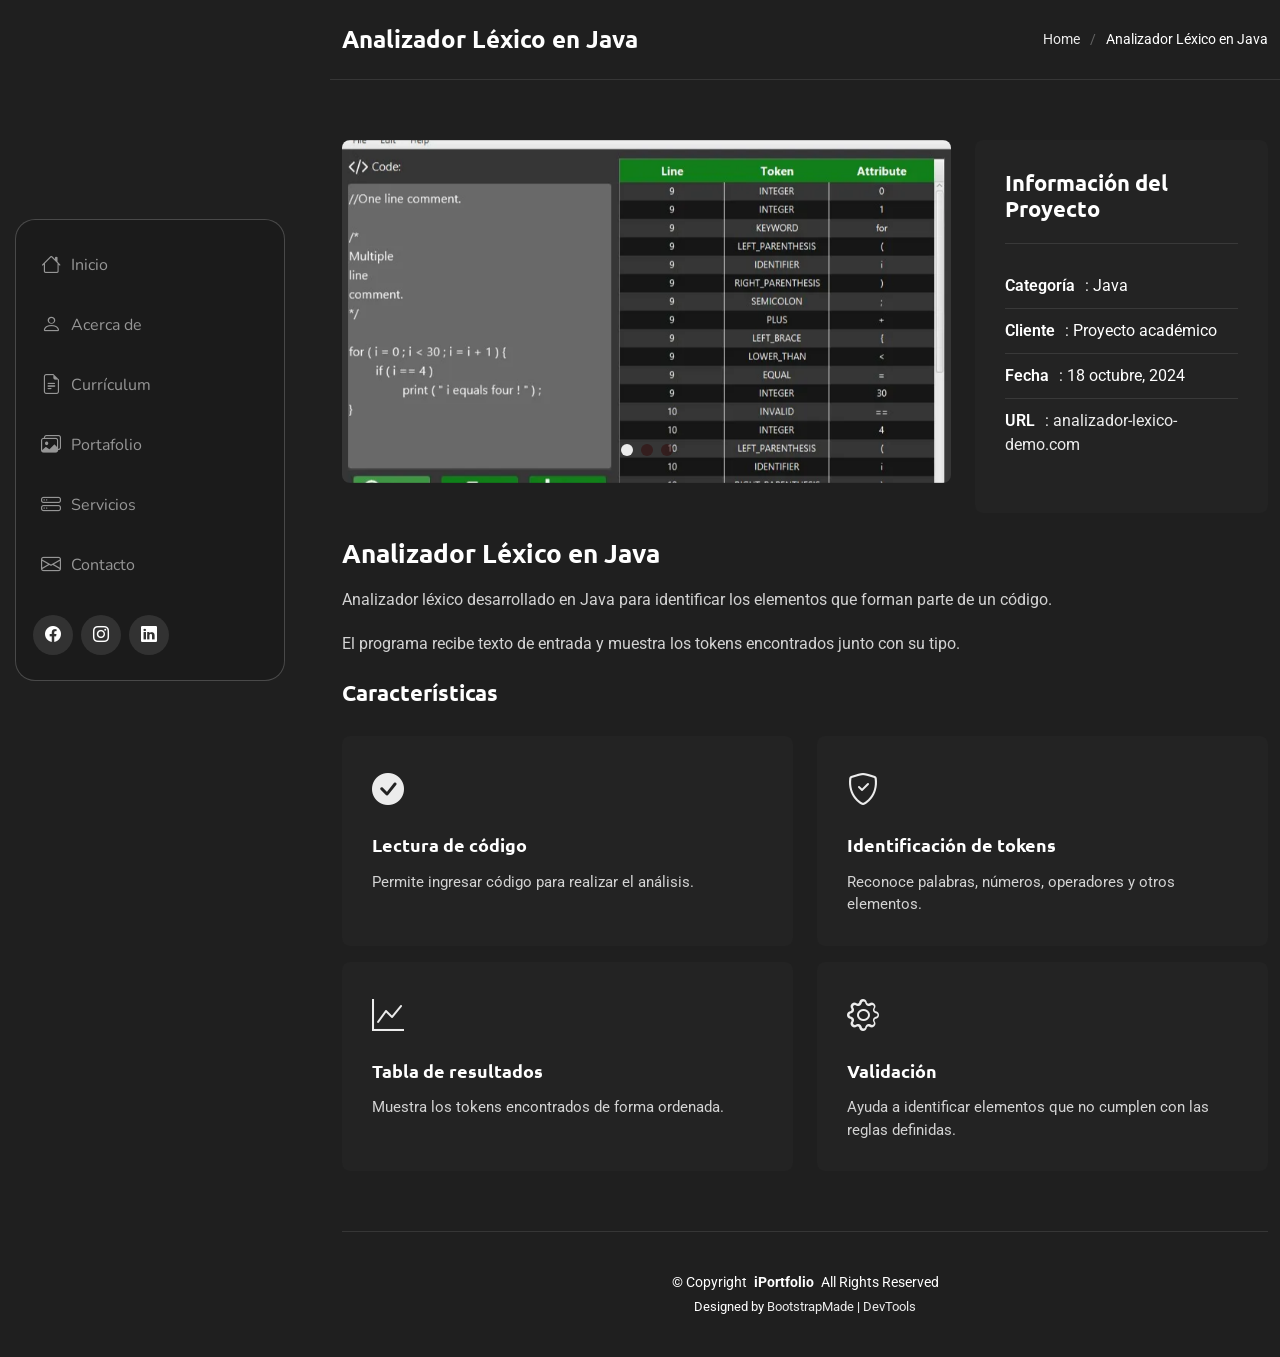
<file: portfolio-details-4.html>
<!doctype html>
<html lang="en">
  <head>
    <meta charset="utf-8" />
    <meta content="width=device-width, initial-scale=1.0" name="viewport" />
    <title>Analizador Léxico en Java - Portafolio</title>
    <meta name="description" content="" />
    <meta name="keywords" content="" />

    <!-- Favicons -->
    <link href="assets/img/favicon.png" rel="icon" />
    <link href="assets/img/apple-touch-icon.png" rel="apple-touch-icon" />

    <!-- Fonts -->
    <link href="https://fonts.googleapis.com" rel="preconnect" />
    <link href="https://fonts.gstatic.com" rel="preconnect" crossorigin />
    <link
      href="https://fonts.googleapis.com/css2?family=Roboto:ital,wght@0,100;0,300;0,400;0,500;0,700;0,900;1,100;1,300;1,400;1,500;1,700;1,900&family=Ubuntu:ital,wght@0,300;0,400;0,500;0,700;1,300;1,400;1,500;1,700&family=Nunito:ital,wght@0,200;0,300;0,400;0,500;0,600;0,700;0,800;0,900;1,200;1,300;1,400;1,500;1,600;1,700;1,800;1,900&display=swap"
      rel="stylesheet"
    />

    <!-- Vendor CSS Files -->
    <link href="assets/vendor/bootstrap/css/bootstrap.min.css" rel="stylesheet" />
    <link href="assets/vendor/bootstrap-icons/bootstrap-icons.css" rel="stylesheet" />
    <link href="assets/vendor/aos/aos.css" rel="stylesheet" />
    <link href="assets/vendor/glightbox/css/glightbox.min.css" rel="stylesheet" />
    <link href="assets/vendor/swiper/swiper-bundle.min.css" rel="stylesheet" />

    <!-- Main CSS File -->
    <link href="assets/css/main.css" rel="stylesheet" />

    <!-- =======================================================
  * Template Name: SnapFolio
  * Template URL: https://bootstrapmade.com/snapfolio-bootstrap-portfolio-template/
  * Updated: Jul 21 2025 with Bootstrap v5.3.7
  * Author: BootstrapMade.com
  * License: https://bootstrapmade.com/license/
  ======================================================== -->
  </head>

  <body class="portfolio-details-page">
    <header id="header" class="header dark-background d-flex flex-column justify-content-center">
      <i class="header-toggle d-xl-none bi bi-list"></i>

      <div class="header-container d-flex flex-column align-items-start">
        <nav id="navmenu" class="navmenu">
          <ul>
            <li>
              <a href="#hero"><i class="bi bi-house navicon"></i>Inicio</a>
            </li>
            <li>
              <a href="#about"><i class="bi bi-person navicon"></i> Acerca de</a>
            </li>
            <li>
              <a href="#resume"><i class="bi bi-file-earmark-text navicon"></i> Currículum</a>
            </li>
            <li>
              <a href="#portfolio"><i class="bi bi-images navicon"></i> Portafolio</a>
            </li>
            <li>
              <a href="#services"><i class="bi bi-hdd-stack navicon"></i> Servicios</a>
            </li>
            <li>
              <a href="#contact"><i class="bi bi-envelope navicon"></i> Contacto</a>
            </li>
          </ul>
        </nav>

        <div class="social-links text-center">
          <a href="https://www.facebook.com/share/1C6Wq9BFQS/" class="facebook"><i class="bi bi-facebook"></i></a>
          <a href="https://www.instagram.com/azalorenzoo/" class="instagram"><i class="bi bi-instagram"></i></a>
          <a href="https://www.linkedin.com/in/azalorenzo" class="linkedin"><i class="bi bi-linkedin"></i></a>
        </div>
      </div>
    </header>

    <main class="main">
      <!-- Page Title -->
      <div class="page-title dark-background">
        <div class="container d-lg-flex justify-content-between align-items-center">
          <h1 class="mb-2 mb-lg-0">Analizador Léxico en Java</h1>
          <nav class="breadcrumbs">
            <ol>
              <li><a href="index.html">Home</a></li>
              <li class="current">Analizador Léxico en Java</li>
            </ol>
          </nav>
        </div>
      </div>
      <!-- End Page Title -->

      <!-- Portfolio Details Section -->
      <section id="portfolio-details" class="portfolio-details section">
        <div class="container" data-aos="fade-up" data-aos-delay="100">
          <div class="row gy-4">
            <div class="col-lg-8">
              <div class="portfolio-details-slider swiper init-swiper">
                <script type="application/json" class="swiper-config">
                  {
                    "loop": true,
                    "speed": 600,
                    "autoplay": {
                      "delay": 5000
                    },
                    "slidesPerView": "auto",
                    "pagination": {
                      "el": ".swiper-pagination",
                      "type": "bullets",
                      "clickable": true
                    }
                  }
                </script>

                <div class="swiper-wrapper align-items-center">
                  <div class="swiper-slide">
                    <img
                      src="assets/img/portfolio/portfolio-5.webp"
                      alt="Portfolio Image"
                      class="img-fluid"
                      loading="lazy"
                    />
                  </div>

                  <div class="swiper-slide">
                    <img
                      src="assets/img/portfolio/portfolio-5.webp"
                      alt="Portfolio Image"
                      class="img-fluid"
                      loading="lazy"
                    />
                  </div>

                  <div class="swiper-slide">
                    <img
                      src="assets/img/portfolio/portfolio-5.webp"
                      alt="Portfolio Image"
                      class="img-fluid"
                      loading="lazy"
                    />
                  </div>
                </div>
                <div class="swiper-pagination"></div>
              </div>
            </div>

            <div class="col-lg-4">
              <div class="portfolio-info" data-aos="fade-left" data-aos-delay="200">
                <h3>Información del Proyecto</h3>
                <ul>
                  <li><strong>Categoría</strong>: Java</li>
                  <li><strong>Cliente</strong>: Proyecto académico</li>
                  <li><strong>Fecha</strong>: 18 octubre, 2024</li>
                  <li><strong>URL</strong>: <a href="#" target="_blank">analizador-lexico-demo.com</a></li>
                </ul>
              </div>
            </div>

            <div class="col-lg-12">
              <div class="portfolio-description" data-aos="fade-up" data-aos-delay="300">
                <h2>Analizador Léxico en Java</h2>
                <p>
                  Analizador léxico desarrollado en Java para identificar los elementos que forman parte de un código.
                </p>
                <p>El programa recibe texto de entrada y muestra los tokens encontrados junto con su tipo.</p>

                <div class="features mt-4">
                  <h3>Características</h3>
                  <div class="row gy-3">
                    <div class="col-md-6">
                      <div class="feature-item" data-aos="fade-up" data-aos-delay="400">
                        <i class="bi bi-check-circle-fill"></i>
                        <h4>Lectura de código</h4>
                        <p>Permite ingresar código para realizar el análisis.</p>
                      </div>
                    </div>

                    <div class="col-md-6">
                      <div class="feature-item" data-aos="fade-up" data-aos-delay="500">
                        <i class="bi bi-shield-check"></i>
                        <h4>Identificación de tokens</h4>
                        <p>Reconoce palabras, números, operadores y otros elementos.</p>
                      </div>
                    </div>

                    <div class="col-md-6">
                      <div class="feature-item" data-aos="fade-up" data-aos-delay="600">
                        <i class="bi bi-graph-up"></i>
                        <h4>Tabla de resultados</h4>
                        <p>Muestra los tokens encontrados de forma ordenada.</p>
                      </div>
                    </div>

                    <div class="col-md-6">
                      <div class="feature-item" data-aos="fade-up" data-aos-delay="700">
                        <i class="bi bi-gear"></i>
                        <h4>Validación</h4>
                        <p>Ayuda a identificar elementos que no cumplen con las reglas definidas.</p>
                      </div>
                    </div>
                  </div>
                </div>
              </div>
            </div>
          </div>
        </div>
      </section>
      <!-- /Portfolio Details Section -->
    </main>

    <footer id="footer" class="footer position-relative">
      <div class="container">
        <div class="copyright text-center">
          <p>
            © <span>Copyright</span> <strong class="px-1 sitename">iPortfolio</strong> <span>All Rights Reserved</span>
          </p>
        </div>
        <div class="credits">
          <!-- All the links in the footer should remain intact. -->
          <!-- You can delete the links only if you've purchased the pro version. -->
          <!-- Licensing information: https://bootstrapmade.com/license/ -->
          <!-- Purchase the pro version with working PHP/AJAX contact form: [buy-url] -->
          Designed by <a href="https://bootstrapmade.com/">BootstrapMade</a> |
          <a href="https://bootstrapmade.com/tools/">DevTools</a>
        </div>
      </div>
    </footer>

    <!-- Scroll Top -->
    <a href="#" id="scroll-top" class="scroll-top d-flex align-items-center justify-content-center"
      ><i class="bi bi-arrow-up-short"></i
    ></a>

    <!-- Preloader -->
    <div id="preloader"></div>

    <!-- Vendor JS Files -->
    <script src="assets/vendor/bootstrap/js/bootstrap.bundle.min.js"></script>
    <script src="assets/vendor/php-email-form/validate.js"></script>
    <script src="assets/vendor/aos/aos.js"></script>
    <script src="assets/vendor/typed.js/typed.umd.js"></script>
    <script src="assets/vendor/purecounter/purecounter_vanilla.js"></script>
    <script src="assets/vendor/waypoints/noframework.waypoints.js"></script>
    <script src="assets/vendor/isotope-layout/isotope.pkgd.min.js"></script>
    <script src="assets/vendor/imagesloaded/imagesloaded.pkgd.min.js"></script>
    <script src="assets/vendor/glightbox/js/glightbox.min.js"></script>
    <script src="assets/vendor/swiper/swiper-bundle.min.js"></script>

    <!-- Main JS File -->
    <script src="assets/js/main.js"></script>
  </body>
</html>
</file>
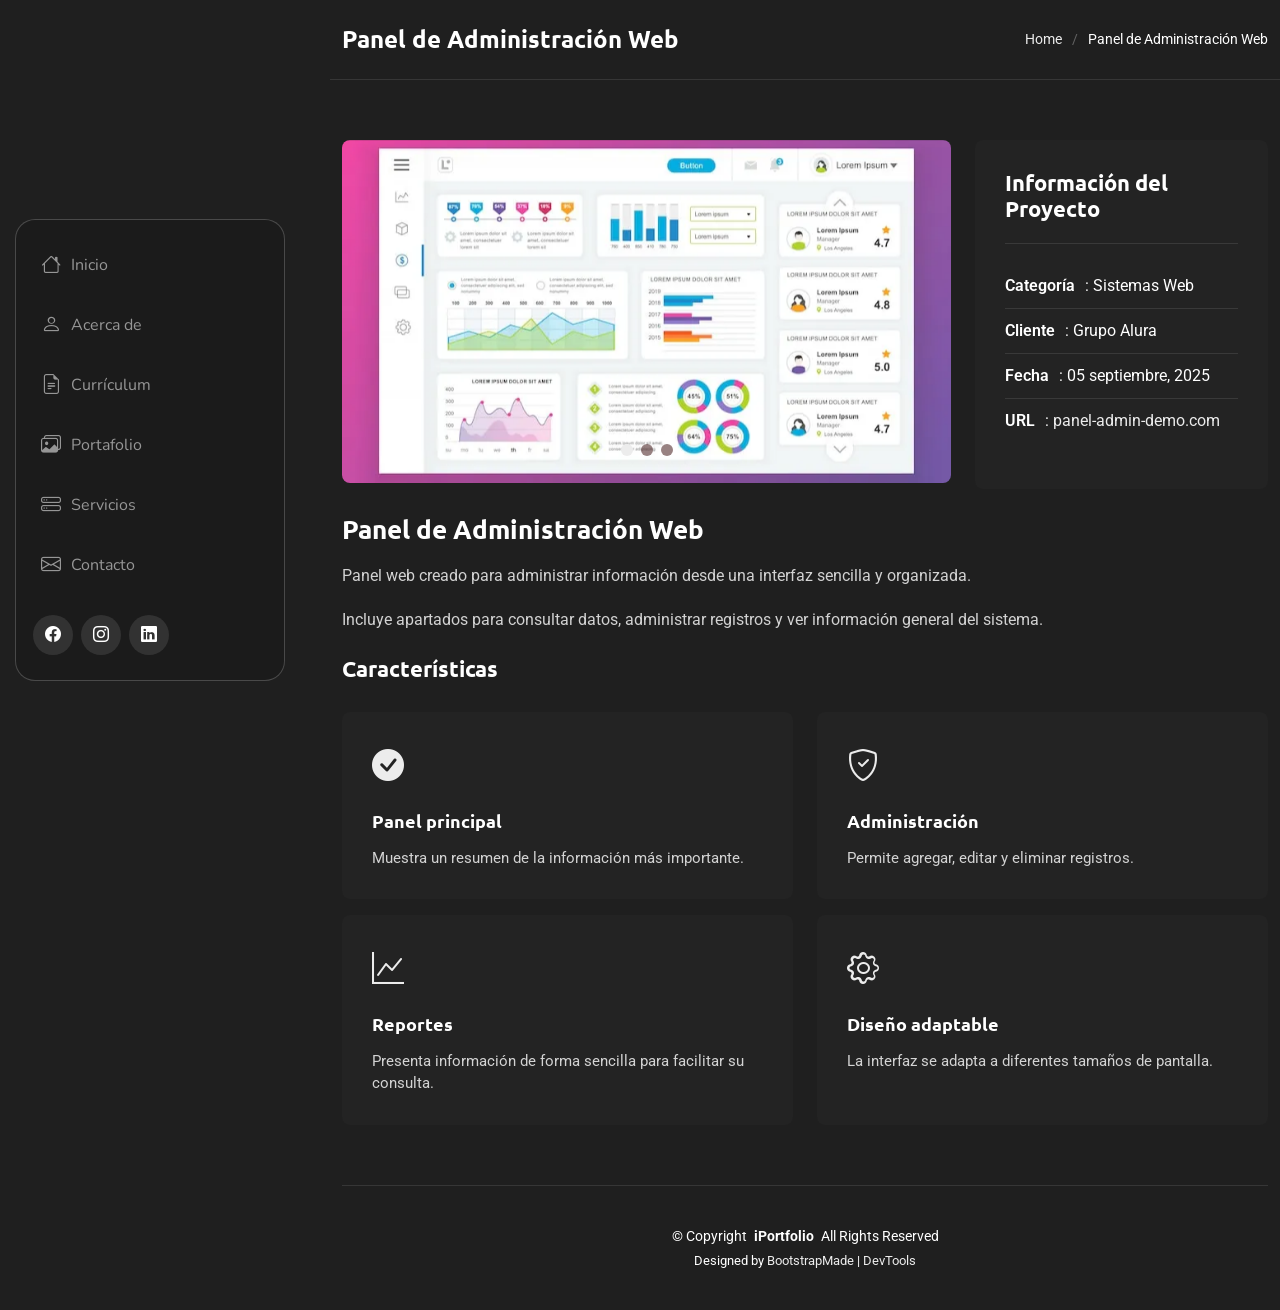
<file: portfolio-details-5.html>
<!doctype html>
<html lang="en">
  <head>
    <meta charset="utf-8" />
    <meta content="width=device-width, initial-scale=1.0" name="viewport" />
    <title>Panel de Administración Web - Portafolio</title>
    <meta name="description" content="" />
    <meta name="keywords" content="" />

    <!-- Favicons -->
    <link href="assets/img/favicon.png" rel="icon" />
    <link href="assets/img/apple-touch-icon.png" rel="apple-touch-icon" />

    <!-- Fonts -->
    <link href="https://fonts.googleapis.com" rel="preconnect" />
    <link href="https://fonts.gstatic.com" rel="preconnect" crossorigin />
    <link
      href="https://fonts.googleapis.com/css2?family=Roboto:ital,wght@0,100;0,300;0,400;0,500;0,700;0,900;1,100;1,300;1,400;1,500;1,700;1,900&family=Ubuntu:ital,wght@0,300;0,400;0,500;0,700;1,300;1,400;1,500;1,700&family=Nunito:ital,wght@0,200;0,300;0,400;0,500;0,600;0,700;0,800;0,900;1,200;1,300;1,400;1,500;1,600;1,700;1,800;1,900&display=swap"
      rel="stylesheet"
    />

    <!-- Vendor CSS Files -->
    <link href="assets/vendor/bootstrap/css/bootstrap.min.css" rel="stylesheet" />
    <link href="assets/vendor/bootstrap-icons/bootstrap-icons.css" rel="stylesheet" />
    <link href="assets/vendor/aos/aos.css" rel="stylesheet" />
    <link href="assets/vendor/glightbox/css/glightbox.min.css" rel="stylesheet" />
    <link href="assets/vendor/swiper/swiper-bundle.min.css" rel="stylesheet" />

    <!-- Main CSS File -->
    <link href="assets/css/main.css" rel="stylesheet" />

    <!-- =======================================================
  * Template Name: SnapFolio
  * Template URL: https://bootstrapmade.com/snapfolio-bootstrap-portfolio-template/
  * Updated: Jul 21 2025 with Bootstrap v5.3.7
  * Author: BootstrapMade.com
  * License: https://bootstrapmade.com/license/
  ======================================================== -->
  </head>

  <body class="portfolio-details-page">
    <header id="header" class="header dark-background d-flex flex-column justify-content-center">
      <i class="header-toggle d-xl-none bi bi-list"></i>

      <div class="header-container d-flex flex-column align-items-start">
        <nav id="navmenu" class="navmenu">
          <ul>
            <li>
              <a href="#hero"><i class="bi bi-house navicon"></i>Inicio</a>
            </li>
            <li>
              <a href="#about"><i class="bi bi-person navicon"></i> Acerca de</a>
            </li>
            <li>
              <a href="#resume"><i class="bi bi-file-earmark-text navicon"></i> Currículum</a>
            </li>
            <li>
              <a href="#portfolio"><i class="bi bi-images navicon"></i> Portafolio</a>
            </li>
            <li>
              <a href="#services"><i class="bi bi-hdd-stack navicon"></i> Servicios</a>
            </li>
            <li>
              <a href="#contact"><i class="bi bi-envelope navicon"></i> Contacto</a>
            </li>
          </ul>
        </nav>

        <div class="social-links text-center">
          <a href="https://www.facebook.com/share/1C6Wq9BFQS/" class="facebook"><i class="bi bi-facebook"></i></a>
          <a href="https://www.instagram.com/azalorenzoo/" class="instagram"><i class="bi bi-instagram"></i></a>
          <a href="https://www.linkedin.com/in/azalorenzo" class="linkedin"><i class="bi bi-linkedin"></i></a>
        </div>
      </div>
    </header>

    <main class="main">
      <!-- Page Title -->
      <div class="page-title dark-background">
        <div class="container d-lg-flex justify-content-between align-items-center">
          <h1 class="mb-2 mb-lg-0">Panel de Administración Web</h1>
          <nav class="breadcrumbs">
            <ol>
              <li><a href="index.html">Home</a></li>
              <li class="current">Panel de Administración Web</li>
            </ol>
          </nav>
        </div>
      </div>
      <!-- End Page Title -->

      <!-- Portfolio Details Section -->
      <section id="portfolio-details" class="portfolio-details section">
        <div class="container" data-aos="fade-up" data-aos-delay="100">
          <div class="row gy-4">
            <div class="col-lg-8">
              <div class="portfolio-details-slider swiper init-swiper">
                <script type="application/json" class="swiper-config">
                  {
                    "loop": true,
                    "speed": 600,
                    "autoplay": {
                      "delay": 5000
                    },
                    "slidesPerView": "auto",
                    "pagination": {
                      "el": ".swiper-pagination",
                      "type": "bullets",
                      "clickable": true
                    }
                  }
                </script>

                <div class="swiper-wrapper align-items-center">
                  <div class="swiper-slide">
                    <img
                      src="assets/img/portfolio/panel_administracion_web.webp"
                      alt="Portfolio Image"
                      class="img-fluid"
                      loading="lazy"
                    />
                  </div>

                  <div class="swiper-slide">
                    <img
                      src="assets/img/portfolio/panel_administracion_web.webp"
                      alt="Portfolio Image"
                      class="img-fluid"
                      loading="lazy"
                    />
                  </div>

                  <div class="swiper-slide">
                    <img
                      src="assets/img/portfolio/panel_administracion_web.webp"
                      alt="Portfolio Image"
                      class="img-fluid"
                      loading="lazy"
                    />
                  </div>
                </div>
                <div class="swiper-pagination"></div>
              </div>
            </div>

            <div class="col-lg-4">
              <div class="portfolio-info" data-aos="fade-left" data-aos-delay="200">
                <h3>Información del Proyecto</h3>
                <ul>
                  <li><strong>Categoría</strong>: Sistemas Web</li>
                  <li><strong>Cliente</strong>: Grupo Alura</li>
                  <li><strong>Fecha</strong>: 05 septiembre, 2025</li>
                  <li><strong>URL</strong>: <a href="#" target="_blank">panel-admin-demo.com</a></li>
                </ul>
              </div>
            </div>

            <div class="col-lg-12">
              <div class="portfolio-description" data-aos="fade-up" data-aos-delay="300">
                <h2>Panel de Administración Web</h2>
                <p>Panel web creado para administrar información desde una interfaz sencilla y organizada.</p>
                <p>
                  Incluye apartados para consultar datos, administrar registros y ver información general del sistema.
                </p>

                <div class="features mt-4">
                  <h3>Características</h3>
                  <div class="row gy-3">
                    <div class="col-md-6">
                      <div class="feature-item" data-aos="fade-up" data-aos-delay="400">
                        <i class="bi bi-check-circle-fill"></i>
                        <h4>Panel principal</h4>
                        <p>Muestra un resumen de la información más importante.</p>
                      </div>
                    </div>

                    <div class="col-md-6">
                      <div class="feature-item" data-aos="fade-up" data-aos-delay="500">
                        <i class="bi bi-shield-check"></i>
                        <h4>Administración</h4>
                        <p>Permite agregar, editar y eliminar registros.</p>
                      </div>
                    </div>

                    <div class="col-md-6">
                      <div class="feature-item" data-aos="fade-up" data-aos-delay="600">
                        <i class="bi bi-graph-up"></i>
                        <h4>Reportes</h4>
                        <p>Presenta información de forma sencilla para facilitar su consulta.</p>
                      </div>
                    </div>

                    <div class="col-md-6">
                      <div class="feature-item" data-aos="fade-up" data-aos-delay="700">
                        <i class="bi bi-gear"></i>
                        <h4>Diseño adaptable</h4>
                        <p>La interfaz se adapta a diferentes tamaños de pantalla.</p>
                      </div>
                    </div>
                  </div>
                </div>
              </div>
            </div>
          </div>
        </div>
      </section>
      <!-- /Portfolio Details Section -->
    </main>

    <footer id="footer" class="footer position-relative">
      <div class="container">
        <div class="copyright text-center">
          <p>
            © <span>Copyright</span> <strong class="px-1 sitename">iPortfolio</strong> <span>All Rights Reserved</span>
          </p>
        </div>
        <div class="credits">
          <!-- All the links in the footer should remain intact. -->
          <!-- You can delete the links only if you've purchased the pro version. -->
          <!-- Licensing information: https://bootstrapmade.com/license/ -->
          <!-- Purchase the pro version with working PHP/AJAX contact form: [buy-url] -->
          Designed by <a href="https://bootstrapmade.com/">BootstrapMade</a> |
          <a href="https://bootstrapmade.com/tools/">DevTools</a>
        </div>
      </div>
    </footer>

    <!-- Scroll Top -->
    <a href="#" id="scroll-top" class="scroll-top d-flex align-items-center justify-content-center"
      ><i class="bi bi-arrow-up-short"></i
    ></a>

    <!-- Preloader -->
    <div id="preloader"></div>

    <!-- Vendor JS Files -->
    <script src="assets/vendor/bootstrap/js/bootstrap.bundle.min.js"></script>
    <script src="assets/vendor/php-email-form/validate.js"></script>
    <script src="assets/vendor/aos/aos.js"></script>
    <script src="assets/vendor/typed.js/typed.umd.js"></script>
    <script src="assets/vendor/purecounter/purecounter_vanilla.js"></script>
    <script src="assets/vendor/waypoints/noframework.waypoints.js"></script>
    <script src="assets/vendor/isotope-layout/isotope.pkgd.min.js"></script>
    <script src="assets/vendor/imagesloaded/imagesloaded.pkgd.min.js"></script>
    <script src="assets/vendor/glightbox/js/glightbox.min.js"></script>
    <script src="assets/vendor/swiper/swiper-bundle.min.js"></script>

    <!-- Main JS File -->
    <script src="assets/js/main.js"></script>
  </body>
</html>
</file>
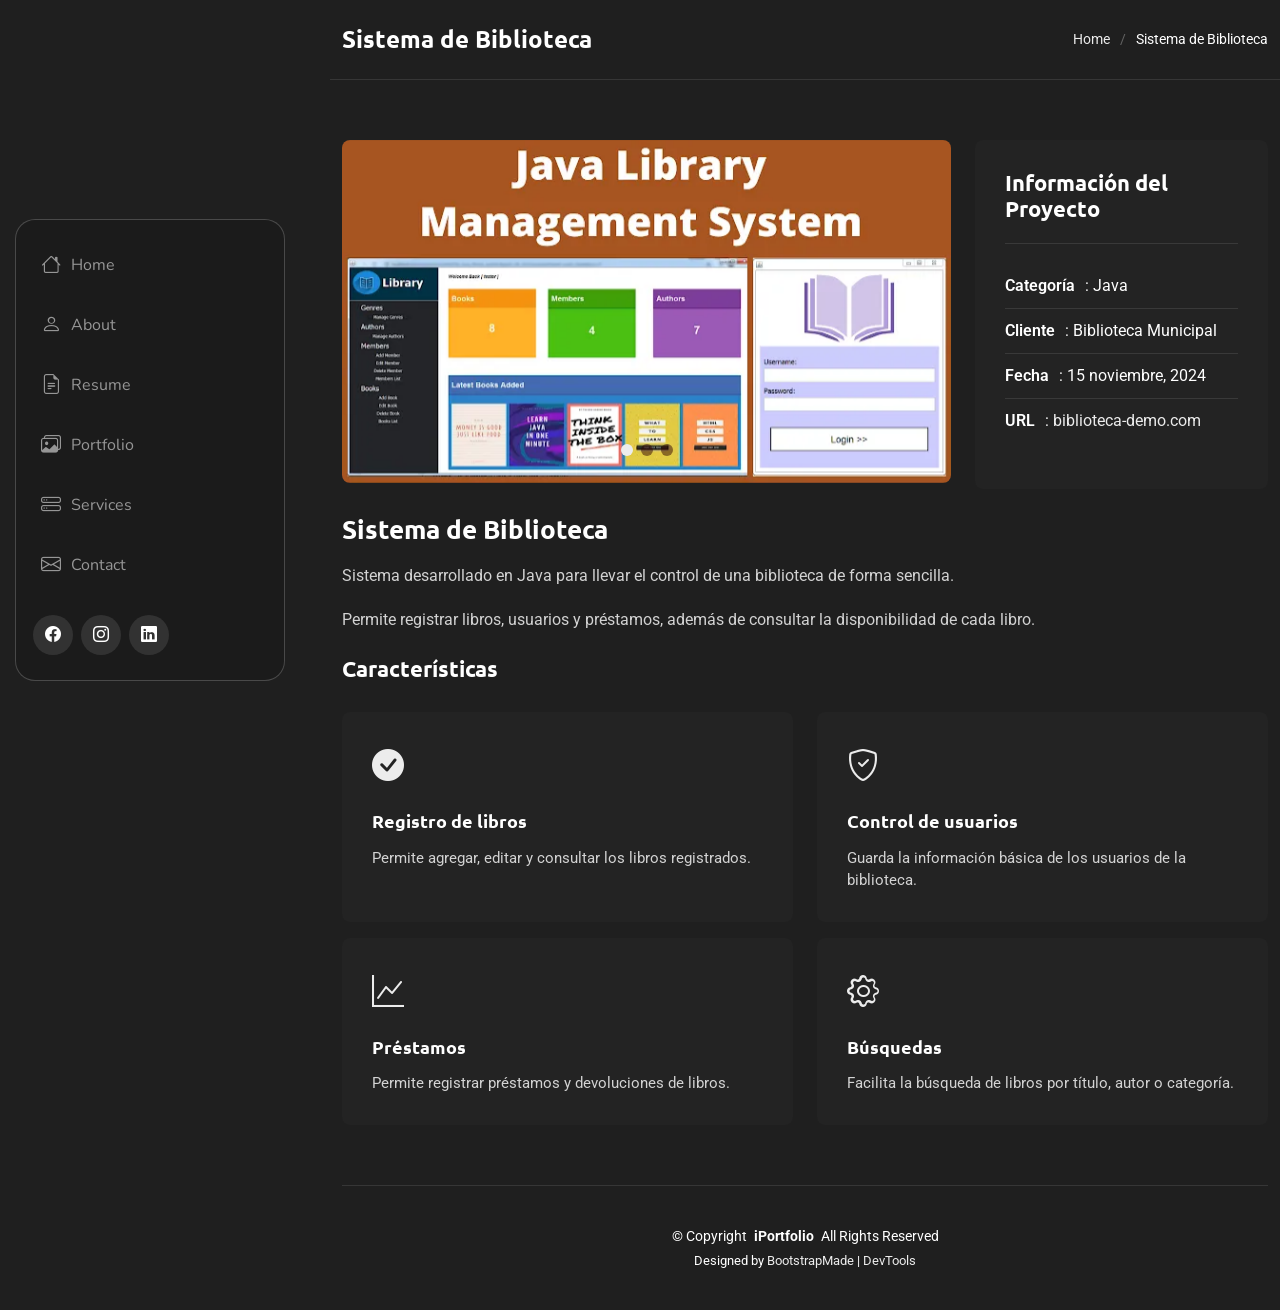
<file: portfolio-details.html>
<!doctype html>
<html lang="en">
  <head>
    <meta charset="utf-8" />
    <meta content="width=device-width, initial-scale=1.0" name="viewport" />
    <title>Sistema de Biblioteca - Portafolio</title>
    <meta name="description" content="" />
    <meta name="keywords" content="" />

    <!-- Favicons -->
    <link href="assets/img/favicon.png" rel="icon" />
    <link href="assets/img/apple-touch-icon.png" rel="apple-touch-icon" />

    <!-- Fonts -->
    <link href="https://fonts.googleapis.com" rel="preconnect" />
    <link href="https://fonts.gstatic.com" rel="preconnect" crossorigin />
    <link
      href="https://fonts.googleapis.com/css2?family=Roboto:ital,wght@0,100;0,300;0,400;0,500;0,700;0,900;1,100;1,300;1,400;1,500;1,700;1,900&family=Ubuntu:ital,wght@0,300;0,400;0,500;0,700;1,300;1,400;1,500;1,700&family=Nunito:ital,wght@0,200;0,300;0,400;0,500;0,600;0,700;0,800;0,900;1,200;1,300;1,400;1,500;1,600;1,700;1,800;1,900&display=swap"
      rel="stylesheet"
    />

    <!-- Vendor CSS Files -->
    <link href="assets/vendor/bootstrap/css/bootstrap.min.css" rel="stylesheet" />
    <link href="assets/vendor/bootstrap-icons/bootstrap-icons.css" rel="stylesheet" />
    <link href="assets/vendor/aos/aos.css" rel="stylesheet" />
    <link href="assets/vendor/glightbox/css/glightbox.min.css" rel="stylesheet" />
    <link href="assets/vendor/swiper/swiper-bundle.min.css" rel="stylesheet" />

    <!-- Main CSS File -->
    <link href="assets/css/main.css" rel="stylesheet" />

    <!-- =======================================================
  * Template Name: SnapFolio
  * Template URL: https://bootstrapmade.com/snapfolio-bootstrap-portfolio-template/
  * Updated: Jul 21 2025 with Bootstrap v5.3.7
  * Author: BootstrapMade.com
  * License: https://bootstrapmade.com/license/
  ======================================================== -->
  </head>

  <body class="portfolio-details-page">
    <header id="header" class="header dark-background d-flex flex-column justify-content-center">
      <i class="header-toggle d-xl-none bi bi-list"></i>

      <div class="header-container d-flex flex-column align-items-start">
        <nav id="navmenu" class="navmenu">
          <ul>
            <li>
              <a href="#hero"><i class="bi bi-house navicon"></i>Home</a>
            </li>
            <li>
              <a href="#about"><i class="bi bi-person navicon"></i> About</a>
            </li>
            <li>
              <a href="#resume"><i class="bi bi-file-earmark-text navicon"></i> Resume</a>
            </li>
            <li>
              <a href="#portfolio"><i class="bi bi-images navicon"></i> Portfolio</a>
            </li>
            <li>
              <a href="#services"><i class="bi bi-hdd-stack navicon"></i> Services</a>
            </li>
            <li>
              <a href="#contact"><i class="bi bi-envelope navicon"></i> Contact</a>
            </li>
          </ul>
        </nav>

        <div class="social-links text-center">
          <a href="https://www.facebook.com/share/1C6Wq9BFQS/" class="facebook"><i class="bi bi-facebook"></i></a>
          <a href="https://www.instagram.com/azalorenzoo/" class="instagram"><i class="bi bi-instagram"></i></a>
          <a href="https://www.linkedin.com/in/azalorenzo" class="linkedin"><i class="bi bi-linkedin"></i></a>
        </div>
      </div>
    </header>

    <main class="main">
      <!-- Page Title -->
      <div class="page-title dark-background">
        <div class="container d-lg-flex justify-content-between align-items-center">
          <h1 class="mb-2 mb-lg-0">Sistema de Biblioteca</h1>
          <nav class="breadcrumbs">
            <ol>
              <li><a href="index.html">Home</a></li>
              <li class="current">Sistema de Biblioteca</li>
            </ol>
          </nav>
        </div>
      </div>
      <!-- End Page Title -->

      <!-- Portfolio Details Section -->
      <section id="portfolio-details" class="portfolio-details section">
        <div class="container" data-aos="fade-up" data-aos-delay="100">
          <div class="row gy-4">
            <div class="col-lg-8">
              <div class="portfolio-details-slider swiper init-swiper">
                <script type="application/json" class="swiper-config">
                  {
                    "loop": true,
                    "speed": 600,
                    "autoplay": {
                      "delay": 5000
                    },
                    "slidesPerView": "auto",
                    "pagination": {
                      "el": ".swiper-pagination",
                      "type": "bullets",
                      "clickable": true
                    }
                  }
                </script>

                <div class="swiper-wrapper align-items-center">
                  <div class="swiper-slide">
                    <img
                      src="assets/img/portfolio/portfolio-portrait-1.webp"
                      alt="Portfolio Image"
                      class="img-fluid"
                      loading="lazy"
                    />
                  </div>

                  <div class="swiper-slide">
                    <img
                      src="assets/img/portfolio/portfolio-portrait-1.webp"
                      alt="Portfolio Image"
                      class="img-fluid"
                      loading="lazy"
                    />
                  </div>

                  <div class="swiper-slide">
                    <img
                      src="assets/img/portfolio/portfolio-portrait-1.webp"
                      alt="Portfolio Image"
                      class="img-fluid"
                      loading="lazy"
                    />
                  </div>
                </div>
                <div class="swiper-pagination"></div>
              </div>
            </div>

            <div class="col-lg-4">
              <div class="portfolio-info" data-aos="fade-left" data-aos-delay="200">
                <h3>Información del Proyecto</h3>
                <ul>
                  <li><strong>Categoría</strong>: Java</li>
                  <li><strong>Cliente</strong>: Biblioteca Municipal</li>
                  <li><strong>Fecha</strong>: 15 noviembre, 2024</li>
                  <li><strong>URL</strong>: <a href="#" target="_blank">biblioteca-demo.com</a></li>
                </ul>
              </div>
            </div>

            <div class="col-lg-12">
              <div class="portfolio-description" data-aos="fade-up" data-aos-delay="300">
                <h2>Sistema de Biblioteca</h2>
                <p>Sistema desarrollado en Java para llevar el control de una biblioteca de forma sencilla.</p>
                <p>
                  Permite registrar libros, usuarios y préstamos, además de consultar la disponibilidad de cada libro.
                </p>

                <div class="features mt-4">
                  <h3>Características</h3>
                  <div class="row gy-3">
                    <div class="col-md-6">
                      <div class="feature-item" data-aos="fade-up" data-aos-delay="400">
                        <i class="bi bi-check-circle-fill"></i>
                        <h4>Registro de libros</h4>
                        <p>Permite agregar, editar y consultar los libros registrados.</p>
                      </div>
                    </div>

                    <div class="col-md-6">
                      <div class="feature-item" data-aos="fade-up" data-aos-delay="500">
                        <i class="bi bi-shield-check"></i>
                        <h4>Control de usuarios</h4>
                        <p>Guarda la información básica de los usuarios de la biblioteca.</p>
                      </div>
                    </div>

                    <div class="col-md-6">
                      <div class="feature-item" data-aos="fade-up" data-aos-delay="600">
                        <i class="bi bi-graph-up"></i>
                        <h4>Préstamos</h4>
                        <p>Permite registrar préstamos y devoluciones de libros.</p>
                      </div>
                    </div>

                    <div class="col-md-6">
                      <div class="feature-item" data-aos="fade-up" data-aos-delay="700">
                        <i class="bi bi-gear"></i>
                        <h4>Búsquedas</h4>
                        <p>Facilita la búsqueda de libros por título, autor o categoría.</p>
                      </div>
                    </div>
                  </div>
                </div>
              </div>
            </div>
          </div>
        </div>
      </section>
      <!-- /Portfolio Details Section -->
    </main>

    <footer id="footer" class="footer position-relative">
      <div class="container">
        <div class="copyright text-center">
          <p>
            © <span>Copyright</span> <strong class="px-1 sitename">iPortfolio</strong> <span>All Rights Reserved</span>
          </p>
        </div>
        <div class="credits">
          <!-- All the links in the footer should remain intact. -->
          <!-- You can delete the links only if you've purchased the pro version. -->
          <!-- Licensing information: https://bootstrapmade.com/license/ -->
          <!-- Purchase the pro version with working PHP/AJAX contact form: [buy-url] -->
          Designed by <a href="https://bootstrapmade.com/">BootstrapMade</a> |
          <a href="https://bootstrapmade.com/tools/">DevTools</a>
        </div>
      </div>
    </footer>

    <!-- Scroll Top -->
    <a href="#" id="scroll-top" class="scroll-top d-flex align-items-center justify-content-center"
      ><i class="bi bi-arrow-up-short"></i
    ></a>

    <!-- Preloader -->
    <div id="preloader"></div>

    <!-- Vendor JS Files -->
    <script src="assets/vendor/bootstrap/js/bootstrap.bundle.min.js"></script>
    <script src="assets/vendor/php-email-form/validate.js"></script>
    <script src="assets/vendor/aos/aos.js"></script>
    <script src="assets/vendor/typed.js/typed.umd.js"></script>
    <script src="assets/vendor/purecounter/purecounter_vanilla.js"></script>
    <script src="assets/vendor/waypoints/noframework.waypoints.js"></script>
    <script src="assets/vendor/isotope-layout/isotope.pkgd.min.js"></script>
    <script src="assets/vendor/imagesloaded/imagesloaded.pkgd.min.js"></script>
    <script src="assets/vendor/glightbox/js/glightbox.min.js"></script>
    <script src="assets/vendor/swiper/swiper-bundle.min.js"></script>

    <!-- Main JS File -->
    <script src="assets/js/main.js"></script>
  </body>
</html>
</file>
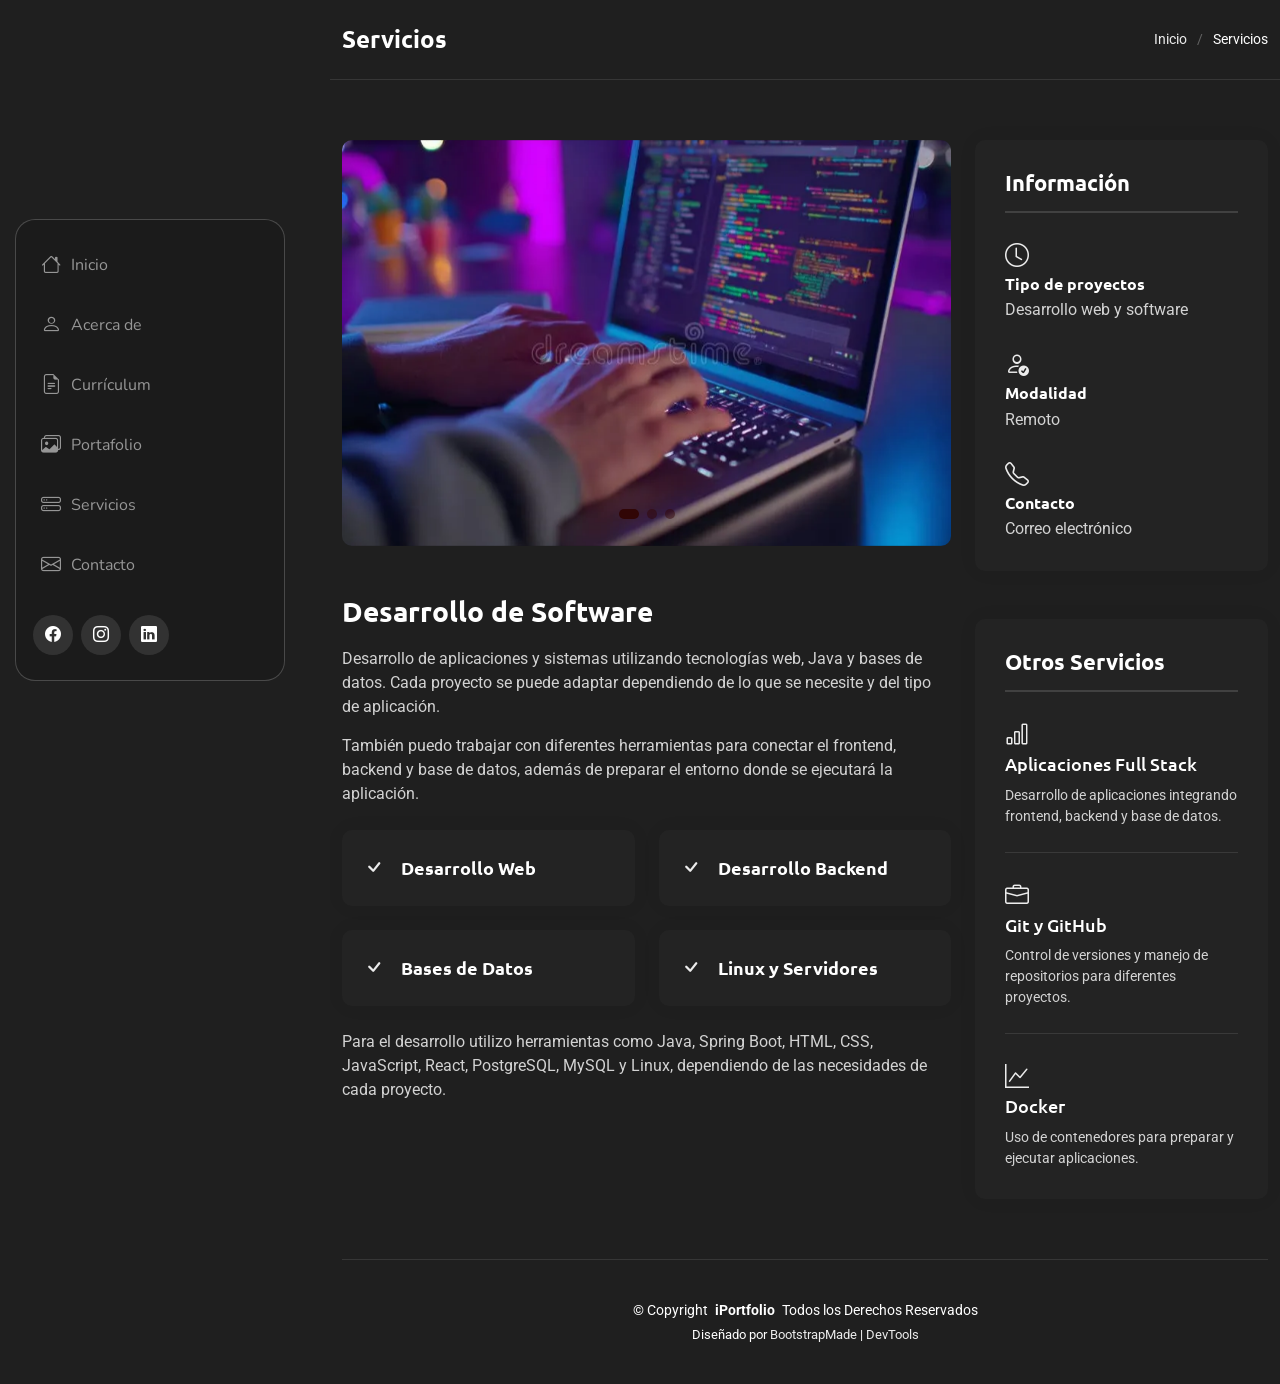
<file: service-details.html>
<!doctype html>
<html lang="en">
  <head>
    <meta charset="utf-8" />
    <meta content="width=device-width, initial-scale=1.0" name="viewport" />
    <title>Servicios - Portafolio</title>
    <meta name="description" content="" />
    <meta name="keywords" content="" />

    <!-- Favicons -->
    <link href="assets/img/favicon.png" rel="icon" />
    <link href="assets/img/apple-touch-icon.png" rel="apple-touch-icon" />

    <!-- Fonts -->
    <link href="https://fonts.googleapis.com" rel="preconnect" />
    <link href="https://fonts.gstatic.com" rel="preconnect" crossorigin />
    <link
      href="https://fonts.googleapis.com/css2?family=Roboto:ital,wght@0,100;0,300;0,400;0,500;0,700;0,900;1,100;1,300;1,400;1,500;1,700;1,900&family=Ubuntu:ital,wght@0,300;0,400;0,500;0,700;1,300;1,400;1,500;1,700&family=Nunito:ital,wght@0,200;0,300;0,400;0,500;0,600;0,700;0,800;0,900;1,200;1,300;1,400;1,500;1,600;1,700;1,800;1,900&display=swap"
      rel="stylesheet"
    />

    <!-- Vendor CSS Files -->
    <link href="assets/vendor/bootstrap/css/bootstrap.min.css" rel="stylesheet" />
    <link href="assets/vendor/bootstrap-icons/bootstrap-icons.css" rel="stylesheet" />
    <link href="assets/vendor/aos/aos.css" rel="stylesheet" />
    <link href="assets/vendor/glightbox/css/glightbox.min.css" rel="stylesheet" />
    <link href="assets/vendor/swiper/swiper-bundle.min.css" rel="stylesheet" />

    <!-- Main CSS File -->
    <link href="assets/css/main.css" rel="stylesheet" />

    <!-- =======================================================
  * Template Name: SnapFolio
  * Template URL: https://bootstrapmade.com/snapfolio-bootstrap-portfolio-template/
  * Updated: Jul 21 2025 with Bootstrap v5.3.7
  * Author: BootstrapMade.com
  * License: https://bootstrapmade.com/license/
  ======================================================== -->
  </head>

  <body class="service-details-page">
    <header id="header" class="header dark-background d-flex flex-column justify-content-center">
      <i class="header-toggle d-xl-none bi bi-list"></i>

      <div class="header-container d-flex flex-column align-items-start">
        <nav id="navmenu" class="navmenu">
          <ul>
            <li>
              <a href="#hero"><i class="bi bi-house navicon"></i>Inicio</a>
            </li>
            <li>
              <a href="#about"><i class="bi bi-person navicon"></i> Acerca de</a>
            </li>
            <li>
              <a href="#resume"><i class="bi bi-file-earmark-text navicon"></i> Currículum</a>
            </li>
            <li>
              <a href="#portfolio"><i class="bi bi-images navicon"></i> Portafolio</a>
            </li>
            <li>
              <a href="#services"><i class="bi bi-hdd-stack navicon"></i> Servicios</a>
            </li>
            <li>
              <a href="#contact"><i class="bi bi-envelope navicon"></i> Contacto</a>
            </li>
          </ul>
        </nav>

        <div class="social-links text-center">
          <a href="https://www.facebook.com/share/1C6Wq9BFQS/" class="facebook"><i class="bi bi-facebook"></i></a>
          <a href="https://www.instagram.com/azalorenzoo/" class="instagram"><i class="bi bi-instagram"></i></a>
          <a href="https://www.linkedin.com/in/azalorenzo" class="linkedin"><i class="bi bi-linkedin"></i></a>
        </div>
      </div>
    </header>

    <main class="main">
      <!-- Page Title -->
      <div class="page-title dark-background">
        <div class="container d-lg-flex justify-content-between align-items-center">
          <h1 class="mb-2 mb-lg-0">Servicios</h1>
          <nav class="breadcrumbs">
            <ol>
              <li><a href="index.html">Inicio</a></li>
              <li class="current">Servicios</li>
            </ol>
          </nav>
        </div>
      </div>
      <!-- End Page Title -->

      <!-- Service Details Section -->
      <section id="service-details" class="service-details section">
        <div class="container" data-aos="fade-up" data-aos-delay="100">
          <div class="row gy-4">
            <div class="col-lg-8">
              <div class="service-details-slider swiper init-swiper">
                <script type="application/json" class="swiper-config">
                  {
                    "loop": true,
                    "speed": 600,
                    "autoplay": {
                      "delay": 5000
                    },
                    "slidesPerView": 1,
                    "pagination": {
                      "el": ".swiper-pagination",
                      "type": "bullets",
                      "clickable": true
                    }
                  }
                </script>
                <div class="swiper-wrapper align-items-center">
                  <div class="swiper-slide">
                    <img src="assets/img/services/services-1.webp" alt="" class="img-fluid" loading="lazy" />
                  </div>
                  <div class="swiper-slide">
                    <img src="assets/img/services/services-2.webp" alt="" class="img-fluid" loading="lazy" />
                  </div>
                  <div class="swiper-slide">
                    <img src="assets/img/services/services-3.webp" alt="" class="img-fluid" loading="lazy" />
                  </div>
                </div>
                <div class="swiper-pagination"></div>
              </div>

              <div class="content mt-5">
                <h3>Desarrollo de Software</h3>
                <p>
                  Desarrollo de aplicaciones y sistemas utilizando tecnologías web, Java y bases de datos. Cada proyecto
                  se puede adaptar dependiendo de lo que se necesite y del tipo de aplicación.
                </p>
                <p>
                  También puedo trabajar con diferentes herramientas para conectar el frontend, backend y base de datos,
                  además de preparar el entorno donde se ejecutará la aplicación.
                </p>

                <div class="features mt-4">
                  <div class="row gy-4">
                    <div class="col-md-6" data-aos="fade-up" data-aos-delay="100">
                      <div class="feature-box d-flex align-items-center">
                        <i class="bi bi-check"></i>
                        <h4>Desarrollo Web</h4>
                      </div>
                    </div>
                    <div class="col-md-6" data-aos="fade-up" data-aos-delay="200">
                      <div class="feature-box d-flex align-items-center">
                        <i class="bi bi-check"></i>
                        <h4>Desarrollo Backend</h4>
                      </div>
                    </div>
                    <div class="col-md-6" data-aos="fade-up" data-aos-delay="300">
                      <div class="feature-box d-flex align-items-center">
                        <i class="bi bi-check"></i>
                        <h4>Bases de Datos</h4>
                      </div>
                    </div>
                    <div class="col-md-6" data-aos="fade-up" data-aos-delay="400">
                      <div class="feature-box d-flex align-items-center">
                        <i class="bi bi-check"></i>
                        <h4>Linux y Servidores</h4>
                      </div>
                    </div>
                  </div>
                </div>

                <p class="mt-4">
                  Para el desarrollo utilizo herramientas como Java, Spring Boot, HTML, CSS, JavaScript, React,
                  PostgreSQL, MySQL y Linux, dependiendo de las necesidades de cada proyecto.
                </p>
              </div>
            </div>

            <div class="col-lg-4">
              <div class="service-info">
                <h4>Información</h4>
                <div class="info-item">
                  <i class="bi bi-clock"></i>
                  <h5>Tipo de proyectos</h5>
                  <p>Desarrollo web y software</p>
                </div>
                <div class="info-item">
                  <i class="bi bi-person-check"></i>
                  <h5>Modalidad</h5>
                  <p>Remoto</p>
                </div>
                <div class="info-item">
                  <i class="bi bi-telephone"></i>
                  <h5>Contacto</h5>
                  <p>Correo electrónico</p>
                </div>
              </div>

              <div class="related-services mt-5">
                <h4>Otros Servicios</h4>
                <div class="service-item">
                  <i class="bi bi-bar-chart"></i>
                  <h5><a href="#">Aplicaciones Full Stack</a></h5>
                  <p>Desarrollo de aplicaciones integrando frontend, backend y base de datos.</p>
                </div>
                <div class="service-item">
                  <i class="bi bi-briefcase"></i>
                  <h5><a href="#">Git y GitHub</a></h5>
                  <p>Control de versiones y manejo de repositorios para diferentes proyectos.</p>
                </div>
                <div class="service-item">
                  <i class="bi bi-graph-up"></i>
                  <h5><a href="#">Docker</a></h5>
                  <p>Uso de contenedores para preparar y ejecutar aplicaciones.</p>
                </div>
              </div>
            </div>
          </div>
        </div>
      </section>
      <!-- /Service Details Section -->
    </main>

    <footer id="footer" class="footer position-relative">
      <div class="container">
        <div class="copyright text-center">
          <p>
            © <span>Copyright</span> <strong class="px-1 sitename">iPortfolio</strong>
            <span>Todos los Derechos Reservados</span>
          </p>
        </div>
        <div class="credits">
          <!-- All the links in the footer should remain intact. -->
          <!-- You can delete the links only if you've purchased the pro version. -->
          <!-- Licensing information: https://bootstrapmade.com/license/ -->
          <!-- Purchase the pro version with working PHP/AJAX contact form: [buy-url] -->
          Diseñado por <a href="https://bootstrapmade.com/">BootstrapMade</a> |
          <a href="https://bootstrapmade.com/tools/">DevTools</a>
        </div>
      </div>
    </footer>

    <!-- Scroll Top -->
    <a href="#" id="scroll-top" class="scroll-top d-flex align-items-center justify-content-center"
      ><i class="bi bi-arrow-up-short"></i
    ></a>

    <!-- Preloader -->
    <div id="preloader"></div>

    <!-- Vendor JS Files -->
    <script src="assets/vendor/bootstrap/js/bootstrap.bundle.min.js"></script>
    <script src="assets/vendor/php-email-form/validate.js"></script>
    <script src="assets/vendor/aos/aos.js"></script>
    <script src="assets/vendor/typed.js/typed.umd.js"></script>
    <script src="assets/vendor/purecounter/purecounter_vanilla.js"></script>
    <script src="assets/vendor/waypoints/noframework.waypoints.js"></script>
    <script src="assets/vendor/isotope-layout/isotope.pkgd.min.js"></script>
    <script src="assets/vendor/imagesloaded/imagesloaded.pkgd.min.js"></script>
    <script src="assets/vendor/glightbox/js/glightbox.min.js"></script>
    <script src="assets/vendor/swiper/swiper-bundle.min.js"></script>

    <!-- Main JS File -->
    <script src="assets/js/main.js"></script>
  </body>
</html>
</file>
<file: assets/css/main.css>
/**
* Template Name: SnapFolio
* Template URL: https://bootstrapmade.com/snapfolio-bootstrap-portfolio-template/
* Updated: Jul 21 2025 with Bootstrap v5.3.7
* Author: BootstrapMade.com
* License: https://bootstrapmade.com/license/
*/

/*--------------------------------------------------------------
# Font & Color Variables
# Help: https://bootstrapmade.com/color-system/
--------------------------------------------------------------*/
/* Fonts */
:root {
  --default-font:
    "Roboto", system-ui, -apple-system, "Segoe UI", Roboto, "Helvetica Neue", Arial, "Noto Sans", "Liberation Sans",
    sans-serif, "Apple Color Emoji", "Segoe UI Emoji", "Segoe UI Symbol", "Noto Color Emoji";
  --heading-font: "Ubuntu", sans-serif;
  --nav-font: "Nunito", sans-serif;
}

/* Global Colors - The following color variables are used throughout the website. Updating them here will change the color scheme of the entire website */
:root {
  --background-color: #1f1f1f; /* Background color for the entire website, including individual sections */
  --default-color: #ffffff; /* Default color used for the majority of the text content across the entire website */
  --heading-color: #ffffff; /* Color for headings, subheadings and title throughout the website */
  --accent-color: #ececec; /* Accent color that represents your brand on the website. It's used for buttons, links, and other elements that need to stand out */
  --surface-color: #232323; /* The surface color is used as a background of boxed elements within sections, such as cards, icon boxes, or other elements that require a visual separation from the global background. */
  --contrast-color: #310606; /* Contrast color for text, ensuring readability against backgrounds of accent, heading, or default colors. */
}

/* Nav Menu Colors - The following color variables are used specifically for the navigation menu. They are separate from the global colors to allow for more customization options */
:root {
  --nav-color: rgba(236, 236, 236, 0.59); /* The default color of the main navmenu links */
  --nav-hover-color: #ffffff; /* Applied to main navmenu links when they are hovered over or active */
  --nav-mobile-background-color: #393939; /* Used as the background color for mobile navigation menu */
  --nav-dropdown-background-color: #393939; /* Used as the background color for dropdown items that appear when hovering over primary navigation items */
  --nav-dropdown-color: #ffffff; /* Used for navigation links of the dropdown items in the navigation menu. */
  --nav-dropdown-hover-color: #ececec; /* Similar to --nav-hover-color, this color is applied to dropdown navigation links when they are hovered over. */
}

/* Color Presets - These classes override global colors when applied to any section or element, providing reuse of the sam color scheme. */

.light-background {
  --background-color: #2c2c2c;
  --surface-color: #323232;
}

.dark-background {
  --background-color: #040b14;
  --default-color: #ffffff;
  --heading-color: #ffffff;
  --surface-color: #151f2b;
  --contrast-color: #ffffff;
}

/* Smooth scroll */
:root {
  scroll-behavior: smooth;
}

/*--------------------------------------------------------------
# General Styling & Shared Classes
--------------------------------------------------------------*/
body {
  color: var(--default-color);
  background-color: var(--background-color);
  font-family: var(--default-font);
}

a {
  color: var(--accent-color);
  text-decoration: none;
  transition: 0.3s;
}

a:hover {
  color: color-mix(in srgb, var(--accent-color), transparent 25%);
  text-decoration: none;
}

h1,
h2,
h3,
h4,
h5,
h6 {
  color: var(--heading-color);
  font-family: var(--heading-font);
}

/* PHP Email Form Messages
------------------------------*/
.php-email-form .error-message {
  display: none;
  background: #df1529;
  color: #ffffff;
  text-align: left;
  padding: 15px;
  margin-bottom: 24px;
  font-weight: 600;
}

.php-email-form .sent-message {
  display: none;
  color: #ffffff;
  background: #059652;
  text-align: center;
  padding: 15px;
  margin-bottom: 24px;
  font-weight: 600;
}

.php-email-form .loading {
  display: none;
  background: var(--surface-color);
  text-align: center;
  padding: 15px;
  margin-bottom: 24px;
}

.php-email-form .loading:before {
  content: "";
  display: inline-block;
  border-radius: 50%;
  width: 24px;
  height: 24px;
  margin: 0 10px -6px 0;
  border: 3px solid var(--accent-color);
  border-top-color: var(--surface-color);
  animation: php-email-form-loading 1s linear infinite;
}

@keyframes php-email-form-loading {
  0% {
    transform: rotate(0deg);
  }

  100% {
    transform: rotate(360deg);
  }
}

/*--------------------------------------------------------------
# Global Header
--------------------------------------------------------------*/
.header {
  --background-color: #1b1b1b;
  --contrast-color: #444444;
  color: var(--default-color);
  position: fixed;
  top: 0;
  left: 0;
  bottom: 0;
  padding: 0 15px;
  width: 300px;
  transition: all ease-in-out 0.3s;
  overflow-y: auto;
  z-index: 997;
}

.header .header-container {
  border-radius: 20px;
  padding: 15px;
  background-color: var(--background-color);
  border: 1px solid color-mix(in srgb, var(--default-color), transparent 80%);
}

.header .social-links {
  margin: 0 0 10px 0;
}

.header .social-links a {
  font-size: 16px;
  display: inline-flex;
  align-items: center;
  justify-content: center;
  background: color-mix(in srgb, var(--default-color), transparent 90%);
  color: var(--default-color);
  margin: 0 2px;
  border-radius: 50%;
  text-align: center;
  width: 40px;
  height: 40px;
  transition: 0.3s;
}

.header .social-links a:hover {
  color: var(--contrast-color);
  background: var(--accent-color);
}

@media (min-width: 1200px) {
  .header ~ main,
  .header ~ #footer {
    margin-left: 330px;
  }
}

@media (max-width: 1199px) {
  .header {
    left: -100%;
  }
}

.header.header-show {
  left: 0;
}

.header .header-toggle {
  color: var(--contrast-color);
  background-color: var(--accent-color);
  font-size: 22px;
  display: flex;
  align-items: center;
  justify-content: center;
  width: 40px;
  height: 40px;
  border-radius: 50%;
  cursor: pointer;
  position: fixed;
  top: 15px;
  right: 15px;
  z-index: 9999;
  transition: background-color 0.3s;
}

.header .header-toggle:hover {
  color: var(--contrast-color);
  background-color: color-mix(in srgb, var(--accent-color) 90%, white 15%);
}

/*--------------------------------------------------------------
# Navigation Menu
--------------------------------------------------------------*/
.mobile-nav-toggle {
  display: none;
}

.navmenu {
  padding: 0;
  z-index: 9997;
  width: 100%;
}

.navmenu ul {
  list-style: none;
  padding: 0 0 20px 0;
  margin: 0;
}

.navmenu a,
.navmenu a:focus {
  color: var(--nav-color);
  padding: 15px 10px;
  font-family: var(--nav-font);
  font-size: 16px;
  font-weight: 400;
  display: flex;
  align-items: center;
  white-space: nowrap;
  transition: 0.3s;
  width: 100%;
}

.navmenu a .navicon,
.navmenu a:focus .navicon {
  font-size: 20px;
  margin-right: 10px;
}

.navmenu a .toggle-dropdown,
.navmenu a:focus .toggle-dropdown {
  font-size: 12px;
  line-height: 0;
  margin-left: auto;
  width: 30px;
  height: 30px;
  display: flex;
  align-items: center;
  justify-content: center;
  border-radius: 50%;
  transition: 0.3s;
  flex-shrink: 0;
  background-color: color-mix(in srgb, var(--accent-color), transparent 90%);
}

.navmenu a .toggle-dropdown:hover,
.navmenu a:focus .toggle-dropdown:hover {
  background-color: var(--accent-color);
  color: var(--contrast-color);
}

.navmenu a:hover,
.navmenu .active,
.navmenu .active:focus {
  color: var(--nav-hover-color);
}

.navmenu a:hover .navicon,
.navmenu .active .navicon,
.navmenu .active:focus .navicon {
  color: var(--accent-color);
}

.navmenu .active .toggle-dropdown,
.navmenu .active:focus .toggle-dropdown {
  background-color: var(--accent-color);
  color: var(--contrast-color);
  transform: rotate(180deg);
}

.navmenu .dropdown {
  display: block;
}

.navmenu .dropdown a,
.navmenu .dropdown a:focus {
  color: --nav-dropdown-color;
}

.navmenu .dropdown a:hover,
.navmenu .dropdown .active,
.navmenu .dropdown .active:focus {
  color: var(--nav-dropdown-hover-color);
}

.navmenu .dropdown ul {
  position: static;
  display: none;
  z-index: 99;
  padding: 5px 10px;
  margin: 5px 10px;
  background-color: var(--nav-dropdown-background-color);
  border: 1px solid color-mix(in srgb, var(--default-color), transparent 90%);
  box-shadow: none;
  transition: all 0.5s ease-in-out;
}

.navmenu .dropdown ul ul {
  background-color: rgba(33, 37, 41, 0.1);
}

.navmenu .dropdown > .dropdown-active {
  display: block;
  background-color: rgba(33, 37, 41, 0.03);
}

/*--------------------------------------------------------------
# Global Footer
--------------------------------------------------------------*/
.footer {
  color: var(--default-color);
  background-color: var(--background-color);
  font-size: 14px;
  padding: 0 0 40px 0;
  position: relative;
}

.footer .copyright {
  padding-top: 40px;
  border-top: 1px solid color-mix(in srgb, var(--default-color), transparent 90%);
}

.footer .copyright p {
  margin-bottom: 0;
}

.footer .credits {
  margin-top: 4px;
  font-size: 13px;
  text-align: center;
}

/*--------------------------------------------------------------
# Preloader
--------------------------------------------------------------*/
#preloader {
  position: fixed;
  inset: 0;
  z-index: 999999;
  overflow: hidden;
  background: var(--background-color);
  transition: all 0.6s ease-out;
}

#preloader:before {
  content: "";
  position: fixed;
  top: calc(50% - 30px);
  left: calc(50% - 30px);
  border: 6px solid #ffffff;
  border-color: var(--accent-color) transparent var(--accent-color) transparent;
  border-radius: 50%;
  width: 60px;
  height: 60px;
  animation: animate-preloader 1.5s linear infinite;
}

@keyframes animate-preloader {
  0% {
    transform: rotate(0deg);
  }

  100% {
    transform: rotate(360deg);
  }
}

/*--------------------------------------------------------------
# Scroll Top Button
--------------------------------------------------------------*/
.scroll-top {
  position: fixed;
  visibility: hidden;
  opacity: 0;
  right: 15px;
  bottom: -15px;
  z-index: 99999;
  background-color: var(--accent-color);
  width: 44px;
  height: 44px;
  border-radius: 50px;
  transition: all 0.4s;
}

.scroll-top i {
  font-size: 24px;
  color: var(--contrast-color);
  line-height: 0;
}

.scroll-top:hover {
  background-color: color-mix(in srgb, var(--accent-color), transparent 20%);
  color: var(--contrast-color);
}

.scroll-top.active {
  visibility: visible;
  opacity: 1;
  bottom: 15px;
}

/*--------------------------------------------------------------
# Disable aos animation delay on mobile devices
--------------------------------------------------------------*/
@media screen and (max-width: 768px) {
  [data-aos-delay] {
    transition-delay: 0 !important;
  }
}

/*--------------------------------------------------------------
# Global Page Titles & Breadcrumbs
--------------------------------------------------------------*/
.page-title {
  color: var(--default-color);
  padding: 25px 0 0 0;
  position: relative;
}

.page-title .container {
  border-bottom: 1px solid color-mix(in srgb, var(--default-color), transparent 90%);
  padding-bottom: 25px;
}

.page-title h1 {
  font-size: 24px;
  font-weight: 700;
}

.page-title .breadcrumbs ol {
  display: flex;
  flex-wrap: wrap;
  list-style: none;
  padding: 0;
  margin: 0;
  font-size: 14px;
  font-weight: 400;
}

.page-title .breadcrumbs ol li + li {
  padding-left: 10px;
}

.page-title .breadcrumbs ol li + li::before {
  content: "/";
  display: inline-block;
  padding-right: 10px;
  color: color-mix(in srgb, var(--default-color), transparent 70%);
}

/*--------------------------------------------------------------
# Global Sections
--------------------------------------------------------------*/
section,
.section {
  color: var(--default-color);
  background-color: var(--background-color);
  padding: 60px 0;
  overflow: clip;
}

/*--------------------------------------------------------------
# Global Section Titles
--------------------------------------------------------------*/
.section-title {
  text-align: center;
  padding-bottom: 60px;
  position: relative;
}

.section-title h2 {
  font-size: 32px;
  font-weight: 700;
  position: relative;
}

.section-title h2:before,
.section-title h2:after {
  content: "";
  width: 50px;
  height: 2px;
  background: var(--accent-color);
  display: inline-block;
}

.section-title h2:before {
  margin: 0 15px 10px 0;
}

.section-title h2:after {
  margin: 0 0 10px 15px;
}

.section-title p {
  margin-bottom: 0;
}

/*--------------------------------------------------------------
# Hero Section
--------------------------------------------------------------*/
.hero {
  min-height: 100vh;
  position: relative;
  overflow: hidden;
  display: flex;
  align-items: center;
}

.hero .background-elements {
  position: absolute;
  top: 0;
  left: 0;
  width: 100%;
  height: 100%;
  z-index: 1;
  overflow: hidden;
}

.hero .background-elements .bg-circle {
  position: absolute;
  border-radius: 50%;
  background: linear-gradient(
    45deg,
    color-mix(in srgb, var(--accent-color), transparent 90%),
    color-mix(in srgb, var(--accent-color), transparent 95%)
  );
  animation: float 6s ease-in-out infinite;
}

.hero .background-elements .bg-circle.circle-1 {
  width: 300px;
  height: 300px;
  top: 10%;
  right: 10%;
  animation-delay: 0s;
}

.hero .background-elements .bg-circle.circle-2 {
  width: 200px;
  height: 200px;
  bottom: 20%;
  left: 5%;
  animation-delay: 2s;
}

.hero .hero-content {
  position: relative;
  width: 100%;
  z-index: 2;
}

.hero .container {
  position: relative;
  z-index: 3;
}

.hero .hero-text h1 {
  font-size: 72px;
  font-weight: 800;
  line-height: 1.1;
  margin-bottom: 15px;
  color: var(--heading-color);
}

.hero .hero-text h1 .accent-text {
  color: var(--accent-color);
  position: relative;
}

.hero .hero-text h1 .accent-text::after {
  content: "";
  position: absolute;
  bottom: -5px;
  left: 0;
  width: 100%;
  height: 3px;
  background: linear-gradient(90deg, var(--accent-color), color-mix(in srgb, var(--accent-color), transparent 50%));
}

.hero .hero-text h2 {
  font-size: 32px;
  font-weight: 600;
  color: var(--heading-color);
  margin-bottom: 10px;
}

.hero .hero-text .lead {
  font-size: 24px;
  margin-bottom: 20px;
  color: var(--default-color);
}

.hero .hero-text .lead span {
  color: var(--accent-color);
  font-weight: 600;
  border-bottom: 2px solid var(--accent-color);
  padding-bottom: 2px;
}

.hero .hero-text .description {
  font-size: 18px;
  line-height: 1.6;
  color: color-mix(in srgb, var(--default-color), transparent 20%);
  margin-bottom: 40px;
  max-width: 500px;
}

.hero .hero-actions {
  display: flex;
  gap: 20px;
  margin-bottom: 40px;
  flex-wrap: wrap;
}

.hero .hero-actions .btn {
  padding: 14px 30px;
  font-size: 16px;
  font-weight: 600;
  border-radius: 50px;
  text-decoration: none;
  transition: all 0.3s ease;
  border: 2px solid;
}

.hero .hero-actions .btn.btn-primary {
  background-color: var(--accent-color);
  color: var(--contrast-color);
  border-color: var(--accent-color);
}

.hero .hero-actions .btn.btn-primary:hover {
  background-color: color-mix(in srgb, var(--accent-color), black 10%);
  transform: translateY(-2px);
  box-shadow: 0 8px 25px color-mix(in srgb, var(--accent-color), transparent 70%);
}

.hero .hero-actions .btn.btn-outline {
  background-color: transparent;
  color: var(--accent-color);
  border-color: var(--accent-color);
}

.hero .hero-actions .btn.btn-outline:hover {
  background-color: var(--accent-color);
  color: var(--contrast-color);
  transform: translateY(-2px);
}

.hero .social-links {
  display: flex;
  gap: 20px;
}

.hero .social-links a {
  width: 50px;
  height: 50px;
  display: flex;
  align-items: center;
  justify-content: center;
  background-color: var(--surface-color);
  color: color-mix(in srgb, var(--default-color), transparent 40%);
  border-radius: 50%;
  font-size: 20px;
  transition: all 0.3s ease;
}

.hero .social-links a:hover {
  color: var(--contrast-color);
  background-color: var(--accent-color);
  transform: translateY(-3px);
  box-shadow: 0 8px 25px color-mix(in srgb, var(--accent-color), transparent 70%);
}

.hero .hero-visual {
  display: flex;
  justify-content: center;
  align-items: center;
  height: 100%;
}

.hero .hero-visual .profile-container {
  position: relative;
  width: 400px;
  height: 400px;
}

.hero .hero-visual .profile-container .profile-background {
  position: absolute;
  top: 15px;
  left: 15px;
  width: 100%;
  height: 100%;
  background: color-mix(in srgb, var(--accent-color), transparent 90%);
  border-radius: 30px;
  z-index: 1;
}

.hero .hero-visual .profile-container .profile-image {
  position: relative;
  width: 100%;
  height: 100%;
  object-fit: cover;
  border-radius: 30px;
  z-index: 2;
}

@keyframes float {
  0%,
  100% {
    transform: translateY(0px);
  }

  50% {
    transform: translateY(-20px);
  }
}

@keyframes floatIcon {
  0%,
  100% {
    transform: translateY(0px) rotate(0deg);
  }

  50% {
    transform: translateY(-10px) rotate(5deg);
  }
}

@media (max-width: 992px) {
  .hero .hero-text {
    text-align: center;
    margin-bottom: 50px;
  }

  .hero .hero-text h1 {
    font-size: 56px;
  }

  .hero .hero-text h2 {
    font-size: 28px;
  }

  .hero .hero-text .lead {
    font-size: 20px;
  }

  .hero .hero-visual .profile-container {
    width: 350px;
    height: 350px;
  }
}

@media (max-width: 768px) {
  .hero .hero-text h1 {
    font-size: 42px;
  }

  .hero .hero-text h2 {
    font-size: 24px;
  }

  .hero .hero-text .lead {
    font-size: 18px;
  }

  .hero .hero-text .description {
    font-size: 16px;
  }

  .hero .hero-actions {
    justify-content: center;
  }

  .hero .hero-actions .btn {
    padding: 12px 25px;
    font-size: 14px;
  }

  .hero .hero-visual .profile-container {
    width: 300px;
    height: 300px;
  }

  .hero .background-elements .bg-circle.circle-1 {
    width: 200px;
    height: 200px;
  }

  .hero .background-elements .bg-circle.circle-2 {
    width: 150px;
    height: 150px;
  }

  .hero .background-elements .bg-circle.circle-3 {
    width: 100px;
    height: 100px;
  }
}

/*--------------------------------------------------------------
# About Section
--------------------------------------------------------------*/
.about .profile-card {
  background: linear-gradient(
    135deg,
    var(--surface-color) 0%,
    color-mix(in srgb, var(--surface-color), var(--accent-color) 5%) 100%
  );
  border-radius: 2rem;
  padding: 2.5rem;
  text-align: center;
  box-shadow: 0 20px 40px rgba(0, 0, 0, 0.08);
  border: 1px solid color-mix(in srgb, var(--accent-color), transparent 90%);
  position: relative;
  overflow: hidden;
}

.about .profile-card::before {
  content: "";
  position: absolute;
  top: 0;
  left: 0;
  right: 0;
  height: 4px;
  background: linear-gradient(
    90deg,
    var(--accent-color),
    color-mix(in srgb, var(--accent-color), var(--heading-color) 30%)
  );
}

@media (max-width: 991px) {
  .about .profile-card {
    margin-bottom: 3rem;
  }
}

.about .profile-header {
  position: relative;
  margin-bottom: 2rem;
}

.about .profile-header .profile-image {
  width: 160px;
  height: 160px;
  margin: 0 auto 1.5rem;
  border-radius: 50%;
  overflow: hidden;
  border: 4px solid var(--accent-color);
  box-shadow: 0 10px 30px rgba(0, 0, 0, 0.15);
}

.about .profile-header .profile-image img {
  width: 100%;
  height: 100%;
  object-fit: cover;
}

.about .profile-header .profile-badge {
  position: absolute;
  bottom: 20px;
  right: calc(50% - 65px);
  width: 32px;
  height: 32px;
  background-color: var(--accent-color);
  border-radius: 50%;
  display: flex;
  align-items: center;
  justify-content: center;
  border: 3px solid var(--surface-color);
}

.about .profile-header .profile-badge i {
  color: var(--contrast-color);
  font-size: 14px;
}

.about .profile-content h3 {
  font-size: 1.5rem;
  font-weight: 700;
  margin-bottom: 0.5rem;
  color: var(--heading-color);
}

.about .profile-content .profession {
  color: var(--accent-color);
  font-weight: 500;
  margin-bottom: 2rem;
}

.about .contact-links {
  display: flex;
  flex-direction: column;
  gap: 1rem;
}

.about .contact-links .contact-item {
  display: flex;
  align-items: center;
  gap: 0.75rem;
  padding: 0.75rem 1rem;
  background-color: color-mix(in srgb, var(--surface-color), var(--background-color) 50%);
  border-radius: 0.75rem;
  text-decoration: none;
  color: var(--default-color);
  transition: all 0.3s;
  border: 1px solid color-mix(in srgb, var(--default-color), transparent 90%);
}

.about .contact-links .contact-item:hover {
  background-color: var(--accent-color);
  color: var(--contrast-color);
  transform: translateY(-2px);
  box-shadow: 0 5px 20px color-mix(in srgb, var(--accent-color), transparent 70%);
}

.about .contact-links .contact-item i {
  font-size: 1rem;
  width: 18px;
}

.about .about-content {
  padding-left: 3rem;
}

@media (max-width: 991px) {
  .about .about-content {
    padding-left: 0;
  }
}

.about .about-content .section-header {
  margin-bottom: 2rem;
}

.about .about-content .section-header .badge-text {
  display: inline-block;
  background: linear-gradient(
    135deg,
    var(--accent-color),
    color-mix(in srgb, var(--accent-color), var(--heading-color) 20%)
  );
  color: var(--contrast-color);
  padding: 0.5rem 1.5rem;
  border-radius: 2rem;
  font-size: 0.875rem;
  font-weight: 600;
  letter-spacing: 0.5px;
  margin-bottom: 1.5rem;
}

.about .about-content .section-header h2 {
  font-size: 2.25rem;
  font-weight: 700;
  line-height: 1.3;
  margin: 0;
}

@media (max-width: 768px) {
  .about .about-content .section-header h2 {
    font-size: 1.875rem;
  }
}

.about .about-content .description {
  margin-bottom: 2.5rem;
}

.about .about-content .description p {
  font-size: 1.1rem;
  line-height: 1.7;
  color: color-mix(in srgb, var(--default-color), transparent 20%);
  margin-bottom: 1.5rem;
}

.about .about-content .description p:last-child {
  margin-bottom: 0;
}

.about .stats-grid {
  display: grid;
  grid-template-columns: repeat(3, 1fr);
  gap: 2rem;
  margin-bottom: 2.5rem;
  padding: 2rem;
  background-color: var(--surface-color);
  border-radius: 1.5rem;
  box-shadow: 0 10px 30px rgba(0, 0, 0, 0.05);
}

@media (max-width: 768px) {
  .about .stats-grid {
    grid-template-columns: 1fr;
    gap: 1.5rem;
    text-align: center;
  }
}

.about .stats-grid .stat-item {
  text-align: center;
}

.about .stats-grid .stat-item .stat-number {
  font-size: 2rem;
  font-weight: 700;
  color: var(--accent-color);
  display: block;
  margin-bottom: 0.5rem;
}

.about .stats-grid .stat-item .stat-label {
  font-size: 0.875rem;
  color: color-mix(in srgb, var(--default-color), transparent 40%);
  font-weight: 500;
}

.about .details-grid {
  margin-bottom: 2.5rem;
}

.about .details-grid .detail-row {
  display: grid;
  grid-template-columns: 1fr 1fr;
  gap: 2rem;
  margin-bottom: 1.5rem;
}

@media (max-width: 768px) {
  .about .details-grid .detail-row {
    grid-template-columns: 1fr;
    gap: 1rem;
  }
}

.about .details-grid .detail-row:last-child {
  margin-bottom: 0;
}

.about .details-grid .detail-item .detail-label {
  display: block;
  font-size: 0.875rem;
  color: color-mix(in srgb, var(--default-color), transparent 50%);
  margin-bottom: 0.5rem;
  font-weight: 500;
}

.about .details-grid .detail-item .detail-value {
  display: block;
  font-weight: 600;
  color: var(--heading-color);
  font-size: 1rem;
}

.about .cta-section {
  display: flex;
  gap: 1rem;
  flex-wrap: wrap;
}

.about .cta-section .btn {
  padding: 0.875rem 2rem;
  border-radius: 0.75rem;
  font-weight: 600;
  text-decoration: none;
  transition: all 0.3s;
  display: inline-flex;
  align-items: center;
  gap: 0.5rem;
  border: 2px solid transparent;
}

.about .cta-section .btn.btn-primary {
  background-color: var(--accent-color);
  color: var(--contrast-color);
}

.about .cta-section .btn.btn-primary:hover {
  background-color: color-mix(in srgb, var(--accent-color), black 15%);
  transform: translateY(-2px);
  box-shadow: 0 10px 30px color-mix(in srgb, var(--accent-color), transparent 60%);
}

.about .cta-section .btn.btn-outline {
  background-color: transparent;
  color: var(--default-color);
  border-color: color-mix(in srgb, var(--default-color), transparent 70%);
}

.about .cta-section .btn.btn-outline:hover {
  border-color: var(--accent-color);
  transform: translateY(-2px);
}

/*--------------------------------------------------------------
# Stats Section
--------------------------------------------------------------*/
.stats .stats-wrapper {
  display: grid;
  grid-template-columns: repeat(3, 1fr);
  gap: 20px;
}

@media (max-width: 992px) {
  .stats .stats-wrapper {
    grid-template-columns: repeat(2, 1fr);
  }
}

@media (max-width: 576px) {
  .stats .stats-wrapper {
    grid-template-columns: 1fr;
  }
}

.stats .stats-item {
  background: linear-gradient(135deg, color-mix(in srgb, var(--surface-color), transparent 5%), var(--surface-color));
  border-radius: 15px;
  padding: 40px 20px;
  text-align: center;
  position: relative;
  transition:
    transform 0.3s ease,
    box-shadow 0.3s ease;
  box-shadow: 0 10px 30px rgba(0, 0, 0, 0.05);
  overflow: hidden;
}

.stats .stats-item:hover {
  transform: translateY(-10px);
  box-shadow: 0 15px 35px rgba(0, 0, 0, 0.1);
}

.stats .stats-item:hover .icon-wrapper {
  transform: scale(1.1);
}

.stats .stats-item:nth-child(1) .icon-wrapper {
  background-color: color-mix(in srgb, var(--accent-color), transparent 85%);
}

.stats .stats-item:nth-child(1) .icon-wrapper i {
  color: color-mix(in srgb, var(--accent-color), transparent 10%);
}

.stats .stats-item:nth-child(2) .icon-wrapper {
  background-color: color-mix(in srgb, #ff7e00, transparent 85%);
}

.stats .stats-item:nth-child(2) .icon-wrapper i {
  color: color-mix(in srgb, #ff7e00, transparent 10%);
}

.stats .stats-item:nth-child(3) .icon-wrapper {
  background-color: color-mix(in srgb, #00c875, transparent 85%);
}

.stats .stats-item:nth-child(3) .icon-wrapper i {
  color: color-mix(in srgb, #00c875, transparent 10%);
}

.stats .stats-item:nth-child(4) .icon-wrapper {
  background-color: color-mix(in srgb, #e83e8c, transparent 85%);
}

.stats .stats-item:nth-child(4) .icon-wrapper i {
  color: color-mix(in srgb, #e83e8c, transparent 10%);
}

.stats .stats-item .icon-wrapper {
  width: 80px;
  height: 80px;
  border-radius: 50%;
  display: flex;
  align-items: center;
  justify-content: center;
  margin: 0 auto 20px;
  transition: transform 0.3s ease;
}

.stats .stats-item .icon-wrapper i {
  font-size: 36px;
}

.stats .stats-item span {
  display: block;
  font-size: 48px;
  font-weight: 700;
  color: var(--heading-color);
  margin-bottom: 10px;
  line-height: 1;
  font-family: var(--heading-font);
}

.stats .stats-item p {
  color: var(--default-color);
  font-size: 18px;
  margin: 0;
  font-weight: 500;
  font-family: var(--heading-font);
  opacity: 0.8;
}

/*--------------------------------------------------------------
# Skills Section
--------------------------------------------------------------*/
.skills .skills-category {
  background-color: var(--surface-color);
  padding: 30px;
  border-radius: 8px;
  box-shadow: 0 0 20px rgba(0, 0, 0, 0.05);
  height: 100%;
  transition: transform 0.3s;
}

.skills .skills-category:hover {
  transform: translateY(-5px);
}

.skills .skills-category h3 {
  font-size: 24px;
  margin-bottom: 25px;
  position: relative;
  padding-bottom: 15px;
}

.skills .skills-category h3:after {
  content: "";
  position: absolute;
  bottom: 0;
  left: 0;
  width: 50px;
  height: 2px;
  background-color: var(--accent-color);
}

.skills .skill-item {
  margin-bottom: 25px;
}

.skills .skill-item:last-child {
  margin-bottom: 0;
}

.skills .skill-item h4 {
  font-size: 16px;
  margin-bottom: 8px;
}

.skills .skill-item .skill-percentage {
  font-size: 14px;
  color: color-mix(in srgb, var(--heading-color), transparent 30%);
}

.skills .skill-item .progress {
  height: 8px;
  background-color: color-mix(in srgb, var(--accent-color), transparent 90%);
  border-radius: 20px;
  overflow: hidden;
  position: relative;
}

.skills .skill-item .progress .progress-bar {
  background-color: var(--accent-color);
  transition: width 1.5s ease-in-out;
  width: 0;
  height: 100%;
  border-radius: 20px;
}

.skills .skill-item .skill-tooltip {
  font-size: 14px;
  color: color-mix(in srgb, var(--default-color), transparent 30%);
  margin-top: 8px;
  opacity: 0;
  transform: translateY(-5px);
  transition: all 0.3s;
}

.skills .skill-item:hover .skill-tooltip {
  opacity: 1;
  transform: translateY(0);
}

.skills .skill-box {
  background-color: var(--surface-color);
  padding: 25px 20px;
  border-radius: 8px;
  text-align: center;
  transition: all 0.3s;
  height: 100%;
  position: relative;
  overflow: hidden;
  box-shadow: 0 0 15px rgba(0, 0, 0, 0.05);
}

.skills .skill-box:hover {
  transform: translateY(-5px);
}

.skills .skill-box:hover i {
  color: var(--accent-color);
  transform: scale(1.1);
}

.skills .skill-box:hover .skill-tooltip {
  opacity: 1;
  transform: translateY(0);
}

.skills .skill-box i {
  font-size: 36px;
  color: color-mix(in srgb, var(--accent-color), transparent 20%);
  margin-bottom: 15px;
  display: inline-block;
  transition: all 0.3s;
}

.skills .skill-box h4 {
  font-size: 18px;
  margin-bottom: 10px;
}

.skills .skill-box .skill-tooltip {
  font-size: 14px;
  color: color-mix(in srgb, var(--default-color), transparent 30%);
  opacity: 0;
  transform: translateY(5px);
  transition: all 0.3s;
}

@media (max-width: 991.98px) {
  .skills .skills-category {
    margin-bottom: 30px;
  }

  .skills .skills-category:last-child {
    margin-bottom: 0;
  }
}

@media (max-width: 767.98px) {
  .skills .skill-box {
    margin-bottom: 20px;
  }

  .skills .skill-box:last-child {
    margin-bottom: 0;
  }
}

/*--------------------------------------------------------------
# Resume Section
--------------------------------------------------------------*/
.resume .resume-side {
  background-color: var(--surface-color);
  padding: 2rem;
  border-radius: 10px;
  box-shadow: 0 0 20px rgba(0, 0, 0, 0.1);
  height: 100%;
}

.resume .resume-side .profile-img {
  text-align: center;
}

.resume .resume-side .profile-img img {
  width: 200px;
  height: 200px;
  object-fit: cover;
  border: 5px solid color-mix(in srgb, var(--accent-color), transparent 85%);
  border-radius: 50%;
}

.resume .resume-side h3 {
  font-size: 1.5rem;
  margin-bottom: 1rem;
  color: var(--heading-color);
  font-weight: 600;
}

.resume .resume-side .contact-info li {
  margin-bottom: 1rem;
  color: var(--default-color);
}

.resume .resume-side .contact-info li i {
  width: 25px;
  color: var(--accent-color);
  margin-right: 0.5rem;
}

.resume .resume-side .skill-item {
  margin-bottom: 1.5rem;
}

.resume .resume-side .skill-item span {
  font-size: 0.9rem;
  color: var(--default-color);
}

.resume .resume-side .skill-item .progress {
  height: 8px;
  background-color: color-mix(in srgb, var(--accent-color), transparent 90%);
  border-radius: 4px;
  margin-top: 0.5rem;
}

.resume .resume-side .skill-item .progress .progress-bar {
  background-color: var(--accent-color);
  width: 0;
  transition: width 1s ease;
}

.resume .resume-section {
  margin-bottom: 3rem;
}

.resume .resume-section h3 {
  font-size: 1.75rem;
  margin-bottom: 1.5rem;
  color: var(--heading-color);
  font-weight: 600;
}

.resume .resume-section h3 i {
  color: var(--accent-color);
}

.resume .resume-section .resume-item {
  padding-left: 1.5rem;
  border-left: 2px solid color-mix(in srgb, var(--accent-color), transparent 80%);
  margin-bottom: 2rem;
  position: relative;
}

.resume .resume-section .resume-item:before {
  content: "";
  position: absolute;
  width: 16px;
  height: 16px;
  border-radius: 50%;
  left: -9px;
  top: 0;
  background: var(--accent-color);
}

.resume .resume-section .resume-item h4 {
  font-size: 1.2rem;
  margin-bottom: 0.5rem;
  color: var(--heading-color);
  font-weight: 600;
}

.resume .resume-section .resume-item h5 {
  font-size: 1rem;
  margin-bottom: 0.5rem;
  color: var(--accent-color);
}

.resume .resume-section .resume-item .company {
  font-size: 0.95rem;
  margin-bottom: 1rem;
  color: var(--heading-color);
}

.resume .resume-section .resume-item .company i {
  margin-right: 0.5rem;
}

.resume .resume-section .resume-item ul {
  padding-left: 1.2rem;
}

.resume .resume-section .resume-item ul li {
  margin-bottom: 0.5rem;
  color: var(--default-color);
}

.resume .resume-section .resume-item p {
  color: var(--default-color);
  margin-bottom: 0;
}

@media (max-width: 991.98px) {
  .resume .resume-side {
    margin-bottom: 2rem;
  }
}

/*--------------------------------------------------------------
# Portfolio Section
--------------------------------------------------------------*/
@media (max-width: 991px) {
  .portfolio .filter-sidebar {
    margin-bottom: 30px;
  }
}

.portfolio .filters-wrapper {
  background-color: color-mix(in srgb, var(--surface-color), var(--default-color) 3%);
  padding: 30px;
  border-radius: 10px;
  box-shadow: 0 5px 25px rgba(0, 0, 0, 0.05);
}

@media (max-width: 991px) {
  .portfolio .filters-wrapper {
    padding: 20px;
  }
}

.portfolio .portfolio-filters {
  padding: 0;
  margin: 0;
  list-style: none;
  display: flex;
  flex-direction: column;
  gap: 10px;
}

@media (max-width: 991px) {
  .portfolio .portfolio-filters {
    flex-direction: row;
    flex-wrap: wrap;
    justify-content: center;
  }
}

.portfolio .portfolio-filters li {
  cursor: pointer;
  padding: 12px 20px;
  font-size: 16px;
  font-weight: 500;
  line-height: 1;
  color: var(--default-color);
  transition: all 0.3s ease-in-out;
  border-radius: 6px;
  background: transparent;
  position: relative;
  border-left: 3px solid transparent;
}

@media (max-width: 991px) {
  .portfolio .portfolio-filters li {
    padding: 8px 16px;
    border: 1px solid color-mix(in srgb, var(--accent-color), transparent 80%);
    border-left-width: 3px;
  }
}

.portfolio .portfolio-filters li:hover {
  color: var(--accent-color);
  background-color: color-mix(in srgb, var(--accent-color), transparent 90%);
  border-left-color: color-mix(in srgb, var(--accent-color), transparent 50%);
}

.portfolio .portfolio-filters li.filter-active {
  color: var(--accent-color);
  background-color: color-mix(in srgb, var(--accent-color), transparent 90%);
  border-left-color: var(--accent-color);
  font-weight: 600;
}

.portfolio .portfolio-wrap {
  transition: 0.4s;
  position: relative;
  overflow: hidden;
  border-radius: 12px;
  box-shadow: 0 5px 20px rgba(0, 0, 0, 0.08);
  height: 100%;
}

.portfolio .portfolio-wrap img {
  transition: transform 0.6s cubic-bezier(0.215, 0.61, 0.355, 1);
  width: 100%;
  height: 350px;
  object-fit: cover;
}

.portfolio .portfolio-wrap .portfolio-info {
  position: absolute;
  bottom: 0;
  left: 0;
  right: 0;
  padding: 25px;
  background: linear-gradient(to top, rgba(0, 0, 0, 0.8) 0%, rgba(0, 0, 0, 0.4) 60%, rgba(0, 0, 0, 0) 100%);
  z-index: 3;
  transition: all 0.4s cubic-bezier(0.215, 0.61, 0.355, 1);
  transform: translateY(20px);
  opacity: 0;
}

.portfolio .portfolio-wrap .portfolio-info .content {
  transition: all 0.4s cubic-bezier(0.215, 0.61, 0.355, 1);
  transform: translateY(20px);
}

.portfolio .portfolio-wrap .portfolio-info .category {
  display: inline-block;
  color: var(--accent-color);
  font-size: 14px;
  font-weight: 500;
  text-transform: uppercase;
  letter-spacing: 1px;
  margin-bottom: 8px;
}

.portfolio .portfolio-wrap .portfolio-info h4 {
  font-size: 20px;
  color: var(--contrast-color);
  font-weight: 700;
  margin-bottom: 15px;
}

.portfolio .portfolio-wrap .portfolio-info .portfolio-links {
  display: flex;
  gap: 12px;
}

.portfolio .portfolio-wrap .portfolio-info .portfolio-links a {
  color: var(--contrast-color);
  width: 40px;
  height: 40px;
  display: flex;
  align-items: center;
  justify-content: center;
  background-color: color-mix(in srgb, var(--accent-color), transparent 30%);
  border-radius: 50%;
  font-size: 18px;
  transition: 0.3s;
}

.portfolio .portfolio-wrap .portfolio-info .portfolio-links a:hover {
  background-color: var(--accent-color);
  transform: translateY(-3px);
}

.portfolio .portfolio-wrap:hover {
  transform: translateY(-5px);
}

.portfolio .portfolio-wrap:hover img {
  transform: scale(1.08);
}

.portfolio .portfolio-wrap:hover .portfolio-info {
  transform: translateY(0);
  opacity: 1;
}

.portfolio .portfolio-wrap:hover .portfolio-info .content {
  transform: translateY(0);
}

/*--------------------------------------------------------------
# Services Section
--------------------------------------------------------------*/
.services .service-header {
  margin-bottom: 60px;
}

.services .service-header .service-intro .service-heading {
  font-size: 48px;
  margin-bottom: 0;
  font-weight: 700;
  line-height: 1.2;
  color: var(--heading-color);
}

.services .service-header .service-intro .service-heading div {
  display: block;
  position: relative;
}

.services .service-header .service-intro .service-heading span {
  display: block;
  color: var(--accent-color);
}

@media (max-width: 992px) {
  .services .service-header .service-intro .service-heading {
    font-size: 36px;
  }
}

@media (max-width: 768px) {
  .services .service-header .service-intro .service-heading {
    font-size: 30px;
    margin-bottom: 20px;
  }
}

.services .service-header .service-summary p {
  margin-bottom: 25px;
  color: var(--default-color);
}

.services .service-header .service-summary .service-btn {
  display: inline-flex;
  align-items: center;
  padding: 12px 30px;
  background-color: var(--accent-color);
  color: var(--contrast-color);
  border-radius: 4px;
  font-weight: 500;
  transition: all 0.3s ease;
}

.services .service-header .service-summary .service-btn i {
  margin-left: 10px;
  transition: transform 0.3s ease;
}

.services .service-header .service-summary .service-btn:hover {
  background-color: color-mix(in srgb, var(--accent-color), transparent 15%);
  color: var(--contrast-color);
}

.services .service-header .service-summary .service-btn:hover i {
  transform: translateX(5px);
}

@media (max-width: 992px) {
  .services .service-header .service-summary {
    margin-top: 30px;
  }
}

.services .service-card {
  padding: 40px 40px 40px 40px;
  margin-bottom: 30px;
  border: 2px solid color-mix(in srgb, var(--accent-color), transparent 90%);
  transition: all 0.3s ease;
}

.services .service-card .service-icon {
  margin-bottom: 25px;
  background-color: color-mix(in srgb, var(--accent-color), transparent 90%);
  display: inline-flex;
  align-items: center;
  justify-content: center;
  border-radius: 10px;
  width: 64px;
  height: 64px;
}

.services .service-card .service-icon i {
  font-size: 32px;
  color: var(--accent-color);
  transition: all 0.3s ease;
}

.services .service-card h3 {
  font-size: 28px;
  margin-bottom: 15px;
  font-weight: 700;
}

.services .service-card h3 a {
  color: var(--heading-color);
  transition: color 0.3s ease;
}

.services .service-card h3 a span {
  display: block;
}

.services .service-card h3 a:hover {
  color: var(--accent-color);
}

.services .service-card p {
  color: var(--default-color);
  transition: color 0.3s ease;
  margin-bottom: 0;
}

.services .service-card .card-action {
  position: absolute;
  top: 0;
  right: 0;
  width: 80px;
  height: 80px;
  display: flex;
  align-items: center;
  justify-content: center;
  background-color: var(--accent-color);
  opacity: 0;
  visibility: hidden;
  transform: translateY(20px);
  transition: all 0.3s ease;
}

.services .service-card .card-action i {
  font-size: 24px;
  color: var(--contrast-color);
  transition: transform 0.3s ease;
}

.services .service-card .card-action:hover i {
  transform: rotate(45deg);
}

.services .service-card::before {
  content: "";
  position: absolute;
  top: 0;
  left: 0;
  right: 0;
  bottom: 0;
  background-color: var(--surface-color);
  clip-path: polygon(70% 0, 100% 30%, 100% 100%, 0 100%, 0 0);
  z-index: -1;
  opacity: 0;
  visibility: hidden;
  transition: all 0.3s ease;
}

.services .service-card:hover {
  border-color: transparent;
}

.services .service-card:hover::before {
  opacity: 1;
  visibility: visible;
  background-color: color-mix(in srgb, var(--accent-color), transparent 90%);
}

.services .service-card:hover h3 a {
  color: var(--accent-color);
}

.services .service-card:hover h3 a:hover {
  color: var(--accent-color);
}

.services .service-card:hover p {
  color: color-mix(in srgb, var(--default-color), transparent 20%);
}

.services .service-card:hover .card-action {
  opacity: 1;
  visibility: visible;
  transform: translateY(0);
}

.services .service-card:hover .service-icon i {
  transform: scale(1.1);
}

@media (max-width: 768px) {
  .services .service-card {
    padding: 150px 25px 25px;
  }

  .services .service-card h3 {
    font-size: 24px;
  }

  .services .service-card .service-icon {
    position: absolute;
    top: 40px;
    left: 25px;
  }
}

@media (max-width: 768px) {
  .services {
    padding: 70px 0 50px;
  }
}

/*--------------------------------------------------------------
# Testimonials Section
--------------------------------------------------------------*/
.testimonials .testimonial-masonry {
  display: grid;
  grid-template-columns: repeat(3, 1fr);
  gap: 2rem;
  position: relative;
}

.testimonials .testimonial-masonry::before {
  content: "";
  position: absolute;
  width: 100%;
  height: 100%;
  background: radial-gradient(circle at center, color-mix(in srgb, var(--accent-color), transparent 95%), transparent);
  opacity: 0.5;
  z-index: -1;
}

.testimonials .testimonial-item:nth-child(3n-1) {
  margin-top: 3rem;
}

.testimonials .testimonial-item:nth-child(3n) {
  margin-top: 1.5rem;
}

.testimonials .testimonial-item.highlight .testimonial-content {
  background-color: color-mix(in srgb, var(--accent-color), transparent 92%);
  border: 1px solid color-mix(in srgb, var(--accent-color), transparent 70%);
}

.testimonials .testimonial-item.highlight .testimonial-content .quote-pattern {
  background-color: color-mix(in srgb, var(--accent-color), transparent 85%);
}

.testimonials .testimonial-item.highlight .testimonial-content .quote-pattern i {
  color: var(--accent-color);
}

.testimonials .testimonial-content {
  background-color: var(--surface-color);
  border-radius: 20px;
  padding: 2rem;
  position: relative;
  transition: all 0.3s ease;
  border: 1px solid color-mix(in srgb, var(--default-color), transparent 92%);
}

.testimonials .testimonial-content:hover {
  transform: translateY(-5px);
}

.testimonials .testimonial-content p {
  font-size: 1rem;
  line-height: 1.7;
  margin: 1.5rem 0;
  position: relative;
}

.testimonials .quote-pattern {
  position: absolute;
  top: -1.25rem;
  left: 2rem;
  width: 2.5rem;
  height: 2.5rem;
  background-color: var(--surface-color);
  border-radius: 50%;
  display: flex;
  align-items: center;
  justify-content: center;
  border: 1px solid color-mix(in srgb, var(--default-color), transparent 92%);
}

.testimonials .quote-pattern i {
  font-size: 1.25rem;
  color: var(--accent-color);
}

.testimonials .client-info {
  display: flex;
  align-items: center;
  gap: 1rem;
  margin-top: 1.5rem;
  padding-top: 1.5rem;
  border-top: 1px solid color-mix(in srgb, var(--default-color), transparent 92%);
}

.testimonials .client-image {
  width: 50px;
  height: 50px;
  border-radius: 50%;
  overflow: hidden;
  flex-shrink: 0;
}

.testimonials .client-image img {
  width: 100%;
  height: 100%;
  object-fit: cover;
}

.testimonials .client-details h3 {
  font-size: 1.125rem;
  margin-bottom: 0.25rem;
}

.testimonials .client-details .position {
  font-size: 0.875rem;
  color: color-mix(in srgb, var(--heading-color), transparent 40%);
}

@media (max-width: 1199.98px) {
  .testimonials .testimonial-masonry {
    grid-template-columns: repeat(2, 1fr);
    gap: 1.5rem;
  }

  .testimonials .testimonial-item:nth-child(3n-1),
  .testimonials .testimonial-item:nth-child(3n) {
    margin-top: 0;
  }

  .testimonials .testimonial-item:nth-child(even) {
    margin-top: 2rem;
  }
}

@media (max-width: 767.98px) {
  .testimonials .testimonial-masonry {
    grid-template-columns: 1fr;
    gap: 2rem;
  }

  .testimonials .testimonial-item:nth-child(even) {
    margin-top: 0;
  }

  .testimonials .testimonial-content {
    padding: 1.5rem;
  }

  .testimonials .testimonial-content p {
    font-size: 0.9375rem;
    margin: 1.25rem 0;
  }

  .testimonials .quote-pattern {
    width: 2.25rem;
    height: 2.25rem;
    top: -1.125rem;
  }

  .testimonials .quote-pattern i {
    font-size: 1.125rem;
  }

  .testimonials .client-info {
    margin-top: 1.25rem;
    padding-top: 1.25rem;
  }

  .testimonials .client-image {
    width: 45px;
    height: 45px;
  }

  .testimonials .client-details h3 {
    font-size: 1rem;
  }

  .testimonials .client-details .position {
    font-size: 0.8125rem;
  }
}

/*--------------------------------------------------------------
# Contact Section
--------------------------------------------------------------*/
.contact .info-box {
  background-color: var(--accent-color);
  color: var(--contrast-color);
  padding: 3rem;
  border-radius: 1rem;
  height: 100%;
}

.contact .info-box h3 {
  color: var(--contrast-color);
  font-size: 2rem;
  margin-bottom: 1rem;
}

@media (max-width: 767.98px) {
  .contact .info-box h3 {
    font-size: 1.75rem;
  }
}

.contact .info-box p {
  opacity: 0.8;
  margin-bottom: 2rem;
}

.contact .info-box a {
  color: var(--contrast-color);
}

@media (max-width: 992px) {
  .contact .info-box {
    padding: 1.5rem;
  }
}

.contact .info-item {
  display: flex;
  gap: 1.5rem;
  margin-bottom: 2rem;
}

.contact .info-item:last-child {
  margin-bottom: 0;
}

.contact .info-item .icon-box {
  width: 3.5rem;
  height: 3.5rem;
  background-color: color-mix(in srgb, var(--contrast-color), transparent 85%);
  border-radius: 50%;
  display: flex;
  align-items: center;
  justify-content: center;
  flex-shrink: 0;
  transition: 0.3s;
}

.contact .info-item .icon-box i {
  font-size: 1.5rem;
  color: var(--contrast-color);
}

.contact .info-item:hover .icon-box {
  background-color: color-mix(in srgb, var(--contrast-color), transparent 70%);
}

.contact .info-item .content h4 {
  color: var(--contrast-color);
  font-size: 1.25rem;
  margin-bottom: 0.5rem;
  font-weight: 700;
}

.contact .info-item .content p {
  margin-bottom: 0.25rem;
  font-size: 0.95rem;
}

.contact .info-item .content p:last-child {
  margin-bottom: 0;
}

.contact .contact-form {
  background-color: var(--surface-color);
  padding: 3rem;
  border-radius: 1rem;
  height: 100%;
  box-shadow: 0 0 25px rgba(0, 0, 0, 0.05);
}

@media (max-width: 992px) {
  .contact .contact-form {
    padding: 1.5rem;
  }
}

.contact .contact-form h3 {
  font-size: 2rem;
  margin-bottom: 1rem;
}

@media (max-width: 768px) {
  .contact .contact-form h3 {
    font-size: 1.75rem;
  }
}

.contact .contact-form p {
  color: color-mix(in srgb, var(--default-color), transparent 25%);
  margin-bottom: 2rem;
}

.contact .contact-form .form-control,
.contact .contact-form .form-select {
  padding: 0.875rem 1.25rem;
  border-color: color-mix(in srgb, var(--default-color), transparent 90%);
  border-radius: 0.5rem;
  background-color: color-mix(in srgb, var(--surface-color) 90%, white 5%);
  color: var(--default-color);
}

.contact .contact-form .form-control:focus,
.contact .contact-form .form-select:focus {
  box-shadow: none;
  border-color: var(--accent-color);
}

.contact .contact-form .form-control::placeholder,
.contact .contact-form .form-select::placeholder {
  color: color-mix(in srgb, var(--default-color), transparent 50%);
}

.contact .contact-form .btn {
  background-color: var(--accent-color);
  color: var(--contrast-color);
  padding: 1rem 2rem;
  border-radius: 2rem;
  display: inline-flex;
  align-items: center;
  gap: 0.5rem;
  transition: 0.3s;
}

.contact .contact-form .btn i {
  font-size: 1.25rem;
}

.contact .contact-form .btn:hover {
  background-color: color-mix(in srgb, var(--accent-color), var(--contrast-color) 20%);
}

/*--------------------------------------------------------------
# Portfolio Details Section
--------------------------------------------------------------*/
.portfolio-details .portfolio-details-slider {
  position: relative;
  overflow: hidden;
  border-radius: 8px;
  box-shadow: 0 0 30px rgba(var(--default-color), 0.1);
}

.portfolio-details .portfolio-details-slider .swiper-wrapper {
  height: auto !important;
}

.portfolio-details .portfolio-details-slider img {
  aspect-ratio: 16/9;
  object-fit: cover;
}

.portfolio-details .portfolio-details-slider .swiper-pagination {
  position: absolute;
  bottom: 20px;
}

.portfolio-details .portfolio-details-slider .swiper-pagination .swiper-pagination-bullet {
  width: 12px;
  height: 12px;
  background-color: var(--contrast-color);
  opacity: 0.5;
  transition: 0.3s;
}

.portfolio-details
  .portfolio-details-slider
  .swiper-pagination
  .swiper-pagination-bullet.swiper-pagination-bullet-active {
  opacity: 1;
  background-color: var(--accent-color);
}

.portfolio-details .portfolio-info {
  padding: 30px;
  background-color: var(--surface-color);
  border-radius: 8px;
  box-shadow: 0 0 30px rgba(var(--default-color), 0.1);
}

.portfolio-details .portfolio-info h3 {
  font-size: 22px;
  font-weight: 700;
  margin-bottom: 20px;
  padding-bottom: 20px;
  border-bottom: 1px solid color-mix(in srgb, var(--default-color), transparent 90%);
}

.portfolio-details .portfolio-info ul {
  padding: 0;
  list-style: none;
}

.portfolio-details .portfolio-info ul li {
  padding: 10px 0;
  border-bottom: 1px solid color-mix(in srgb, var(--default-color), transparent 90%);
}

.portfolio-details .portfolio-info ul li:last-child {
  border-bottom: 0;
}

.portfolio-details .portfolio-info ul li strong {
  font-weight: 600;
  margin-right: 10px;
  color: var(--heading-color);
}

.portfolio-details .portfolio-info ul li a {
  color: var(--accent-color);
  transition: 0.3s;
}

.portfolio-details .portfolio-info ul li a:hover {
  color: color-mix(in srgb, var(--accent-color), transparent 25%);
  text-decoration: underline;
}

.portfolio-details .portfolio-description h2 {
  font-size: 26px;
  font-weight: 700;
  margin-bottom: 20px;
}

.portfolio-details .portfolio-description p {
  padding: 0;
  margin-bottom: 20px;
  color: color-mix(in srgb, var(--default-color), transparent 20%);
}

.portfolio-details .portfolio-description .features h3 {
  font-size: 22px;
  font-weight: 600;
  margin-bottom: 30px;
}

.portfolio-details .portfolio-description .features .feature-item {
  padding: 30px;
  background-color: var(--surface-color);
  border-radius: 8px;
  height: 100%;
  transition: 0.3s;
  box-shadow: 0 0 30px rgba(var(--default-color), 0.1);
}

.portfolio-details .portfolio-description .features .feature-item:hover {
  transform: translateY(-5px);
}

.portfolio-details .portfolio-description .features .feature-item i {
  font-size: 32px;
  color: var(--accent-color);
  margin-bottom: 20px;
  display: inline-block;
}

.portfolio-details .portfolio-description .features .feature-item h4 {
  font-size: 18px;
  font-weight: 600;
  margin-bottom: 15px;
}

.portfolio-details .portfolio-description .features .feature-item p {
  margin: 0;
  font-size: 15px;
}

@media (max-width: 991px) {
  .portfolio-details .portfolio-info {
    margin-top: 20px;
  }
}

@media (max-width: 768px) {
  .portfolio-details .portfolio-description h2 {
    font-size: 24px;
  }
}

/*--------------------------------------------------------------
# Service Details Section
--------------------------------------------------------------*/
.service-details .service-details-slider {
  position: relative;
  overflow: hidden;
  border-radius: 10px;
  z-index: 1;
}

.service-details .service-details-slider .swiper-wrapper {
  height: auto !important;
}

.service-details .service-details-slider .swiper-pagination {
  position: absolute;
  bottom: 20px;
  left: 0;
  right: 0;
  z-index: 2;
}

.service-details .service-details-slider .swiper-pagination .swiper-pagination-bullet {
  width: 10px;
  height: 10px;
  background-color: var(--contrast-color);
  opacity: 0.5;
  transition: 0.3s;
}

.service-details .service-details-slider .swiper-pagination .swiper-pagination-bullet.swiper-pagination-bullet-active {
  opacity: 1;
  width: 20px;
  border-radius: 5px;
}

.service-details .content h3 {
  font-size: 28px;
  font-weight: 700;
  margin-bottom: 20px;
}

.service-details .content p {
  color: color-mix(in srgb, var(--default-color), transparent 20%);
  margin-bottom: 15px;
}

.service-details .content .features .feature-box {
  padding: 20px;
  background: var(--surface-color);
  border-radius: 10px;
  box-shadow: 0 0 20px rgba(0, 0, 0, 0.05);
  height: 100%;
  transition: 0.3s;
}

.service-details .content .features .feature-box:hover {
  transform: translateY(-5px);
}

.service-details .content .features .feature-box i {
  font-size: 24px;
  color: var(--accent-color);
  margin-right: 15px;
}

.service-details .content .features .feature-box h4 {
  font-size: 18px;
  font-weight: 600;
  margin: 0;
}

.service-details .service-info {
  background: var(--surface-color);
  padding: 30px;
  border-radius: 10px;
  box-shadow: 0 0 20px rgba(0, 0, 0, 0.05);
}

.service-details .service-info h4 {
  font-size: 22px;
  font-weight: 700;
  margin-bottom: 25px;
  padding-bottom: 15px;
  border-bottom: 2px solid color-mix(in srgb, var(--accent-color), transparent 85%);
}

.service-details .service-info .info-item {
  margin-bottom: 25px;
}

.service-details .service-info .info-item:last-child {
  margin-bottom: 0;
}

.service-details .service-info .info-item i {
  font-size: 24px;
  color: var(--accent-color);
  margin-bottom: 10px;
}

.service-details .service-info .info-item h5 {
  font-size: 16px;
  font-weight: 600;
  margin-bottom: 5px;
}

.service-details .service-info .info-item p {
  color: color-mix(in srgb, var(--default-color), transparent 20%);
  margin: 0;
}

.service-details .related-services {
  background: var(--surface-color);
  padding: 30px;
  border-radius: 10px;
  box-shadow: 0 0 20px rgba(0, 0, 0, 0.05);
}

.service-details .related-services h4 {
  font-size: 22px;
  font-weight: 700;
  margin-bottom: 25px;
  padding-bottom: 15px;
  border-bottom: 2px solid color-mix(in srgb, var(--accent-color), transparent 85%);
}

.service-details .related-services .service-item {
  margin-bottom: 25px;
  padding-bottom: 25px;
  border-bottom: 1px solid color-mix(in srgb, var(--default-color), transparent 90%);
}

.service-details .related-services .service-item:last-child {
  margin-bottom: 0;
  padding-bottom: 0;
  border-bottom: none;
}

.service-details .related-services .service-item i {
  font-size: 24px;
  color: var(--accent-color);
  margin-bottom: 10px;
}

.service-details .related-services .service-item h5 {
  font-size: 18px;
  margin-bottom: 10px;
}

.service-details .related-services .service-item h5 a {
  color: var(--heading-color);
  transition: 0.3s;
}

.service-details .related-services .service-item h5 a:hover {
  color: var(--accent-color);
}

.service-details .related-services .service-item p {
  color: color-mix(in srgb, var(--default-color), transparent 20%);
  margin: 0;
  font-size: 14px;
}

@media (max-width: 991px) {
  .service-details .service-info,
  .service-details .related-services {
    margin-top: 30px;
  }
}

/*--------------------------------------------------------------
# Starter Section Section
--------------------------------------------------------------*/
.starter-section {
  /* Add your styles here */
}
</file>
